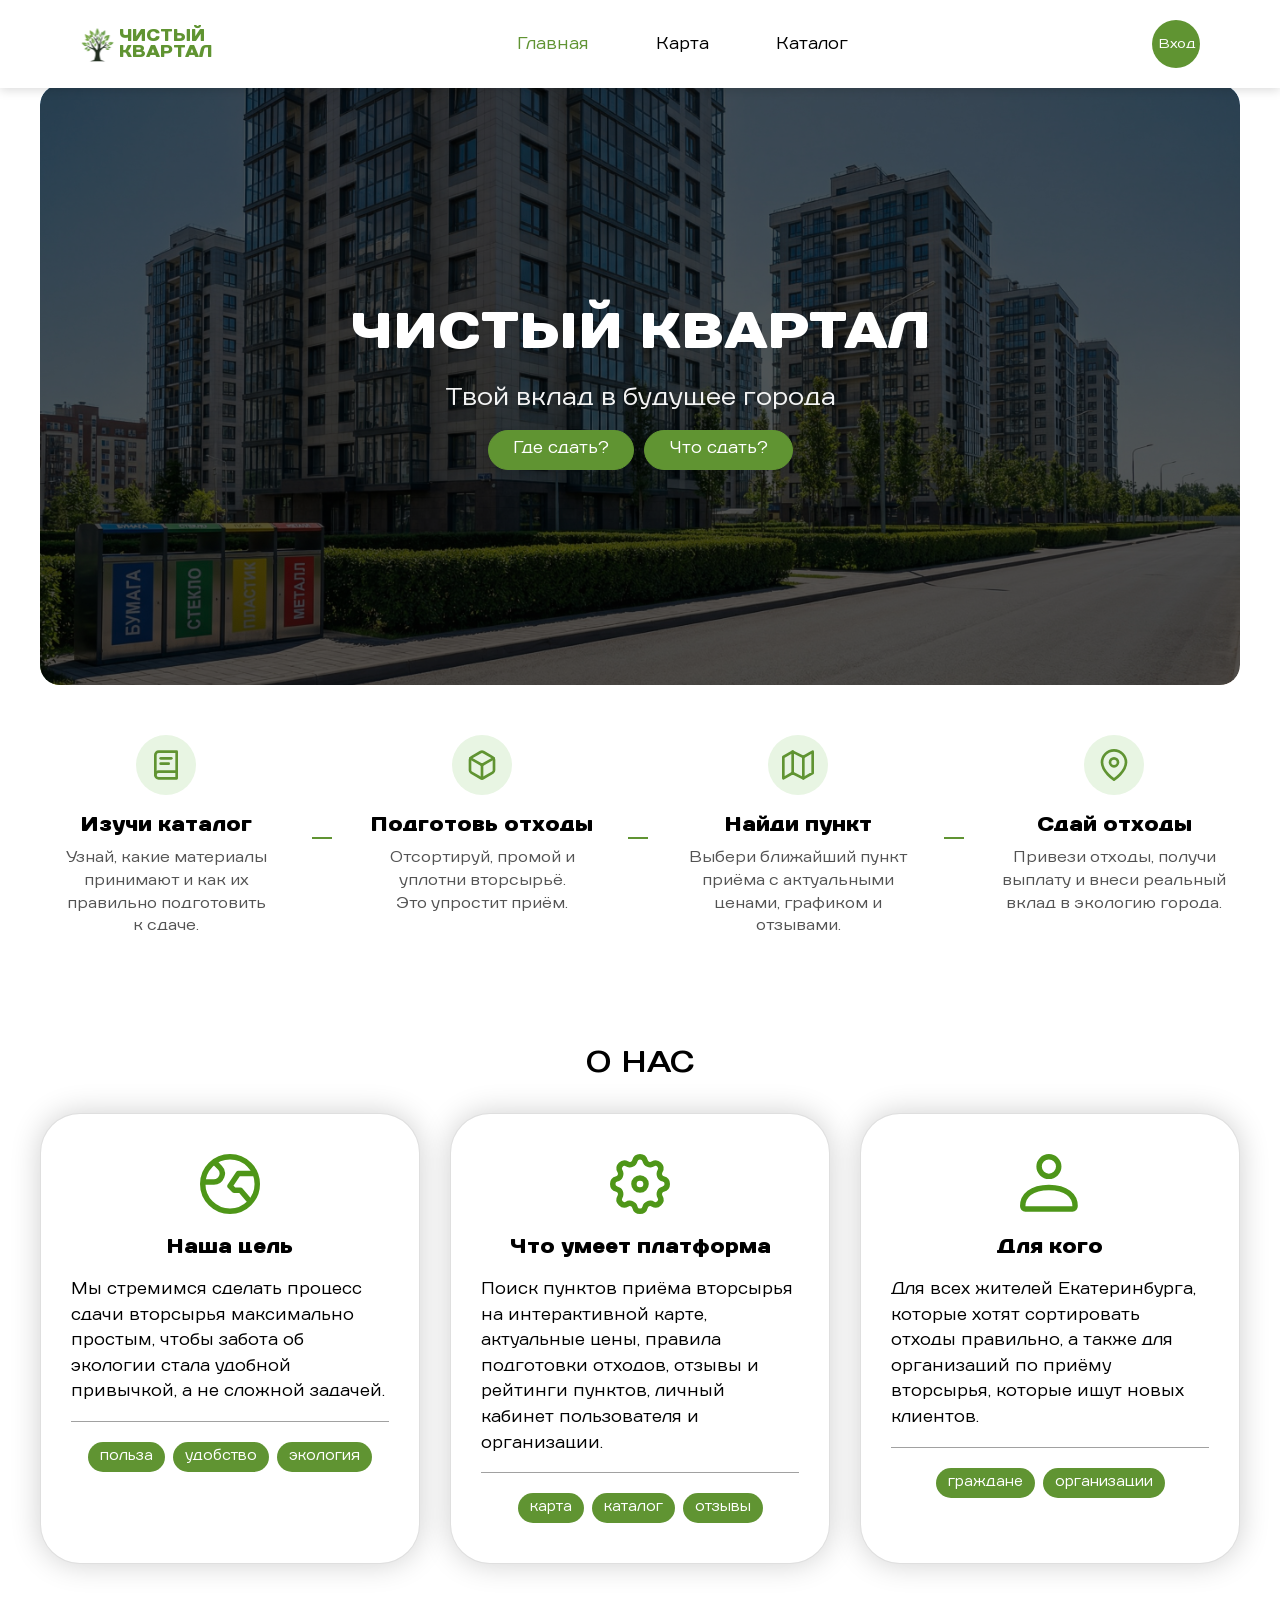
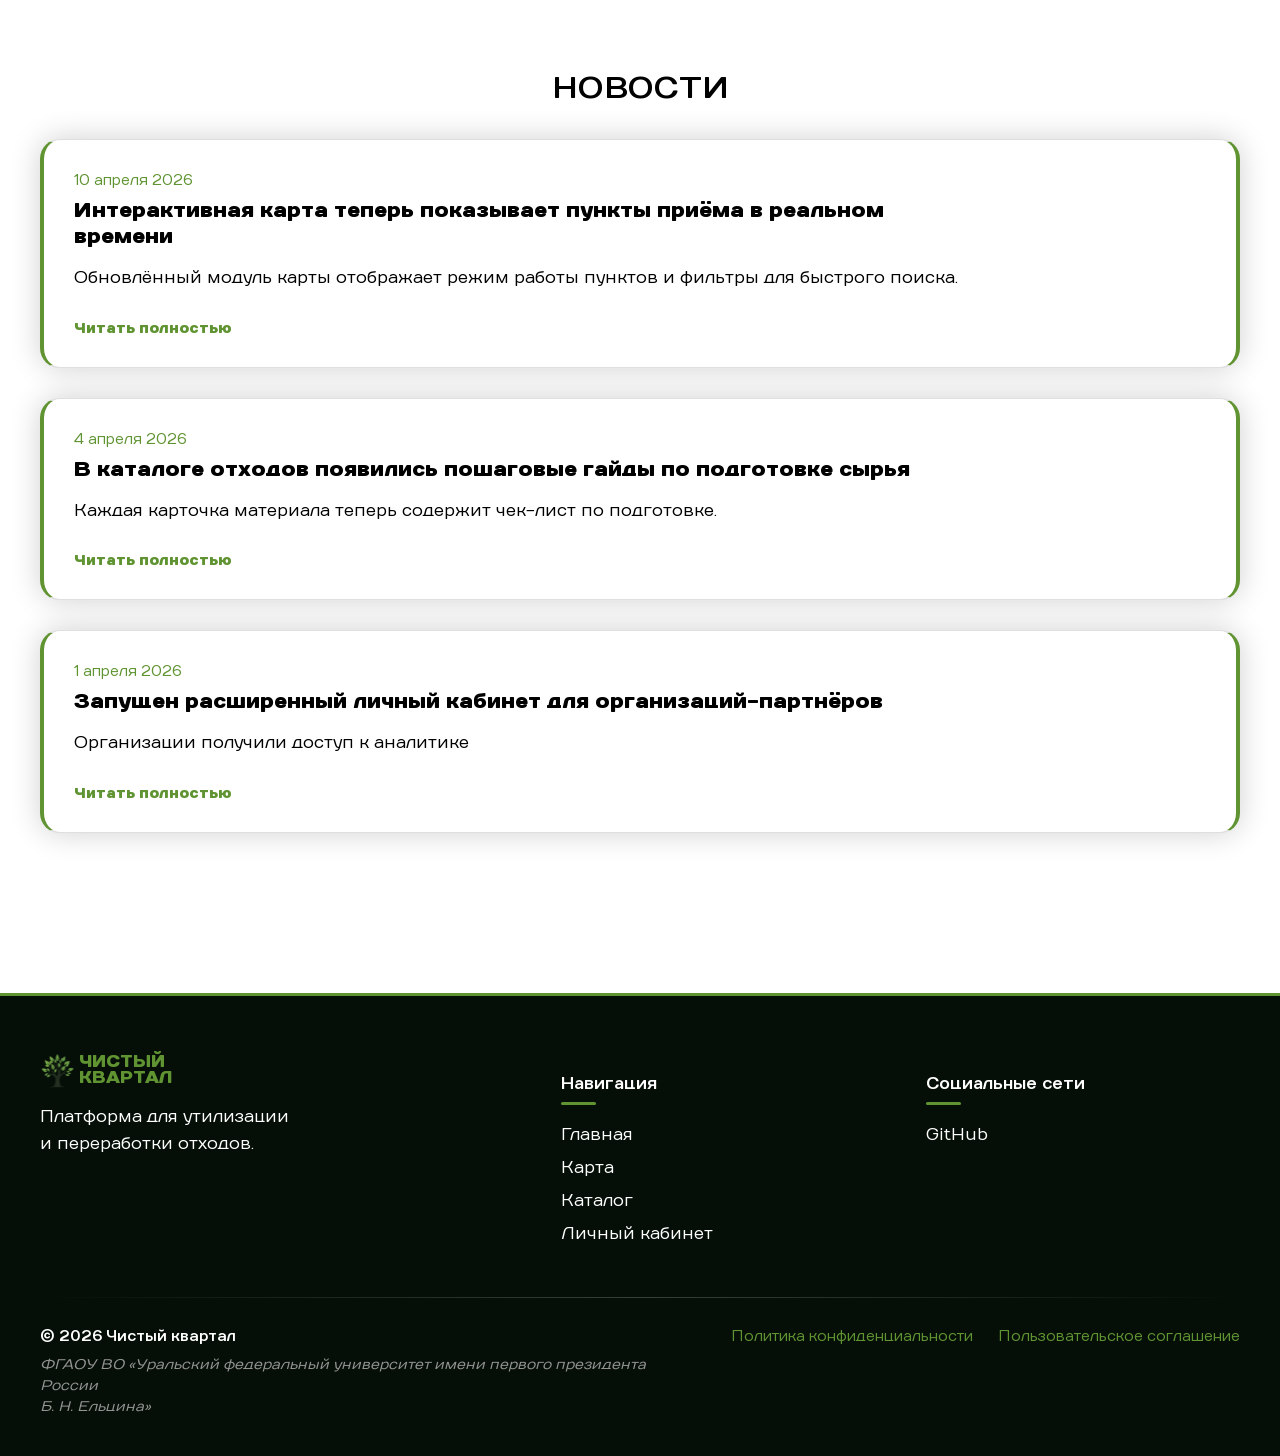
<file: index.html>
<!DOCTYPE html>
<html lang="ru">
    <head>
        <meta charset="UTF-8" />
        <meta name="viewport" content="width=device-width, initial-scale=1.0" />
        <title>Чистый квартал</title>
        <link rel="stylesheet" href="./fonts/fonts.css" />
        <link rel="stylesheet" href="./styles/style.css" />
        <script src="./scripts/auth.js" defer></script>
        <script src="./scripts/index.js" defer></script>
        <link rel="icon" href="./images/logo.svg" sizes="any">
        <link rel="icon" href="./images/logo.svg" type="image/svg+xml">
    </head>
    <body>
        <header class="header">
            <div class="container">
                <a class="logo" href="index.html">
                    <img src="./images/logo.svg" alt="Логотип" class="logo__icon"/>
                    <div class="logo__text">
                        <span>чистый</span>
                        <span>квартал</span>
                    </div>
                </a>

                <button class="header__burger" aria-label="Меню">
                    <span></span>
                    <span></span>
                    <span></span>
                </button>

                <div class="header__nav-group">
                    <nav>
                        <ul class="header__menu">
                            <li class="header__menu-item">
                                <a href="index.html" class="header__menu-link js-nav-link" data-page="index.html">Главная</a>
                            </li>
                            <li class="header__menu-item">
                                <a href="map.html" class="header__menu-link js-nav-link" data-page="map.html">Карта</a>
                            </li>
                            <li class="header__menu-item">
                                <a href="catalog.html" class="header__menu-link js-nav-link" data-page="catalog.html">Каталог</a>
                            </li>
                        </ul>
                    </nav>
                </div>
                <div class="header__button">
                    <button class="header__button-login js-auth-btn" id="authButton">Вход</button>
                </div>
            </div>
        </header>

        <main class="main">
            <section class="hero">
                <div class="hero__image">
                    <div class="hero__image-overlay"></div>
                    <img src="./images/hero.png" alt="Фото" class="hero__image-img">
                    <div class="content">
                        <h1 class="hero__title">Чистый квартал</h1>
                        <p class="hero__description">Твой вклад в будущее города</p>
                        <div class="hero__button">
                            <button class="hero__button-map">Где сдать?</button>
                            <button class="hero__button-catalog">Что сдать?</button>
                        </div>
                    </div>
                </div>
            </section>

            <section class="roadmap-section">
                <div class="roadmap-container">
                    <div class="roadmap-steps">
                        <div class="step-card">
                            <div class="step-icon">
                                <svg viewBox="0 0 24 24" fill="none" stroke="currentColor" stroke-width="2" stroke-linecap="round" stroke-linejoin="round">
                                    <path d="M4 19.5A2.5 2.5 0 0 1 6.5 17H20"></path>
                                    <path d="M6.5 2H20v20H6.5A2.5 2.5 0 0 1 4 19.5v-15A2.5 2.5 0 0 1 6.5 2z"></path>
                                    <path d="M8 7h8"></path>
                                    <path d="M8 11h6"></path>
                                </svg>
                            </div>
                            <h3 class="step-title">Изучи каталог</h3>
                            <p class="step-text">Узнай, какие материалы принимают и как их правильно подготовить <br> к сдаче.</p>
                        </div>

                        <div class="step-card">
                            <div class="step-icon">
                                <svg viewBox="0 0 24 24" fill="none" stroke="currentColor" stroke-width="2" stroke-linecap="round" stroke-linejoin="round">
                                    <path d="M21 16V8a2 2 0 0 0-1-1.73l-7-4a2 2 0 0 0-2 0l-7 4A2 2 0 0 0 3 8v8a2 2 0 0 0 1 1.73l7 4a2 2 0 0 0 2 0l7-4A2 2 0 0 0 21 16z"></path>
                                    <polyline points="3.27 6.96 12 12.01 20.73 6.96"></polyline>
                                    <line x1="12" y1="22.08" x2="12" y2="12"></line>
                                </svg>
                            </div>
                            <h3 class="step-title">Подготовь отходы</h3>
                            <p class="step-text">Отсортируй, промой и уплотни вторсырьё. <br>Это упростит приём.</p>
                        </div>

                        <div class="step-card">
                            <div class="step-icon">
                                <svg viewBox="0 0 24 24" fill="none" stroke="currentColor" stroke-width="2" stroke-linecap="round" stroke-linejoin="round">
                                    <polygon points="1 6 1 22 8 18 16 22 23 18 23 2 16 6 8 2 1 6"></polygon>
                                    <line x1="8" y1="2" x2="8" y2="18"></line>
                                    <line x1="16" y1="6" x2="16" y2="22"></line>
                                </svg>
                            </div>
                            <h3 class="step-title">Найди пункт</h3>
                            <p class="step-text">Выбери ближайший пункт приёма с актуальными ценами, графиком и отзывами.</p>
                        </div>

                        <div class="step-card">
                            <div class="step-icon">
                                <svg viewBox="0 0 24 24" fill="none" stroke="currentColor" stroke-width="2" stroke-linecap="round" stroke-linejoin="round">
                                    <path d="M21 10c0 7-9 13-9 13s-9-6-9-13a9 9 0 0 1 18 0z"></path>
                                    <circle cx="12" cy="10" r="3"></circle>
                                </svg>
                            </div>
                            <h3 class="step-title">Сдай отходы</h3>
                            <p class="step-text">Привези отходы, получи выплату и внеси реальный вклад в экологию города.</p>
                        </div>
                    </div>
                </div>
            </section>

            <section class="about-section">
                <div class="about-section__container">
                    <h2 class="about-section__title">О нас</h2>
                    <div class="cards">
                        <div class="card">
                            <div class="card-image">
                                <img src="images/target.svg" alt="">
                            </div>
                            <h3 class="card__title">Наша цель</h3>
                            <p class="card__text">Мы стремимся сделать процесс сдачи вторсырья максимально простым, чтобы забота об экологии стала удобной привычкой, а не сложной задачей. </p>
                            <div class="card__tag">
                                <span class="tag">польза</span>
                                <span class="tag">удобство</span>
                                <span class="tag">экология</span>
                            </div>
                        </div>
                        <div class="card">
                            <div class="card-image">
                                <img src="images/settings.svg" alt="">
                            </div>
                            <h3 class="card__title">Что умеет платформа</h3>
                            <p class="card__text">Поиск пунктов приёма вторсырья на интерактивной карте, актуальные цены, правила подготовки отходов, отзывы и рейтинги пунктов, личный кабинет пользователя и организации.</p>
                            <div class="card__tag">
                                <span class="tag">карта</span>
                                <span class="tag">каталог</span>
                                <span class="tag">отзывы</span>
                            </div>
                        </div>
                        <div class="card">
                            <div class="card-image">
                                <img src="images/People.svg" alt="">
                            </div>
                            <h3 class="card__title">Для кого</h3>
                            <p class="card__text">Для всех жителей Екатеринбурга, которые хотят сортировать отходы правильно, а также для организаций по приёму вторсырья, которые ищут новых клиентов.</p>
                            <div class="card__tag">
                                <span class="tag">граждане</span>
                                <span class="tag">организации</span>
                            </div>
                        </div>
                    </div>
                </div>
            </section>
            <section class="news">
                <div class="news-section__container">
                    <h2 class="news__title">Новости</h2>
                </div>
                <div class="news-cards">
                    <article class="news-card">
                        <p class="news-card__date">10 апреля 2026</p>
                        <h3 class="news-card__title">Интерактивная карта теперь показывает пункты приёма в реальном времени</h3>
                        <div class="news-card__content">
                            <p class="news-card__short">Обновлённый модуль карты отображает режим работы пунктов и фильтры для быстрого поиска.</p>
                            <div class="news-card__full">
                                <p>Мы значительно улучшили навигацию по карте пунктов приёма. Теперь пользователи могут:</p>
                                <ul>
                                    <li>Фильтровать точки по типу принимаемого сырья</li>
                                    <li>Строить оптимальный маршрут с учётом пробок и графика работы пункта</li>
                                    <li>Оставлять отзывы для помощи другим участникам</li>
                                </ul>
                            </div>
                        </div>
                        <button class="button__read-more"><span class="button__text">Читать полностью</span></button>
                    </article>
                    <article class="news-card">
                        <p class="news-card__date">4 апреля 2026</p>
                        <h3 class="news-card__title"> В каталоге отходов появились пошаговые гайды по подготовке сырья</h3>
                        <div class="news-card__content">
                            <p class="news-card__short">Каждая карточка материала теперь содержит чек-лист по подготовке.</p>
                            <div class="news-card__full">
                                <p>Мы запустили обновлённый каталог отходов с детализированными инструкциями для более чем 200 видов материалов. Что нового:</p>
                                <ul>
                                    <li>Умные фильтры</li>
                                    <li>Визуальные чек-листы</li>
                                </ul>
                            </div>
                        </div>
                        <button class="button__read-more"><span class="button__text">Читать полностью</span></button>
                    </article>
                    <article class="news-card">
                        <p class="news-card__date">1 апреля 2026</p>
                        <h3 class="news-card__title">Запущен расширенный личный кабинет для организаций-партнёров</h3>
                        <div class="news-card__content">
                            <p class="news-card__short">Организации получили доступ к аналитике</p>
                            <div class="news-card__full">
                                <p>Новый раздел «Кабинет организации» включает:</p>
                                <ul>
                                    <li>Дашборд с метриками</li>
                                    <li>Авто-отчётность</li>
                                </ul>
                            </div>
                        </div>
                        <button class="button__read-more"><span class="button__text">Читать полностью</span></button>
                    </article>
                </div>
            </section>
        </main>

        <footer class="footer">
            <div class="footer__container">
                <div class="footer-top">
                    <div class="footer-column">
                        <div class="logo">
                            <img src="./images/logo.svg" alt="Логотип" class="logo__icon"/>
                            <div class="logo__text">
                                <span>чистый</span>
                                <span>квартал</span>
                            </div>
                        </div>
                        <p class="footer-description">Платформа для утилизации и переработки отходов.</p>
                    </div>
                    <div class="footer-column">
                        <h4 class="footer-heading">Навигация</h4>
                        <ul class="footer-links">
                            <li><a href="index.html">Главная</a></li>
                            <li><a href="map.html">Карта</a></li>
                            <li><a href="catalog.html">Каталог</a></li>
                            <li><a href="profile.html">Личный кабинет</a></li>
                        </ul>
                    </div>
                    <div class="footer-column">
                        <h4 class="footer-heading">Социальные сети</h4>
                        <ul class="footer-contacts">
                            <li>
                                <a href="https://github.com/trussty42/chistiykvartal" class="social-link" title="GitHub">GitHub</a>
                            </li>
                        </ul>
                    </div>
                </div>

                <div class="footer-divider"></div>

                <div class="footer-bottom">
                    <div class="footer-copyright">
                        <p>© 2026 Чистый квартал</p>
                        <p class="university-info">
                            ФГАОУ ВО «Уральский федеральный университет имени первого президента России <br> Б. Н. Ельцина»
                        </p>
                    </div>

                    <div class="footer-legal">
                        <a href="#">Политика конфиденциальности</a>
                        <a href="#">Пользовательское соглашение</a>
                    </div>
                </div>
            </div>
        </footer>
    </body>
</html>
</file>
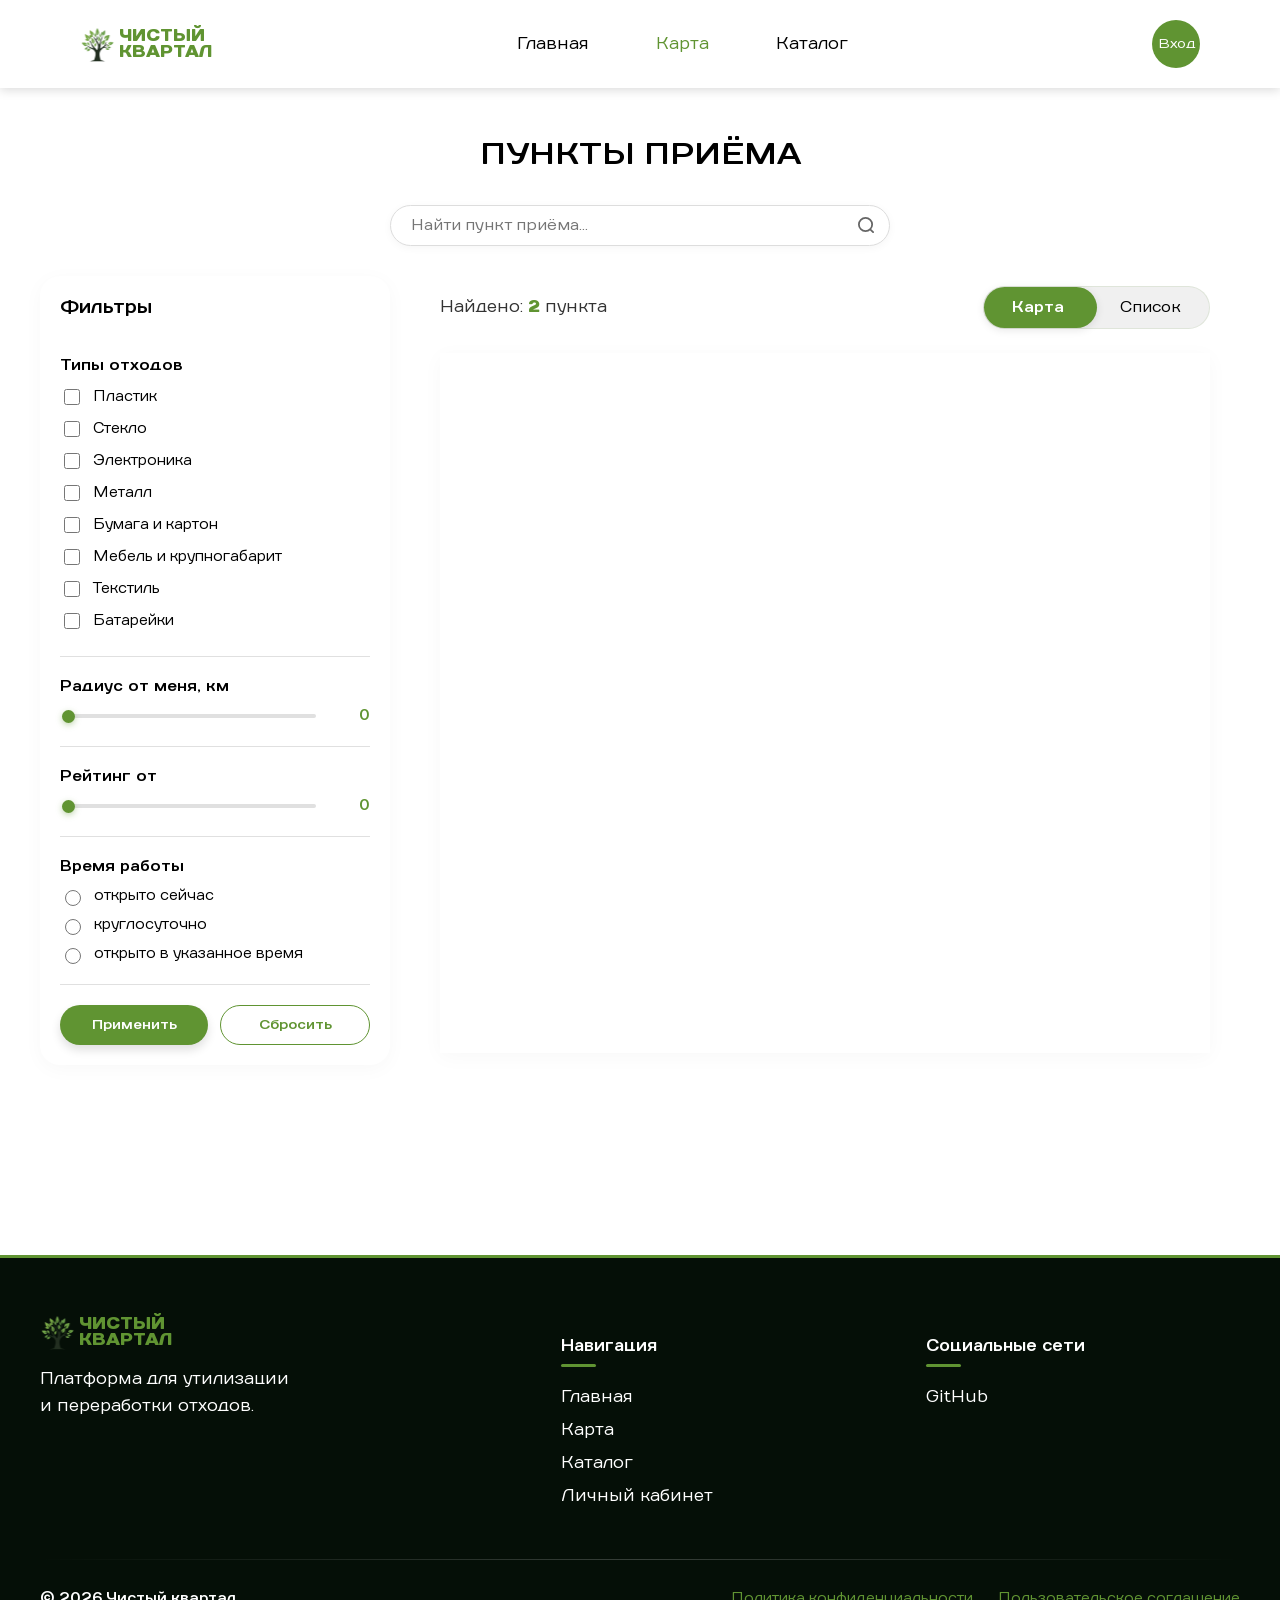
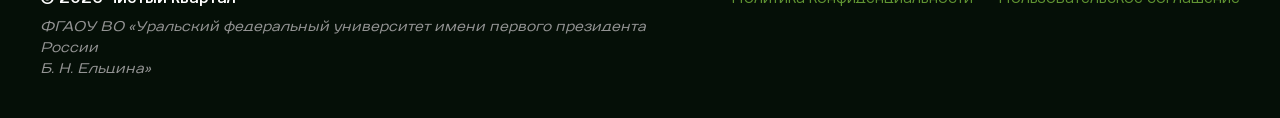
<file: map.html>
<!DOCTYPE html>
<html lang="ru">
    <head>
        <meta charset="UTF-8" />
        <meta name="viewport" content="width=device-width, initial-scale=1.0" />
        <title>Карта пунктов приёма</title>
        <link rel="stylesheet" href="./fonts/fonts.css" />
        <link rel="stylesheet" href="./styles/style.css" />
        <link rel="stylesheet" href="./styles/map.css" />
        <link rel="icon" href="./images/logo.svg" sizes="any">
        <link rel="icon" href="./images/logo.svg" type="image/svg+xml">
        <script src="https://api-maps.yandex.ru/2.1/?apikey=3c229f6e-bb1f-4615-8a4f-3cd8454c1172&lang=ru_RU" type="text/javascript"></script>
        <script src="./scripts/auth.js" defer></script>
        <script src="./scripts/index.js" defer></script>
        <script src="./scripts/map.js" defer></script>
    </head>
    <body>
        <header class="header">
            <div class="container">
                <a class="logo" href="index.html">
                    <img src="./images/logo.svg" alt="Логотип" class="logo__icon"/>
                    <div class="logo__text">
                        <span>чистый</span>
                        <span>квартал</span>
                    </div>
                </a>

                <button class="header__burger" aria-label="Меню">
                    <span></span>
                    <span></span>
                    <span></span>
                </button>

                <div class="header__nav-group">
                    <nav>
                        <ul class="header__menu">
                            <li class="header__menu-item">
                                <a href="index.html" class="header__menu-link js-nav-link" data-page="index.html">Главная</a>
                            </li>
                            <li class="header__menu-item">
                                <a href="map.html" class="header__menu-link js-nav-link" data-page="map.html">Карта</a>
                            </li>
                            <li class="header__menu-item">
                                <a href="catalog.html" class="header__menu-link js-nav-link" data-page="catalog.html">Каталог</a>
                            </li>
                        </ul>
                    </nav>
                </div>
                <div class="header__button">
                    <button class="header__button-login" id="authButton">Вход</button>
                </div>
            </div>
        </header>

        <main class="main">
            <section class="map-section">
                <h2 class="map-title">Пункты приёма</h2>
        
                <div class="map-search-top">
                    <div class="map-input-wrapper">
                        <input type="text" id="searchInput" placeholder="Найти пункт приёма...">
                        <img src="./images/search.svg" class="search-icon" alt="Поиск">
                    </div>
                </div>
                
                

                <div class="map-layout">
                    <!-- Боковая панель с фильтрами -->
                    <aside class="filters-sidebar" id="filtersSidebar">
                        <div class="filters-header">
                            <h3>Фильтры</h3>
                            <button class="filters-close" id="filtersClose">&times;</button>
                        </div>
                        
                        <div class="filters-content">
                            <!-- Типы отходов -->
                            <div class="filter-group">
                                <h4>Типы отходов</h4>
                                <div class="checkbox-list">
                                    <label class="checkbox-item"><input type="checkbox" name="type"> Пластик</label>
                                    <label class="checkbox-item"><input type="checkbox" name="type"> Стекло</label>
                                    <label class="checkbox-item"><input type="checkbox" name="type"> Электроника</label>
                                    <label class="checkbox-item"><input type="checkbox" name="type"> Металл</label>
                                    <label class="checkbox-item"><input type="checkbox" name="type"> Бумага и картон</label>
                                    <label class="checkbox-item"><input type="checkbox" name="type"> Мебель и крупногабарит</label>
                                    <label class="checkbox-item"><input type="checkbox" name="type"> Текстиль</label>
                                    <label class="checkbox-item"><input type="checkbox" name="type"> Батарейки</label>
                                    <label class="checkbox-item"><input type="checkbox" name="type"> Строительный мусор</label>
                                    <label class="checkbox-item"><input type="checkbox" name="type"> Дерево</label>
                                    <label class="checkbox-item"><input type="checkbox" name="type"> Автошины</label>
                                    <label class="checkbox-item"><input type="checkbox" name="type"> Лампочки</label>
                                </div>
                            </div>

                            <!-- Радиус -->
                            <div class="filter-group">
                                <h4>Радиус от меня, км</h4>
                                <div class="range-wrapper">
                                    <input type="range" id="radiusRange" min="1" max="50" value="0">
                                    <span class="range-value" id="radiusValue">0</span>
                                </div>
                            </div>

                            <!-- Рейтинг -->
                            <div class="filter-group">
                                <h4>Рейтинг от</h4>
                                <div class="range-wrapper">
                                    <input type="range" id="ratingRange" min="0" max="5" step="0.5" value="0">
                                    <span class="range-value" id="ratingValue">0</span>
                                </div>
                            </div>

                            <!-- Время работы -->
                            <div class="filter-group">
                                <h4>Время работы</h4>
                                <div class="radio-list">
                                    <label class="radio-item">
                                        <input type="radio" name="hours" value="now">
                                        <span>открыто сейчас</span>
                                    </label>
                                    <label class="radio-item">
                                        <input type="radio" name="hours" value="24">
                                        <span>круглосуточно</span>
                                    </label>
                                    <label class="radio-item">
                                        <input type="radio" name="hours" value="custom" id="customTimeRadio">
                                        <span>открыто в указанное время</span>
                                    </label>
                                </div>
                                
                                <!-- Блок выбора времени (скрыт по умолчанию) -->
                                <div class="custom-time-picker" id="customTimePicker" style="display: none; margin-top: 16px; padding: 16px; background: #f8faf8; border-radius: 12px;">
                                    <div class="time-picker-row">
                                        <label style="display: block; margin-bottom: 8px; font-size: 14px; font-weight: 600;">Дата:</label>
                                        <input type="date" id="customDate" class="time-input" style="width: 100%; padding: 10px; border: 1px solid #ddd; border-radius: 8px; font-size: 14px;">
                                    </div>
                                    
                                    <div class="time-picker-row" style="margin-top: 12px;">
                                        <label style="display: block; margin-bottom: 8px; font-size: 14px; font-weight: 600;">Время:</label>
                                        <div style="display: grid; grid-template-columns: 1fr 1fr; gap: 10px;">
                                            <div>
                                                <label style="font-size: 12px; color: #666;">С</label>
                                                <input type="time" id="timeFrom" class="time-input" style="width: 100%; padding: 8px; border: 1px solid #ddd; border-radius: 8px; font-size: 14px;">
                                            </div>
                                            <div>
                                                <label style="font-size: 12px; color: #666;">До</label>
                                                <input type="time" id="timeTo" class="time-input" style="width: 100%; padding: 8px; border: 1px solid #ddd; border-radius: 8px; font-size: 14px;">
                                            </div>
                                        </div>
                                    </div>
                                </div>
                            </div>

                            <!-- Кнопки -->
                            <div class="filter-actions">
                                <button class="btn-apply" id="applyFilters">Применить</button>
                                <button class="btn-reset" id="resetFilters">Сбросить</button>
                            </div>
                        </div>
                    </aside>

                    <div class="map-content">
                        <div class="map-control">
                            <div class="found-count">Найдено: <strong>2</strong> пункта</div>
                            <!-- кАРТА И СПИСОК -->
                            <div class="view-switcher">
                                <input type="radio" id="viewMap" name="view" value="map" checked>
                                <label for="viewMap" class="switch-label">
                                    <span class="switch-text">Карта</span>
                                </label>
                                
                                <input type="radio" id="viewList" name="view" value="list">
                                <label for="viewList" class="switch-label">
                                    <span class="switch-text">Список</span>
                                </label>
                                
                                <div class="switch-slider"></div>
                            </div>
                        </div>
                        <!-- Карта -->
                        <div class="map-view active" id="mapView">
                            <div id="map" class="map-container"></div>
                        </div>

                        <!-- Список -->
                        <div class="list-view" id="listView">
                            <div class="list-header">
                                <select class="sort-select" id="sortSelect">
                                    <option value="default">По умолчанию</option>
                                    <option value="name-asc">По названию А-Я</option>
                                    <option value="name-desc">По названию Я-А</option>
                                    <option value="rating">По рейтингу</option>
                                    <option value="distance">По расстоянию</option>
                                </select>
                            </div>
                            <div class="list-content" id="listContent">
                                <!-- Пункты будут генерироваться здесь -->
                            </div>
                        </div>
                    </div>
                </div>

                <!-- Боковая панель с информацией -->
                <aside class="point-side-panel" id="pointSidePanel">
                    <button class="panel-close" onclick="closeSidePanel()">
                        <svg width="24" height="24" viewBox="0 0 24 24" fill="none" stroke="#333" stroke-width="2.5">
                            <line x1="18" y1="6" x2="6" y2="18"></line>
                            <line x1="6" y1="6" x2="18" y2="18"></line>
                        </svg>
                    </button>
                    
                    <div class="panel-content" id="panelContent">
                        <!-- Заполняется через JS -->
                    </div>

                    <div class="panel-footer">
                        <button class="panel-btn panel-btn-primary btn-review-full" onclick="openReviewForm()">
                            Написать отзыв
                        </button>
                    </div>
                </aside>
            </section>
        </main>

        <footer class="footer">
            <div class="footer__container">
                <div class="footer-top">
                    <div class="footer-column">
                        <div class="logo">
                            <img src="./images/logo.svg" alt="Логотип" class="logo__icon"/>
                            <div class="logo__text">
                                <span>чистый</span>
                                <span>квартал</span>
                            </div>
                        </div>
                        <p class="footer-description">Платформа для утилизации и переработки отходов.</p>
                    </div>
                    <div class="footer-column">
                        <h4 class="footer-heading">Навигация</h4>
                        <ul class="footer-links">
                            <li><a href="index.html">Главная</a></li>
                            <li><a href="map.html">Карта</a></li>
                            <li><a href="catalog.html">Каталог</a></li>
                            <li><a href="profile.html">Личный кабинет</a></li>
                        </ul>
                    </div>
                    <div class="footer-column">
                        <h4 class="footer-heading">Социальные сети</h4>
                        <ul class="footer-contacts">
                            <li>
                                <a href="https://github.com/trussty42/chistiykvartal" class="social-link" title="GitHub">GitHub</a>
                            </li>
                        </ul>
                    </div>
                </div>

                <div class="footer-divider"></div>

                <div class="footer-bottom">
                    <div class="footer-copyright">
                        <p>© 2026 Чистый квартал</p>
                        <p class="university-info">
                            ФГАОУ ВО «Уральский федеральный университет имени первого президента России <br> Б. Н. Ельцина»
                        </p>
                    </div>

                    <div class="footer-legal">
                        <a href="#">Политика конфиденциальности</a>
                        <a href="#">Пользовательское соглашение</a>
                    </div>
                </div>
            </div>
        </footer>
    </body>
</html>
</file>
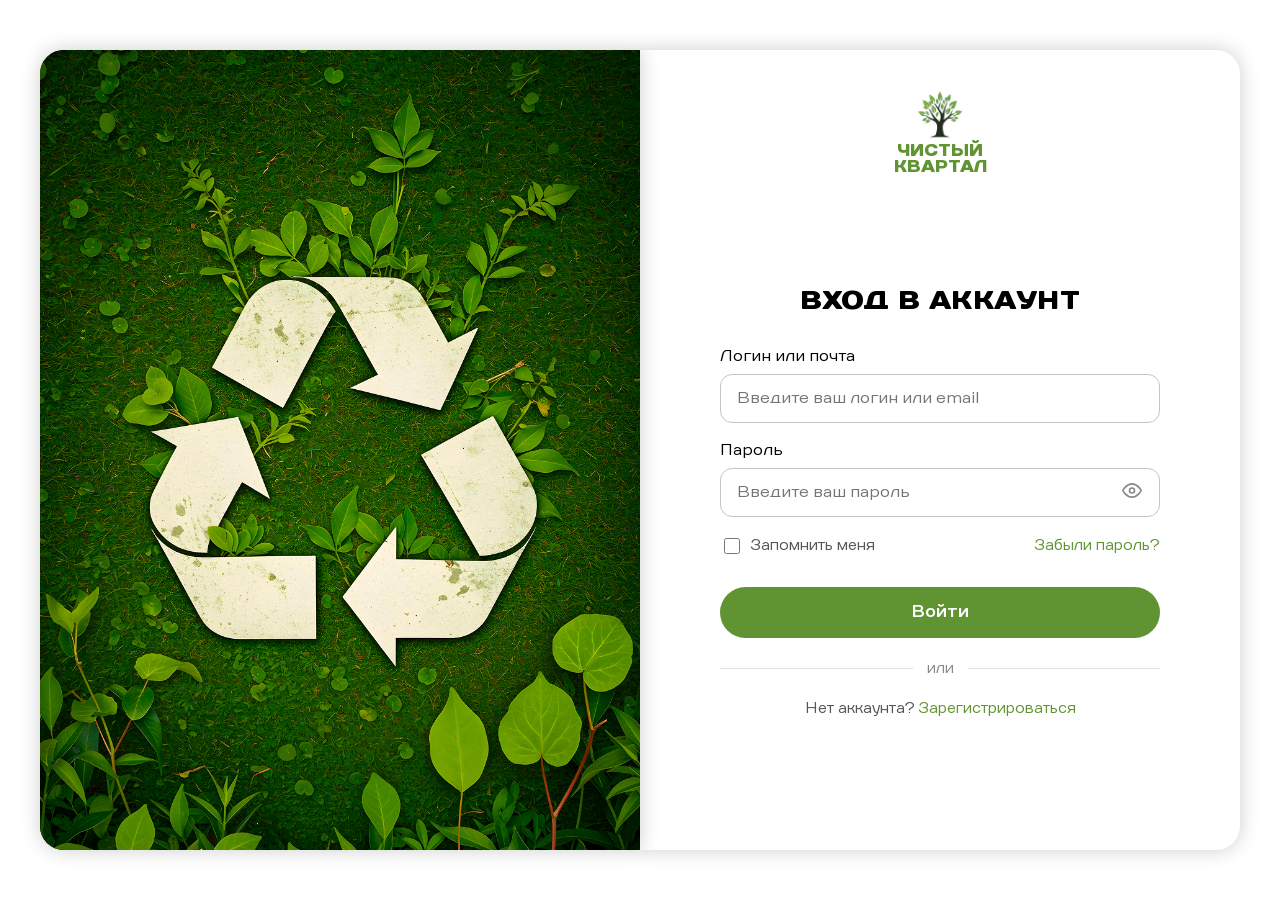
<file: profile.html>
<!DOCTYPE html>
<html lang="ru">
<head>
    <meta charset="UTF-8" />
    <meta name="viewport" content="width=device-width, initial-scale=1.0" />
    <title>Чистый квартал — Вход</title>
    <link rel="stylesheet" href="./fonts/fonts.css" />
    <link rel="stylesheet" href="./styles/style.css" />
    <link rel="stylesheet" href="./styles/auth.css" />
    <link rel="icon" href="./images/logo.svg" sizes="any">
    <link rel="icon" href="./images/logo.svg" type="image/svg+xml">
</head>
<body>
    <div class="auth-layout">
        <div class="auth-image-wrapper">
            <img src="./images/auth-bg.jpg" alt="Вход и регистрация" class="auth-image">
        </div>

        <div class="auth-form-wrapper">
            <a href="index.html" class="auth-logo">
                <img src="./images/logo.svg" alt="Логотип">
                <span>чистый<br>квартал</span>
            </a>

            <div class="auth-form-container">
                <form id="loginForm" class="auth-form active">
                    <h2 class="auth-title">ВХОД В АККАУНТ</h2>
                    
                    <div class="form-group">
                        <label for="loginInput">Логин или почта</label>
                        <input type="text" id="loginInput" placeholder="Введите ваш логин или email" required>
                    </div>
                    
                    <div class="form-group">
                        <label for="loginPassword">Пароль</label>
                        <div class="password-input-wrapper">
                            <input type="password" id="loginPassword" placeholder="Введите ваш пароль" required>
                            <button type="button" class="toggle-password" aria-label="Показать пароль">
                                <svg class="eye-icon" viewBox="0 0 24 24" fill="none" stroke="currentColor" stroke-width="2"><path d="M1 12s4-8 11-8 11 8 11 8-4 8-11 8-11-8-11-8z"/><circle cx="12" cy="12" r="3"/></svg>
                                <svg class="eye-off-icon hidden" viewBox="0 0 24 24" fill="none" stroke="currentColor" stroke-width="2"><path d="M17.94 17.94A10.07 10.07 0 0 1 12 20c-7 0-11-8-11-8a18.45 18.45 0 0 1 5.06-5.94M9.9 4.24A9.12 9.12 0 0 1 12 4c7 0 11 8 11 8a18.5 18.5 0 0 1-2.16 3.19m-6.72-1.07a3 3 0 1 1-4.24-4.24"/><line x1="1" y1="1" x2="23" y2="23"/></svg>
                            </button>
                        </div>
                    </div>

                    <div class="form-options">
                        <label class="checkbox-label">
                            <input type="checkbox" name="remember">
                            <span>Запомнить меня</span>
                        </label>
                        <a href="#" class="link">Забыли пароль?</a>
                    </div>

                    <button type="submit" class="btn-primary btn-full">Войти</button>
                    
                    <div class="divider"><span>или</span></div>
                    <p class="auth-footer">Нет аккаунта? <a href="#" class="link switch-to-register">Зарегистрироваться</a></p>
                </form>

                <form id="registerForm" class="auth-form">
                    <h2 class="auth-title">РЕГИСТРАЦИЯ</h2>

                    <div class="form-fields user-fields">
                        <div class="form-group">
                            <label>Логин</label>
                            <input type="text" name="login" placeholder="Введите ваш логин" required>
                        </div>
                        <div class="form-group">
                            <label>Почта</label>
                            <input type="email" name="email" placeholder="Введите ваш email" required>
                        </div>
                    </div>

                    <div class="form-group">
                        <label>Пароль</label>
                        <div class="form-group-password">
                            <div class="password-input-wrapper">
                                <input type="password" name="password" placeholder="Придумайте пароль" required>
                                <button type="button" class="toggle-password">
                                    <svg class="eye-icon" viewBox="0 0 24 24" fill="none" stroke="currentColor" stroke-width="2"><path d="M1 12s4-8 11-8 11 8 11 8-4 8-11 8-11-8-11-8z"/><circle cx="12" cy="12" r="3"/></svg>
                                    <svg class="eye-off-icon hidden" viewBox="0 0 24 24" fill="none" stroke="currentColor" stroke-width="2"><path d="M17.94 17.94A10.07 10.07 0 0 1 12 20c-7 0-11-8-11-8a18.45 18.45 0 0 1 5.06-5.94M9.9 4.24A9.12 9.12 0 0 1 12 4c7 0 11 8 11 8a18.5 18.5 0 0 1-2.16 3.19m-6.72-1.07a3 3 0 1 1-4.24-4.24"/><line x1="1" y1="1" x2="23" y2="23"/></svg>
                                </button>
                            </div>
                            <div class="password-input-wrapper">
                                <input type="password" name="passwordConfirm" placeholder="Подтвердите пароль" required>
                                <button type="button" class="toggle-password">
                                    <svg class="eye-icon" viewBox="0 0 24 24" fill="none" stroke="currentColor" stroke-width="2"><path d="M1 12s4-8 11-8 11 8 11 8-4 8-11 8-11-8-11-8z"/><circle cx="12" cy="12" r="3"/></svg>
                                    <svg class="eye-off-icon hidden" viewBox="0 0 24 24" fill="none" stroke="currentColor" stroke-width="2"><path d="M17.94 17.94A10.07 10.07 0 0 1 12 20c-7 0-11-8-11-8a18.45 18.45 0 0 1 5.06-5.94M9.9 4.24A9.12 9.12 0 0 1 12 4c7 0 11 8 11 8a18.5 18.5 0 0 1-2.16 3.19m-6.72-1.07a3 3 0 1 1-4.24-4.24"/><line x1="1" y1="1" x2="23" y2="23"/></svg>
                                </button>
                            </div>
                        </div>
                    </div>

                    <div class="checkbox-group">
                        <label class="checkbox-label">
                            <input type="checkbox" name="agreeTerms" required>
                            <span>Я ознакомлен(а) с <a href="#" class="link">Пользовательским соглашением</a>.</span>
                        </label>
                        <label class="checkbox-label">
                            <input type="checkbox" name="agreeData" required>
                            <span>Я даю согласие на <a href="#" class="link">обработку персональных данных</a>.</span>
                        </label>
                    </div>

                    <button type="submit" class="btn-primary btn-full">Зарегистрироваться</button>
                    
                    <div class="divider"><span>или</span></div>
                    <p class="auth-footer">Уже есть аккаунт? <a href="#" class="link switch-to-login">Войти</a></p>
                </form>
            </div>
        </div>
    </div>

    <script src="./scripts/auth.js" defer></script>
</body>
</html>
</file>
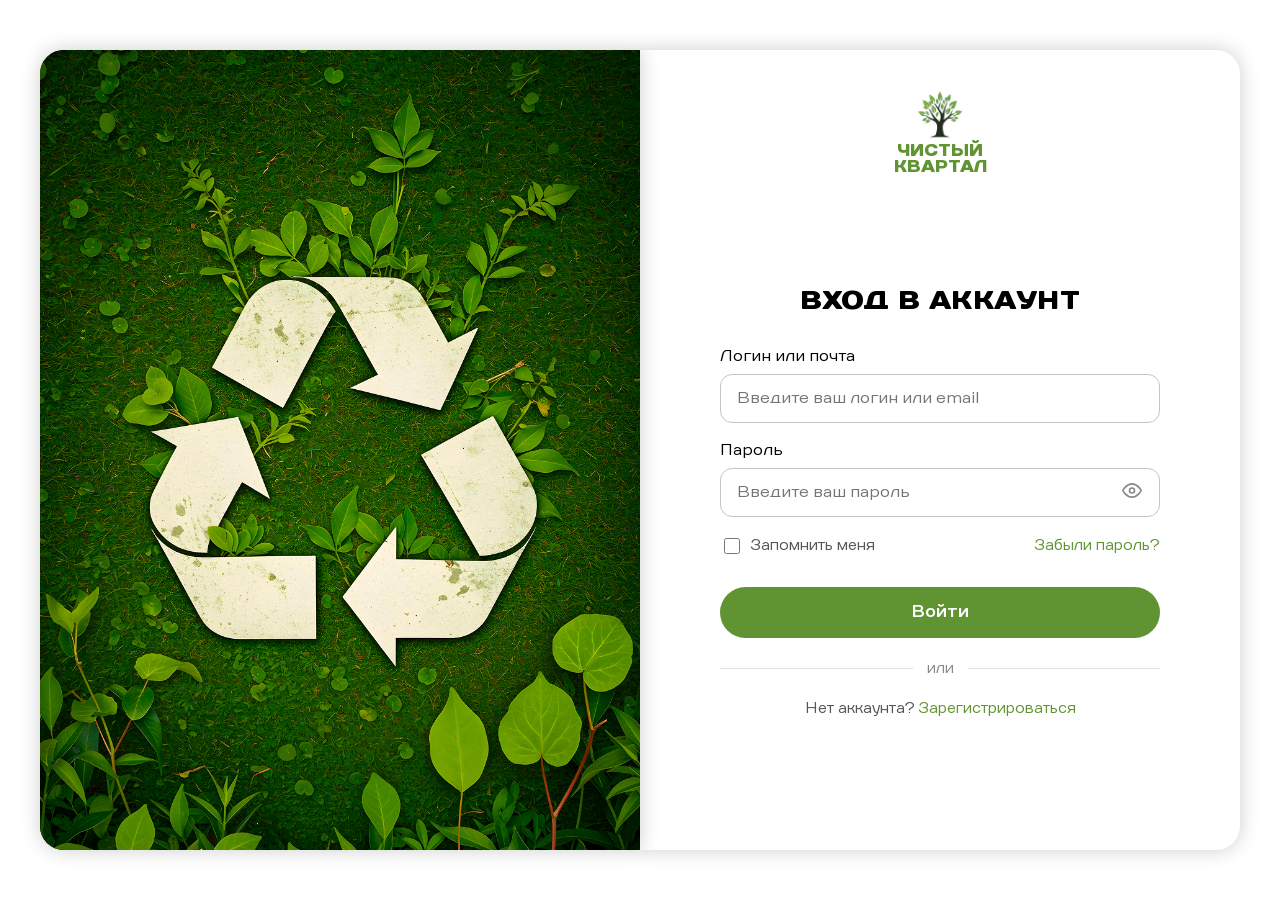
<file: frontend/dashboard.html>
<!DOCTYPE html>
<html lang="ru">
    <head>
        <meta charset="UTF-8" />
        <meta name="viewport" content="width=device-width, initial-scale=1.0" />
        <title>Личный кабинет</title>
        <link rel="stylesheet" href="./fonts/fonts.css" />
        <link rel="stylesheet" href="./styles/style.css" />
        <link rel="stylesheet" href="./styles/dashboard.css" />
        <link rel="icon" href="./images/logo.svg" sizes="any">
        <link rel="icon" href="./images/logo.svg" type="image/svg+xml">
        <script src="./scripts/auth.js" defer></script>
        <script src="./scripts/toast.js" defer></script>
        <script src="./scripts/dashboard.js" defer></script>
        <script src="./scripts/check_auth.js"></script>
        <script>
            (async () => {
                await requireAuth();
            })();requireAuth();
        </script>
    </head>
    <body>
        <header class="header">
            <div class="container">
                <a class="logo" href="index.html">
                    <img src="./images/logo.svg" alt="Логотип" class="logo__icon"/>
                    <div class="logo__text">
                        <span>чистый</span>
                        <span>квартал</span>
                    </div>
                </a>

                <button class="header__burger" aria-label="Меню">
                    <span></span>
                    <span></span>
                    <span></span>
                </button>

                <div class="header__nav-group">
                    <nav>
                        <ul class="header__menu">
                            <li class="header__menu-item">
                                <a href="index.html" class="header__menu-link js-nav-link" data-page="index.html">Главная</a>
                            </li>
                            <li class="header__menu-item">
                                <a href="map.html" class="header__menu-link js-nav-link" data-page="map.html">Карта</a>
                            </li>
                            <li class="header__menu-item">
                                <a href="catalog.html" class="header__menu-link js-nav-link" data-page="catalog.html">Каталог</a>
                            </li>
                        </ul>
                    </nav>
                </div>
                <div class="header__button">
                    <button class="header__button-login" id="authButton"></button>
                </div>
            </div>
        </header>

        <main class="dashboard-main">
            <div class="dashboard-container">
                <aside class="dashboard-sidebar">
                    <div class="user-mini-profile">
                    <div class="user-avatar" id="sidebarAvatar">
                        <!-- Дефолтная иконка -->
                        <svg width="24" height="24" viewBox="0 0 24 24" fill="none" stroke="currentColor" stroke-width="2" stroke-linecap="round" stroke-linejoin="round">
                            <path d="M20 21v-2a4 4 0 0 0-4-4H8a4 4 0 0 0-4 4v2"></path>
                            <circle cx="12" cy="7" r="4"></circle>
                        </svg>
                    </div>
                    <div class="user-avatar-photo" id="sidebarAvatarPhoto">
                        <!-- Сюда JS будет подставлять фото -->
                        <img src="" class="avatar-img" />
                    </div>
                    <div class="user-info">
                        <span class="user-name" id="userName"></span>
                        <span class="user-joined" id="userJoined"></span>
                    </div>
                </div>

                    <nav class="dashboard-nav">
                        <ul>
                            <li class="nav-item active" data-tab="profile">
                                <svg width="20" height="20" viewBox="0 0 24 24" fill="none" stroke="currentColor" stroke-width="2">
                                    <path d="M20 21v-2a4 4 0 0 0-4-4H8a4 4 0 0 0-4 4v2"></path>
                                    <circle cx="12" cy="7" r="4"></circle>
                                </svg>
                                <span>Личные данные</span>
                            </li>
                            <li class="nav-item" data-tab="history">
                                <svg width="20" height="20" viewBox="0 0 24 24" fill="none" stroke="currentColor" stroke-width="2">
                                    <circle cx="12" cy="12" r="10"></circle>
                                    <polyline points="12 6 12 12 16 14"></polyline>
                                </svg>
                                <span>История сдач</span>
                            </li>
                            <li class="nav-item" data-tab="achievements">
                                <svg width="20" height="20" viewBox="0 0 24 24" fill="none" stroke="currentColor" stroke-width="2">
                                    <path d="M12 2l3.09 6.26L22 9.27l-5 4.87 1.18 6.88L12 17.77l-6.18 3.25L7 14.14 2 9.27l6.91-1.01L12 2z"></path>
                                </svg>
                                <span>Достижения</span>
                            </li>
                            <li class="nav-item" data-tab="organizations">
                                <svg width="20" height="20" viewBox="0 0 24 24" fill="none" stroke="currentColor" stroke-width="2">
                                    <path d="M3 21h18M5 21V7l8-4v18M19 21V11l-6-4"></path>
                                    <path d="M9 9v.01M9 12v.01M9 15v.01M9 18v.01"></path>
                                </svg>
                                <span>Мои организации</span>
                                <span class="nav-badge" id="orgCount"></span>
                            </li>
                        </ul>
                    </nav>

                    <button class="logout-btn" id="logoutBtn">
                        <svg width="18" height="18" viewBox="0 0 24 24" fill="none" stroke="currentColor" stroke-width="2">
                            <path d="M9 21H5a2 2 0 0 1-2-2V5a2 2 0 0 1 2-2h4"></path>
                            <polyline points="16 17 21 12 16 7"></polyline>
                            <line x1="21" y1="12" x2="9" y2="12"></line>
                        </svg>
                        Выйти
                    </button>
                </aside>

                <section class="dashboard-content">
                    <div class="tab-content active" id="profile-tab">
                        <h2 class="dashboard-title">Личные данные</h2>
                        
                        <form class="profile-form" id="profileForm">
                            
                            <div class="profile-layout">
                                
                                <div class="profile-fields">
                                    <div class="form-group">
                                        <label>Логин *</label>
                                        <input type="text" name="login" id="inputLogin" required/>
                                    </div>
                                    <div class="form-group">
                                        <label>Email *</label>
                                        <input type="email" name="email" id="inputEmail" required/>
                                    </div>
                                    <div class="form-group">
                                        <label>Фамилия</label>
                                        <input type="text" name="surname" id="inputSurname"/>
                                    </div>
                                    <div class="form-group">
                                        <label>Имя</label>
                                        <input type="text" name="name" id="inputName"/>
                                    </div>
                                    <div class="form-group">
                                        <label>Отчество</label>
                                        <input type="text" name="middle-name" id="inputMiddleName"/>
                                    </div>
                                    <div class="form-group">
                                        <label>Город</label>
                                        <input type="text" name="city" id="inputCity" />
                                    </div>

                                    <div class="form-actions">
                                        <button type="submit" class="btn-primary">Сохранить изменения</button>
                                        <span class="form-status" id="formStatus"></span>
                                    </div>
                                </div>

                                <div class="profile-avatar-wrapper">
                                    <div class="avatar-preview" id="avatarPreview">
                                        <div class="user-avatar-large">
                                            <!-- Иконка по умолчанию -->
                                            <svg width="48" height="48" viewBox="0 0 24 24" fill="none" stroke="currentColor" stroke-width="2">
                                                <path d="M20 21v-2a4 4 0 0 0-4-4H8a4 4 0 0 0-4 4v2"></path>
                                                <circle cx="12" cy="7" r="4"></circle>
                                            </svg>
                                        </div>
                                        
                                        <!-- Оверлей при наведении -->
                                        <div class="avatar-overlay" onclick="document.getElementById('avatarInput').click()">
                                            <svg width="24" height="24" viewBox="0 0 24 24" fill="none" stroke="currentColor" stroke-width="2">
                                                <path d="M23 19a2 2 0 0 1-2 2H3a2 2 0 0 1-2-2V8a2 2 0 0 1 2-2h4l2-3h6l2 3h4a2 2 0 0 1 2 2z"></path>
                                                <circle cx="12" cy="13" r="4"></circle>
                                            </svg>
                                            <span>Изменить</span>
                                        </div>
                                    </div>
                                    
                                    <!-- Скрытый инпут файла -->
                                    <input type="file" id="avatarInput" accept="image/*" hidden />
                                    
                                    <div class="avatar-controls">
                                        <p class="avatar-hint-text">Нажмите на аватар, чтобы загрузить фото</p>
                                        <small class="avatar-hint-size">JPG, PNG до 5MB</small>
                                        
                                        <button type="button" class="btn-remove-avatar" id="removeAvatar" style="display: none;">
                                            Удалить фото
                                        </button>
                                    </div>
                                </div>

                            </div>
                        </form>
                    </div>

                    <div class="tab-content" id="history-tab">
                        <div class="history-header-info">
                            <h2 class="dashboard-title">История сдач</h2>
                            <p class="history-hint">Заявка отправляется на проверку пункту приёма. Статус обновится после подтверждения организации или автоматически через 7 дней.</p>
                        </div>
                        <div class="org-header">
                            <button class="btn-primary btn-add-submission" id="addSubmissionBtn">Отметить сдачу</button>
                        </div>
                        
                        <div class="table-wrapper">
                            <table class="data-table">
                                <thead>
                                    <tr>
                                        <th>Дата</th>
                                        <th>Пункт</th>
                                        <th>Тип отхода</th>
                                        <th>Вес</th>
                                        <th>Сумма</th>
                                        <th>Статус</th>
                                        <th>Обратная связь</th>
                                    </tr>
                                </thead>
                                <tbody id="historyTableBody">
                                    <!-- Заполняется через JS -->
                                </tbody>
                            </table>
                        </div>
                    </div>

                    <div class="tab-content" id="achievements-tab">
                        <h2 class="dashboard-title">Достижения</h2>
                        
                        <div class="achievements-grid" id="achievementsGrid">
                            <!-- Заполняется через JS -->
                        </div>
                    </div>


                    <div class="tab-content" id="organizations-tab">
                        <h2 class="dashboard-title">Мои организации</h2>
                        <div class="org-header">
                            <button class="btn-primary" id="createOrgBtn"> Создать организацию </button>
                        </div>

                        <!-- Список организаций -->
                        <div class="org-list" id="orgList">
                            <!-- Заполняется через JS -->
                        </div>

                        <!-- Пустое состояние -->
                        <div class="org-empty" id="orgEmpty" style="display: none;">
                            <h3>У вас пока нет организаций</h3>
                            <p>Создайте свою первую организацию по приёму вторсырья или примите приглашение от другой.</p>
                        </div>
                    </div>
                </section>
            </div>
        </main>

        <footer class="footer">
            <div class="footer__container">
                <div class="footer-top">
                    <div class="footer-column">
                        <div class="logo">
                            <img src="./images/logo.svg" alt="Логотип" class="logo__icon"/>
                            <div class="logo__text">
                                <span>чистый</span>
                                <span>квартал</span>
                            </div>
                        </div>
                        <p class="footer-description">Платформа для утилизации и переработки отходов.</p>
                    </div>
                    <div class="footer-column">
                        <h4 class="footer-heading">Навигация</h4>
                        <ul class="footer-links">
                            <li><a href="index.html">Главная</a></li>
                            <li><a href="map.html">Карта</a></li>
                            <li><a href="catalog.html">Каталог</a></li>
                            <li><a href="dashboard.html">Личный кабинет</a></li>
                        </ul>
                    </div>
                    <div class="footer-column">
                        <h4 class="footer-heading">Социальные сети</h4>
                        <ul class="footer-contacts">
                            <li>
                                <a href="https://github.com/trussty42/chistiykvartal" class="social-link" title="GitHub">GitHub</a>
                            </li>
                        </ul>
                    </div>
                </div>

                <div class="footer-divider"></div>

                <div class="footer-bottom">
                    <div class="footer-copyright">
                        <p>© 2026 Чистый квартал</p>
                        <p class="university-info">
                            ФГАОУ ВО «Уральский федеральный университет имени первого президента России <br> Б. Н. Ельцина»
                        </p>
                    </div>

                    <div class="footer-legal">
                        <a href="#">Политика конфиденциальности</a>
                        <a href="#">Пользовательское соглашение</a>
                    </div>
                </div>
            </div>
        </footer>

        <!-- Модальное окно создания организации -->
        <div class="modal-overlay" id="createOrgModal">
            <div class="modal-content">
                <button class="modal-close" id="closeOrgModal">&times;</button>
                <h3>Создание организации</h3>
                <form id="createOrgForm">
                    <div class="form-group">
                        <label>Название организации</label>
                        <input type="text" name="orgName" placeholder="Например: Эко-Урал" />
                    </div>
                    <div class="form-group">
                        <label>ИНН</label>
                        <input type="text" name="inn" pattern="[0-9]{10,12}" placeholder="10 или 12 цифр" required/>
                    </div>
                    <div class="form-actions">
                        <button type="submit" class="btn-primary">Отправить на проверку</button>
                    </div>
                </form>
            </div>
        </div>

        <!-- Модальное окно создания заявки -->
        <div class="modal-overlay" id="submissionModal">
            <div class="modal-content">
                <button class="modal-close" id="closeSubmissionModal">&times;</button>
                <h3>Новая сдача</h3>
                <form id="submissionForm">
                    <div class="form-group">
                        <label>Пункт приёма *</label>
                        <select name="point" id="inputPoint" required>
                            <option value="" disabled selected>
                                Выберите пункт
                            </option>
                        </select>
                    </div>
                    <div class="form-group">
                        <label>Тип отхода *</label>
                        <select name="material" id="inputMaterial" required>
                            <option value="" disabled selected>
                                Выберите тип
                            </option>
                        </select>
                    </div>
                    <div class="form-row">
                        <div class="form-group">
                            <label>Вес, кг *</label>
                            <input type="number" step="0.1" name="weight" id="inputWeight" required placeholder="0.0" />
                        </div>
                        <div class="form-group">
                            <label>Сумма, руб</label>
                            <input type="number" name="sum" id="inputSum" placeholder="0" />
                        </div>
                    </div>
                    <div class="form-actions">
                        <button type="submit" class="btn-primary">Отправить на проверку</button>
                    </div>
                </form>
            </div>
        </div>
    </body>
</html>
</file>
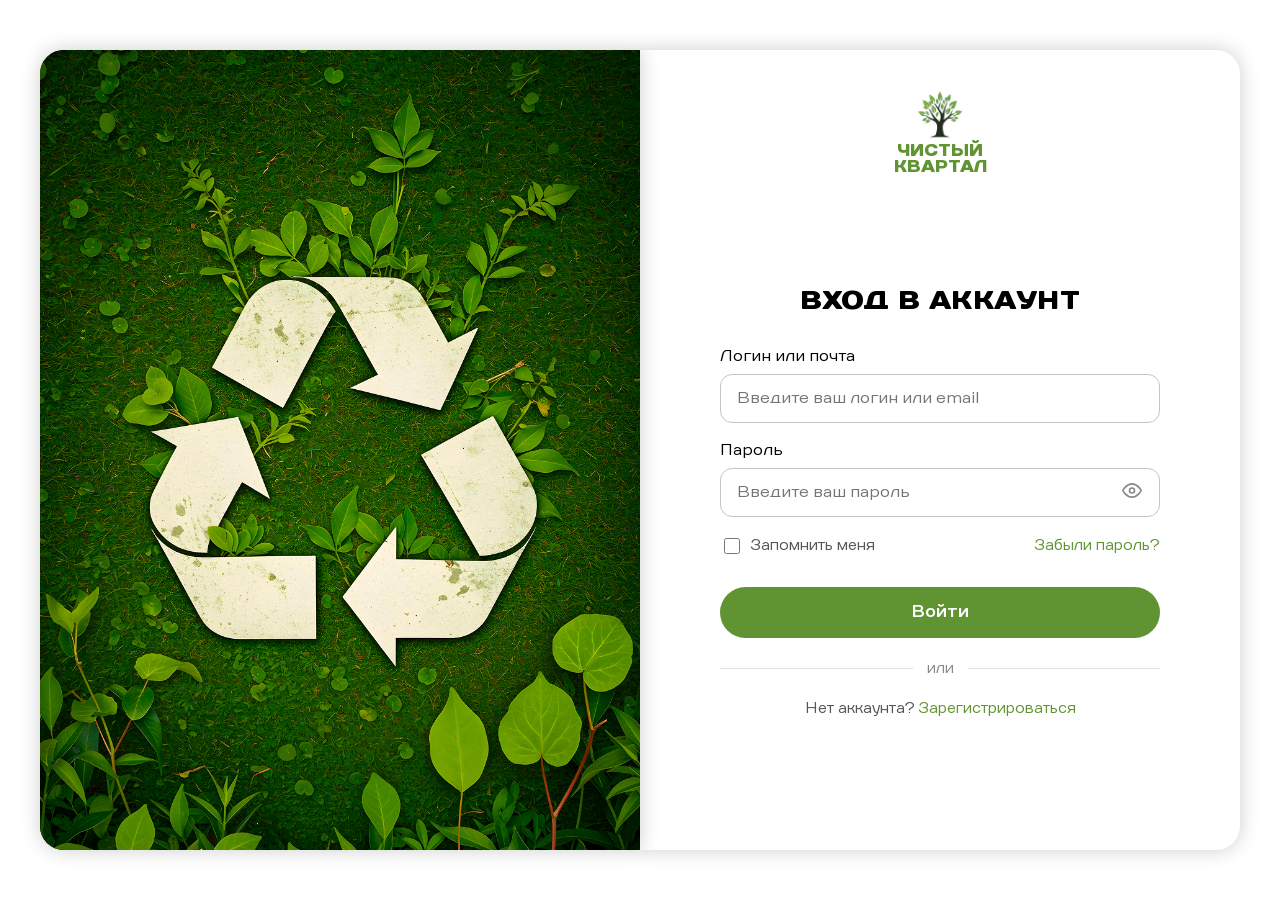
<file: frontend/moderation-dashboard.html>
<!DOCTYPE html>
<html lang="ru">
    <head>
        <meta charset="UTF-8" />
        <meta name="viewport" content="width=device-width, initial-scale=1.0" />
        <title>Панель модератора - Чистый квартал</title>
        <link rel="stylesheet" href="./fonts/fonts.css" />
        <link rel="stylesheet" href="./styles/style.css" />
        <link rel="stylesheet" href="./styles/dashboard.css" />
        <link rel="stylesheet" href="./styles/moderation.css" />
        <link rel="icon" href="./images/logo.svg" type="image/svg+xml">
        <script src="./scripts/auth.js" defer></script>
        <script src="./scripts/toast.js" defer></script>
        <script src="./scripts/moderation.js" defer></script>
        <script src="./scripts/check_auth.js"></script>
        <script>
            (async () => {
                await requireAuth();
            })();requireAuth();
        </script>
    </head>
<body>
    <header class="header">
        <div class="container">
            <a class="logo" href="index.html">
                <img src="./images/logo.svg" alt="Логотип" class="logo__icon" />
                <div class="logo__text">
                    <span>чистый</span>
                    <span>квартал</span>
                </div>
            </a>

            <button class="header__burger" aria-label="Меню">
                <span></span>
                <span></span>
                <span></span>
            </button>

            <div class="header__nav-group">
                <nav>
                    <ul class="header__menu">
                        <li class="header__menu-item">
                            <a href="index.html" class="header__menu-link js-nav-link" data-page="index.html">Главная</a>
                        </li>
                        <li class="header__menu-item">
                            <a href="map.html" class="header__menu-link js-nav-link" data-page="map.html">Карта</a>
                        </li>
                        <li class="header__menu-item">
                            <a href="catalog.html" class="header__menu-link js-nav-link" data-page="catalog.html">Каталог</a>
                        </li>
                    </ul>
                </nav>
            </div>

            <div class="header__button">
                <button class="header__button-login js-auth-btn" id="authButton">Вход</button>
            </div>
        </div>
    </header>

    <main class="moderation-main">
        <div class="moderation-container">
            <aside class="org-sidebar moderation-sidebar">
                <div class="moderation-mini-profile">
                    <div class="moderation-logo" aria-hidden="true">
                        <svg width="26" height="26" viewBox="0 0 24 24" fill="none" stroke="currentColor" stroke-width="2">
                            <path d="M9 12l2 2 4-5"></path>
                            <path d="M21 12c-1 0-3-1-3-3s2-3 3-3c-3-2-6-1-8 1L5 15l-1 5 5-1 8-8c2-2 3-5 1-8"></path>
                        </svg>
                    </div>
                    <div class="moderation-profile-text">
                        <span class="moderation-role">Модератор</span>
                        <span class="moderation-status">Проверка заявок</span>
                    </div>
                </div>

                <nav class="org-nav moderation-nav" aria-label="Разделы модерации">
                    <ul>
                        <li class="org-nav-item active" data-tab="organizations">
                            <svg width="20" height="20" viewBox="0 0 24 24" fill="none" stroke="currentColor" stroke-width="2">
                                <path d="M3 21h18M5 21V7l8-4v18M19 21V11l-6-4"></path>
                            </svg>
                            <span>Организации</span>
                        </li>
                        <li class="org-nav-item" data-tab="reviews">
                            <svg width="20" height="20" viewBox="0 0 24 24" fill="none" stroke="currentColor" stroke-width="2">
                                <path d="M21 15a2 2 0 0 1-2 2H7l-4 4V5a2 2 0 0 1 2-2h14a2 2 0 0 1 2 2z"></path>
                            </svg>
                            <span>Отзывы</span>
                        </li>
                        <li class="org-nav-item" data-tab="news">
                            <svg width="20" height="20" viewBox="0 0 24 24" fill="none" stroke="currentColor" stroke-width="2">
                                <path d="M14 2H6a2 2 0 0 0-2 2v16a2 2 0 0 0 2 2h12a2 2 0 0 0 2-2V8z"></path>
                                <polyline points="14 2 14 8 20 8"></polyline>
                                <line x1="16" y1="13" x2="8" y2="13"></line>
                                <line x1="16" y1="17" x2="8" y2="17"></line>
                            </svg>
                            <span>Новости</span>
                        </li>
                        <li class="org-nav-item" data-tab="logs">
                            <svg width="20" height="20" viewBox="0 0 24 24" fill="none" stroke="currentColor" stroke-width="2">
                                <circle cx="12" cy="12" r="10"></circle>
                                <polyline points="12 6 12 12 16 14"></polyline>
                            </svg>
                            <span>История</span>
                        </li>
                    </ul>
                </nav>
            </aside>

            <section class="moderation-content">
                <div class="moderation-page-header">
                    <div>
                        <h1 class="moderation-title">Панель модерации</h1>
                        <p class="moderation-hint">Проверяйте новые организации, отзывы и новости перед публикацией.</p>
                    </div>
                </div>

                <div class="moderation-overview" aria-label="Сводка по модерации">
                    <div class="overview-card">
                        <span id="orgCount">0</span>
                        <small>организаций</small>
                    </div>
                    <div class="overview-card">
                        <span id="reviewCount">0</span>
                        <small>отзывов</small>
                    </div>
                    <div class="overview-card">
                        <span id="newsCount">0</span>
                        <small>новостей</small>
                    </div>
                    <div class="overview-card">
                        <span id="logsCount">0</span>
                        <small>решений</small>
                    </div>
                </div>

                <div class="moderation-tab active" id="organizations-tab">
                    <div class="section-header">
                        <div>
                            <h2>Организации на проверке</h2>
                            <p>Проверьте данные, ИНН и контакты перед подтверждением.</p>
                        </div>
                    </div>
                    <div class="moderation-grid" id="organizationsList"></div>
                </div>

                <div class="moderation-tab" id="reviews-tab">
                    <div class="section-header">
                        <div>
                            <h2>Отзывы на проверке</h2>
                            <p>Скрывайте спам и некорректные сообщения до публикации.</p>
                        </div>
                    </div>
                    <div class="moderation-grid" id="reviewsList"></div>
                </div>

                <div class="moderation-tab" id="news-tab">
                    <div class="section-header">
                        <div>
                            <h2>Новости и акции</h2>
                            <p>Проверьте текст новости и соответствие правилам площадки.</p>
                        </div>
                    </div>
                    <div class="moderation-grid" id="newsList"></div>
                </div>

                <div class="moderation-tab" id="logs-tab">
                    <div class="logs-header">
                        <div>
                            <h2 class="logs-title">История решений</h2>
                            <p class="logs-subtitle">Последние действия модераторов по всем типам заявок.</p>
                        </div>
                    </div>
                    <div class="logs-list" id="logsList"></div>
                </div>
            </section>
        </div>
    </main>

    <div id="rejectModal" class="modal" aria-hidden="true">
        <div class="modal-content moderation-modal" role="dialog" aria-modal="true" aria-labelledby="rejectModalTitle">
            <div class="modal-header">
                <h3 id="rejectModalTitle">Причина отклонения</h3>
                <button class="close-btn" type="button" onclick="closeRejectModal()" aria-label="Закрыть">&times;</button>
            </div>

            <textarea id="rejectReason" placeholder="Укажите причину, чтобы автор понял, что нужно исправить"></textarea>

            <div class="modal-actions">
                <button class="btn-secondary" type="button" onclick="closeRejectModal()">Отмена</button>
                <button class="btn-danger" type="button" onclick="confirmReject()">Отклонить</button>
            </div>
        </div>
    </div>

    <footer class="footer">
        <div class="footer__container">
            <div class="footer-top">
                <div class="footer-column">
                    <div class="logo">
                        <img src="./images/logo.svg" alt="Логотип" class="logo__icon" />
                        <div class="logo__text">
                            <span>чистый</span>
                            <span>квартал</span>
                        </div>
                    </div>
                    <p class="footer-description">Платформа для утилизации и переработки отходов.</p>
                </div>
                <div class="footer-column">
                    <h4 class="footer-heading">Навигация</h4>
                    <ul class="footer-links">
                        <li><a href="index.html">Главная</a></li>
                        <li><a href="map.html">Карта</a></li>
                        <li><a href="catalog.html">Каталог</a></li>
                        <li><a href="dashboard.html">Личный кабинет</a></li>
                    </ul>
                </div>
                <div class="footer-column">
                    <h4 class="footer-heading">Социальные сети</h4>
                    <ul class="footer-contacts">
                        <li>
                            <a href="https://github.com/trussty42/chistiykvartal" class="social-link" title="GitHub">GitHub</a>
                        </li>
                    </ul>
                </div>
            </div>

            <div class="footer-divider"></div>

            <div class="footer-bottom">
                <div class="footer-copyright">
                    <p>© 2026 Чистый квартал</p>
                    <p class="university-info">
                        ФГАОУ ВО «Уральский федеральный университет имени первого Президента России<br>Б. Н. Ельцина»
                    </p>
                </div>
                <div class="footer-legal">
                    <a href="#">Политика конфиденциальности</a>
                    <a href="#">Пользовательское соглашение</a>
                </div>
            </div>
        </div>
    </footer>
</body>
</html>
</file>
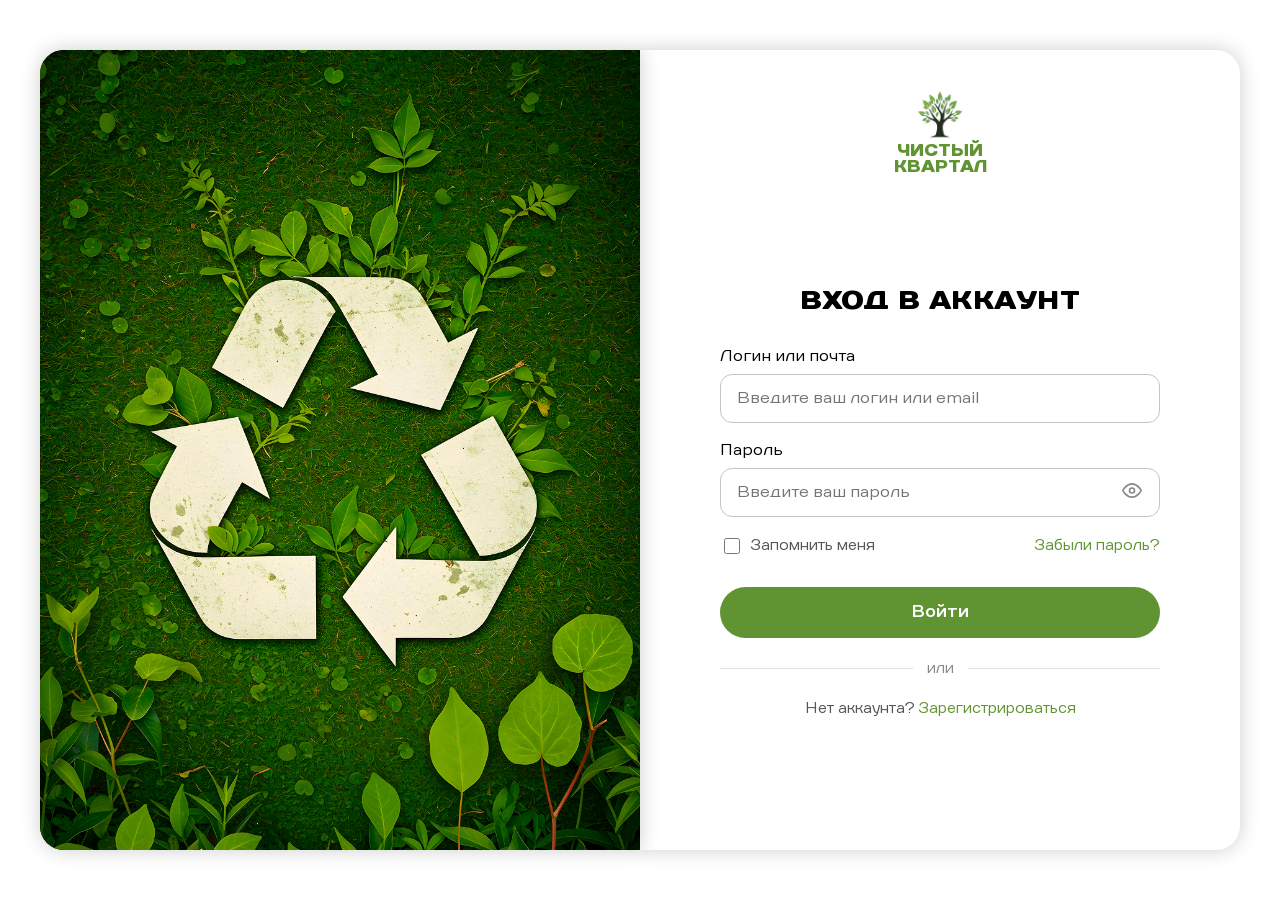
<file: frontend/org-dashboard.html>
<!DOCTYPE html>
<html lang="ru">
    <head>
        <meta charset="UTF-8" />
        <meta name="viewport" content="width=device-width, initial-scale=1.0" />
        <title>Кабинет организации — Чистый квартал</title>
        <link rel="stylesheet" href="./fonts/fonts.css" />
        <link rel="stylesheet" href="./styles/style.css" />
        <link rel="stylesheet" href="./styles/dashboard.css" />
        <link rel="stylesheet" href="./styles/org-dashboard.css" />
        <link rel="icon" href="./images/logo.svg" type="image/svg+xml">
        <script src="./scripts/auth.js" defer></script>
        <script src="./scripts/org-dashboard.js" defer></script>
        <script src="./scripts/toast.js" defer></script>
        <script src="./scripts/check_auth.js"></script>
        <script>
            (async () => {
                await requireAuth();
            })();requireAuth();
        </script>
    </head>
<body>
    <header class="header">
        <div class="container">
            <a class="logo" href="index.html">
                <img src="./images/logo.svg" alt="Логотип" class="logo__icon"/>
                <div class="logo__text">
                    <span>чистый</span>
                    <span>квартал</span>
                </div>
            </a>

            <button class="header__burger" aria-label="Меню">
                <span></span>
                <span></span>
                <span></span>
            </button>

            <div class="header__nav-group">
                <nav>
                    <ul class="header__menu">
                        <li class="header__menu-item">
                            <a href="index.html" class="header__menu-link js-nav-link" data-page="index.html">Главная</a>
                        </li>
                        <li class="header__menu-item">
                            <a href="map.html" class="header__menu-link js-nav-link" data-page="map.html">Карта</a>
                        </li>
                        <li class="header__menu-item">
                            <a href="catalog.html" class="header__menu-link js-nav-link" data-page="catalog.html">Каталог</a>
                        </li>
                    </ul>
                </nav>
            </div>
            <div class="header__button">
                <button class="header__button-login js-auth-btn" id="authButton">Вход</button>
            </div>
        </div>
    </header>


    <main class="org-main">
        <div class="org-container">
            <!-- Боковая панель организации -->
            <aside class="org-sidebar">
                <div class="org-mini-profile">
                    <div class="org-logo" id="orgLogoPreview">
                        <svg width="40" height="40" viewBox="0 0 24 24" fill="none" stroke="currentColor" stroke-width="2">
                            <path d="M3 21h18M5 21V7l8-4v18M19 21V11l-6-4"/>
                        </svg>
                    </div>
                    <div class="org-info">
                        <span class="org-name" id="orgNameDisplay"></span>
                        <span class="org-status-badge" id="orgStatusBadge">На проверке</span>
                    </div>
                </div>

                <nav class="org-nav">
                    <ul>
                        <li class="org-nav-item active" data-tab="profile">
                            <svg width="20" height="20" viewBox="0 0 24 24" fill="none" stroke="currentColor" stroke-width="2">
                                <path d="M20 21v-2a4 4 0 0 0-4-4H8a4 4 0 0 0-4 4v2"></path>
                                <circle cx="12" cy="7" r="4"></circle>
                            </svg>
                            <span>Личные данные</span>
                        </li>
                        <li class="org-nav-item" data-tab="points">
                            <svg width="20" height="20" viewBox="0 0 24 24" fill="none" stroke="currentColor" stroke-width="2">
                                <path d="M21 10c0 7-9 13-9 13s-9-6-9-13a9 9 0 0 1 18 0z"></path>
                                <circle cx="12" cy="10" r="3"></circle>
                            </svg>
                            <span>Пункты приёма</span>
                        </li>
                        <li class="org-nav-item" data-tab="feedback">
                            <svg width="20" height="20" viewBox="0 0 24 24" fill="none" stroke="currentColor" stroke-width="2">
                                <path d="M21 15a2 2 0 0 1-2 2H7l-4 4V5a2 2 0 0 1 2-2h14a2 2 0 0 1 2 2z"></path>
                            </svg>
                            <span>Обратная связь</span>
                        </li>
                        <li class="org-nav-item" data-tab="news">
                            <svg width="20" height="20" viewBox="0 0 24 24" fill="none" stroke="currentColor" stroke-width="2">
                                <path d="M14 2H6a2 2 0 0 0-2 2v16a2 2 0 0 0 2 2h12a2 2 0 0 0 2-2V8z"></path>
                                <polyline points="14 2 14 8 20 8"></polyline>
                                <line x1="16" y1="13" x2="8" y2="13"></line>
                                <line x1="16" y1="17" x2="8" y2="17"></line>
                            </svg>
                            <span>Новости и акции</span>
                        </li>
                        <li class="org-nav-item" data-tab="analytics">
                            <svg width="20" height="20" viewBox="0 0 24 24" fill="none" stroke="currentColor" stroke-width="2">
                                <line x1="18" y1="20" x2="18" y2="10"></line>
                                <line x1="12" y1="20" x2="12" y2="4"></line>
                                <line x1="6" y1="20" x2="6" y2="14"></line>
                            </svg>
                            <span>Аналитика</span>
                        </li>
                        <li class="org-nav-item" data-tab="employees">
                            <svg width="20" height="20" viewBox="0 0 24 24" fill="none" stroke="currentColor" stroke-width="2">
                                <path d="M17 21v-2a4 4 0 0 0-4-4H5a4 4 0 0 0-4 4v2"></path>
                                <circle cx="9" cy="7" r="4"></circle>
                                <path d="M23 21v-2a4 4 0 0 0-3-3.87"></path>
                                <path d="M16 3.13a4 4 0 0 1 0 7.75"></path>
                            </svg>
                            <span>Сотрудники</span>
                        </li>
                    </ul>
                </nav>

                <button class="org-logout-btn" id="orgLogoutBtn">
                    <svg width="18" height="18" viewBox="0 0 24 24" fill="none" stroke="currentColor" stroke-width="2">
                        <path d="M9 21H5a2 2 0 0 1-2-2V5a2 2 0 0 1 2-2h4"></path>
                        <polyline points="16 17 21 12 16 7"></polyline>
                        <line x1="21" y1="12" x2="9" y2="12"></line>
                    </svg>
                    Выйти
                </button>
            </aside>

            <!-- Контент -->
            <section class="org-content">
                <!-- Вкладка: Личные данные -->
                <div class="org-tab-content active" id="org-profile-tab">
                    <h2 class="org-title">Личные данные организации</h2>
                    
                    <form class="org-form" id="orgProfileForm">
                        
                        <div class="profile-layout">
                            
                            <!-- Поля формы -->
                            <div class="profile-fields">
                                
                                <div class="form-group">
                                    <label>Название организации *</label>
                                    <input type="text" id="orgInputName" required/>
                                </div>
                                
                                <div class="form-group">
                                    <label>ИНН *</label>
                                    <input type="text" id="orgInputInn" pattern="[0-9]{10,12}" placeholder="10 или 12 цифр" required readonly/>
                                    <small class="form-hint">ИНН нельзя изменить после создания</small>
                                </div>
                                
                                <div class="form-row">
                                    <div class="form-group">
                                        <label>Телефон</label>
                                        <input type="tel" id="orgInputPhone" placeholder="+7 (___) ___-__-__" />
                                    </div>
                                    <div class="form-group">
                                        <label>Email для связи</label>
                                        <input type="email" id="orgInputEmail" placeholder="contact@example.com" />
                                    </div>
                                </div>
                                
                                <div class="form-group">
                                    <label>Сайт</label>
                                    <input type="url" id="orgInputWebsite" placeholder="https://example.com" />
                                </div>
                                
                                <div class="form-group">
                                    <label>Социальные сети</label>
                                    <div class="social-links-inputs">
                                        <div class="social-input-row">
                                            <span class="social-icon">&nbsp&nbspВК&nbsp&nbsp</span>
                                            <input type="url" id="orgInputVK" placeholder="https://vk.com/..." />
                                        </div>
                                        <div class="social-input-row">
                                            <span class="social-icon">&nbsp&nbspТГ&nbsp&nbsp</span>
                                            <input type="url" id="orgInputTG" placeholder="https://t.me/..." />
                                        </div>
                                        <div class="social-input-row">
                                            <span class="social-icon">MAX</span>
                                            <input type="url" id="orgInputMAX" placeholder="https://max.ru/..." />
                                        </div>
                                    </div>
                                </div>
                                
                                <div class="form-actions">
                                    <button type="submit" class="btn-primary">Сохранить изменения</button>
                                </div>
                            </div>

                            <!-- Аватар организации (как у пользователя) -->
                            <div class="profile-avatar-wrapper">
                                <div class="avatar-preview" id="orgAvatarPreview">
                                    <div class="user-avatar-large">
                                        <!-- Иконка по умолчанию -->
                                        <svg width="48" height="48" viewBox="0 0 24 24" fill="none" stroke="currentColor" stroke-width="2">
                                            <path d="M3 21h18M5 21V7l8-4v18M19 21V11l-6-4"/>
                                        </svg>
                                    </div>
                                    
                                    <!-- Оверлей при наведении -->
                                    <div class="avatar-overlay" onclick="document.getElementById('orgAvatarInput').click()">
                                        <svg width="24" height="24" viewBox="0 0 24 24" fill="none" stroke="currentColor" stroke-width="2">
                                            <path d="M23 19a2 2 0 0 1-2 2H3a2 2 0 0 1-2-2V8a2 2 0 0 1 2-2h4l2-3h6l2 3h4a2 2 0 0 1 2 2z"></path>
                                            <circle cx="12" cy="13" r="4"></circle>
                                        </svg>
                                        <span>Изменить</span>
                                    </div>
                                </div>
                                
                                <!-- Скрытый инпут файла -->
                                <input type="file" id="orgAvatarInput" accept="image/*" hidden />
                                
                                <div class="avatar-controls">
                                    <p class="avatar-hint-text">Нажмите на логотип, чтобы загрузить изображение</p>
                                    <small class="avatar-hint-size">JPG, PNG до 5MB</small>
                                    
                                    <button type="button" class="btn-remove-avatar" id="orgRemoveAvatar" style="display: none;">
                                        Удалить логотип
                                    </button>
                                </div>
                            </div>

                        </div>
                    </form>
                </div>

                <!-- Вкладка: Пункты приёма -->
                <div class="org-tab-content" id="org-points-tab">
                    <div class="history-header-info">
                        <h2 class="org-title">Пункты приёма</h2>
                        <p class="org-hint">Управляйте адресами, ценами и графиком работы ваших пунктов приёма.</p>
                    </div>
                    <div class="org-header">
                        <button class="btn-primary" id="addPointBtn">Добавить филиал</button>
                    </div>
                    
                    <div class="points-list" id="pointsList">
                        <!-- Заполняется через JS -->
                    </div>
                </div>

                <!-- Вкладка: Обратная связь -->
                <div class="org-tab-content" id="org-feedback-tab">
                    <h2 class="org-title">Отзывы пользователей</h2>
                    <div class="feedback-list" id="feedbackList">
                        <!-- Заполняется через JS -->
                    </div>
                </div>

                <!-- Вкладка: Новости -->
                <div class="org-tab-content" id="org-news-tab">
                    <div class="history-header-info">
                        <h2 class="org-title">Новости и акции</h2>
                        <p class="org-hint">После публикации новость проходит модерацию и может появиться на главной странице.</p>
                    </div>
                    <div class="org-header">
                        <button class="btn-primary" id="addNewsBtn">Написать новость</button>
                    </div>
                    
                    <div class="news-list" id="newsList">
                        <!-- Заполняется через JS -->
                    </div>
                </div>

                <!-- Вкладка: Аналитика -->
                <div class="org-tab-content" id="org-analytics-tab">
                    <h2 class="org-title">Аналитика пунктов</h2>
                    <p class="org-hint">Статистика обновляется ежедневно.</p>
                    
                    <!-- 3 основные метрики -->
                    <div class="analytics-cards">
                        <div class="analytics-card">
                            <span class="analytics-value" id="totalViews">0</span>
                            <span class="analytics-label">Просмотры карточек пунктов</span>
                        </div>
                        <div class="analytics-card">
                            <span class="analytics-value" id="totalSubmissions">0</span>
                            <span class="analytics-label">Общее количество сдач</span>
                        </div>
                        <div class="analytics-card">
                            <span class="analytics-value" id="avgRating">0.0</span>
                            <span class="analytics-label">Средний рейтинг пункта</span>
                        </div>
                    </div>

                    <!-- Сданный вес по типам -->
                    <div class="analytics-section">
                        <h3 class="analytics-subtitle">Сданный вес по типам отходов</h3>
                        <div class="weight-chart" id="weightChart"></div>
                    </div>

                    <!-- Распределение оценок -->
                    <div class="analytics-section">
                        <h3 class="analytics-subtitle">Распределение оценок</h3>
                        <div class="rating-distribution" id="ratingDistribution"></div>
                    </div>
                </div>

                <!-- Вкладка: Сотрудники -->
                <div class="org-tab-content" id="org-employees-tab">
                    <div class="org-header-row">
                        <h2 class="org-title">Сотрудники</h2>
                        <button class="btn-primary" id="inviteEmployeeBtn" style="display: none;">
                            Пригласить сотрудника
                        </button>
                    </div>
                    <p class="org-hint">Управляйте доступом участников вашей организации.</p>
                    
                    <div class="employees-list" id="employeesList">
                        <!-- Заполняется через JS -->
                    </div>
                </div>
            </section>
        </div>
    </main>

    <!-- Модальное окно: Добавить пункт -->
    <div class="modal-overlay" id="addPointModal">
        <div class="modal-content">
            <button class="modal-close" id="closePointModal">&times;</button>
            <div class="modal-body">
                <h3>Новый пункт приёма</h3>
                <form id="addPointForm">
                    
                    <!-- Название (по умолчанию = Название организации) -->
                    <div class="form-group">
                        <label>Название пункта</label>
                        <input type="text" name="pointName" id="inputPointName" required readonly />
                        <small class="form-hint">Совпадает с названием организации</small>
                    </div>

                    <!-- Адрес -->
                    <div class="form-group">
                        <label>Адрес</label>
                        <div class="address-wrapper">
                            <input 
                                type="text"
                                id="pointAddressInput"
                                name="address"
                                required
                                autocomplete="off"
                                placeholder="г. Екатеринбург, ул. Ленина, д. 10"
                            />

                            <div class="address-suggestions" id="addressSuggestions"></div>
                        </div>
                    </div>

                    <div class="form-row">
                        <!-- Время работы -->
                        <div class="form-group">
                            <label>График работы</label>
                            <input type="text" name="schedule" placeholder="Пн-Пт 9:00-18:00" />
                        </div>
                        <!-- Контакты -->
                        <div class="form-group">
                            <label>Телефон</label>
                            <input
                                type="tel"
                                id="pointPhoneInput"
                                name="phone"
                                placeholder="+7 (___) ___-__-__"
                                readonly
                            />
                        </div>
                    </div>

                    <div class="form-actions" style="margin-top: 24px;">
                        <button type="submit" class="btn-primary">Добавить пункт</button>
                    </div>
                </form>
            </div>
        </div>
    </div>

    <!-- Модальное окно: Просмотр и редактирование пункта -->
    <div class="modal-overlay" id="editPointModal">
        <div class="modal-content">
            <button class="modal-close" id="closeEditPointModal">&times;</button>
            <h3>Редактирование пункта</h3>
            <form id="editPointForm">
                <input type="hidden" id="editPointId" />
                
                <div class="form-group">
                    <label>Название пункта</label>
                    <input type="text" id="editPointName" readonly style="background:#f8f9fa; cursor:not-allowed;" />
                </div>
                
                <div class="form-group">
                    <label>Адрес *</label>
                    <div class="address-wrapper">
                        <input 
                            type="text"
                            id="editPointAddress"
                            required
                            autocomplete="off"
                        />

                        <div class="address-suggestions" id="editAddressSuggestions"></div>
                    </div>
                </div>
                
                <div class="form-row">
                    <div class="form-group">
                        <label>График работы</label>
                        <input type="text" id="editPointSchedule" placeholder="Пн-Пт 9:00-18:00" />
                    </div>
                    <div class="form-group">
                        <label>Телефон</label>
                        <input
                            type="tel"
                            id="editPointPhone"
                            placeholder="+7 (___) ___-__-__"
                            readonly
                        />
                    </div>
                </div>
                
                <div class="waste-management-block">

                    <div class="waste-header">

                        <h4>Типы отходов</h4>

                        <button
                            type="button"
                            class="btn-add-price"
                            id="addEditPriceRow"
                        >
                            Добавить отход
                        </button>

                    </div>

                    <div
                        id="editPricesList"
                        class="waste-grid"
                    ></div>

                </div>
                
                <div class="form-actions" style="margin-top:24px; display:flex; gap:12px; justify-content:space-between;">
                    <button type="button" class="btn-small delete" id="deletePointFromModal" style="flex:1;">Удалить пункт</button>
                    <button type="submit" class="btn-primary" style="flex:2;">Сохранить изменения</button>
                </div>
            </form>
        </div>
    </div>

    <!-- Модальное окно: Написать новость -->
    <div class="modal-overlay" id="addNewsModal">
        <div class="modal-content">
            <button class="modal-close" id="closeNewsModal">&times;</button>
            <h3>Новая новость</h3>
            <form id="addNewsForm">
                <div class="form-group">
                    <label>Заголовок *</label>
                    <input type="text" name="newsTitle" required />
                </div>
                <div class="form-group">
                    <label>Текст *</label>
                    <textarea name="newsText" rows="5" required></textarea>
                </div>
                <div class="form-group">

                    <label>Изображение</label>

                    <input
                        type="file"
                        id="newsImageInput"
                        accept="image/*"
                    />

                </div>
                <button type="submit" class="btn-primary">Отправить на модерацию</button>
            </form>
        </div>
    </div>
    <div class="modal-overlay" id="editNewsModal">

        <div class="modal-content">

            <button
                class="modal-close"
                onclick="closeModal('editNewsModal')"
            >
                ×
            </button>

            <h2 class="modal-title">
                Редактирование новости
            </h2>

            <form id="editNewsForm">

                <input
                    type="hidden"
                    id="editNewsId"
                />

                <div class="form-group">

                    <label>Заголовок *</label>

                    <input
                        type="text"
                        id="editNewsTitle"
                        required
                    />

                </div>

                <div class="form-group">

                    <label>Текст *</label>

                    <textarea
                        id="editNewsText"
                        required
                    ></textarea>

                </div>

                <div class="form-group">

                    <label>Изображение</label>

                    <input
                        type="file"
                        id="editNewsImage"
                        accept="image/*"
                    />

                </div>

                <div
                    id="editNewsPreview"
                    style="margin-bottom:20px;"
                ></div>

                <div class="modal-actions">

                    <button
                        type="submit"
                        class="btn-primary"
                    >
                        Сохранить
                    </button>

                    <button
                        type="button"
                        class="btn-danger"
                        id="deleteNewsBtn"
                    >
                        Удалить
                    </button>

                </div>

            </form>

        </div>

    </div>

    <!-- Модальное окно: Пригласить сотрудника -->
    <div class="modal-overlay" id="inviteModal">
        <div class="modal-content">
            <button class="modal-close" id="closeInviteModal">&times;</button>
            <h3>Пригласить сотрудника</h3>
            <form id="inviteForm">
                <div class="form-group">
                    <label>Email *</label>
                    <input type="email" name="email" required placeholder="user@example.com" />
                </div>
                <button type="submit" class="btn-primary">Отправить приглашение</button>
            </form>
        </div>
    </div>

    <footer class="footer">
        <div class="footer__container">
            <div class="footer-top">
                <div class="footer-column">
                    <div class="logo">
                        <img src="./images/logo.svg" alt="Логотип" class="logo__icon"/>
                        <div class="logo__text">
                            <span>чистый</span>
                            <span>квартал</span>
                        </div>
                    </div>
                    <p class="footer-description">Платформа для утилизации и переработки отходов.</p>
                </div>
                <div class="footer-column">
                    <h4 class="footer-heading">Навигация</h4>
                    <ul class="footer-links">
                        <li><a href="index.html">Главная</a></li>
                        <li><a href="map.html">Карта</a></li>
                        <li><a href="catalog.html">Каталог</a></li>
                        <li><a href="dashboard.html">Личный кабинет</a></li>
                    </ul>
                </div>
                <div class="footer-column">
                    <h4 class="footer-heading">Социальные сети</h4>
                    <ul class="footer-contacts">
                        <li>
                            <a href="https://github.com/trussty42/chistiykvartal" class="social-link" title="GitHub">GitHub</a>
                        </li>
                    </ul>
                </div>
            </div>

            <div class="footer-divider"></div>

            <div class="footer-bottom">
                <div class="footer-copyright">
                    <p>© 2026 Чистый квартал</p>
                    <p class="university-info">
                        ФГАОУ ВО «Уральский федеральный университет имени первого президента России <br> Б. Н. Ельцина»
                    </p>
                </div>

                <div class="footer-legal">
                    <a href="#">Политика конфиденциальности</a>
                    <a href="#">Пользовательское соглашение</a>
                </div>
            </div>
        </div>
    </footer>
</body>
</html>
</file>
<file: fonts/fonts.css>
@font-face {
    font-family: "TTDaysSans";
    src: url(./TTDaysSans-Regular.woff2) format('woff2'),
         url(./TTDaysSans-Regular.woff) format('woff');
    font-weight: 400;
    font-style: normal;
    font-display: swap;
}

@font-face {
    font-family: "TTDaysSans";
    src: url(./TTDaysSans-Bold.woff2) format('woff2'),
         url(./TTDaysSans-Bold.woff) format('woff');
    font-weight: 600;
    font-style: normal;
    font-display: swap;
}

@font-face {
    font-family: "TTDaysSans";
    src: url(./TTDaysSans-Black.woff2) format('woff2'),
         url(./TTDaysSans-Black.woff) format('woff');
    font-weight: 900;
    font-style: normal;
    font-display: swap;
}
</file>
<file: styles/style.css>
*,
*::before,
*::after {
    box-sizing: border-box;
}

body {
    display: flex;
    flex-direction: column;
    margin: 0;
    padding: 0;
    font-family: "TTDaysSans", Arial, sans-serif;
    background-color: #ffffff;
    overflow-x: hidden;
}

.header {
    position: fixed;
    z-index: 1000;   
    width: 100%;
    margin: 0;
    padding: 20px 0;
    background-color: #ffffff;
    box-shadow: 0 2px 10px rgba(0, 0, 0, 0.15);
}

.container {
    margin: 0 auto;
    padding: 0 80px;
    display: flex;
    align-items: center;
    justify-content: space-between;
}

.logo {
    display: flex;
    align-items: center;
    text-decoration: none;
}

.logo__icon {
    width: 35px;
    height: 35px;
    margin-right: 4px;
}

.logo__text {
    display: flex;
    flex-direction: column;
    color: #609432;
    text-transform: uppercase;
    font-weight: 900;
    font-size: 16px;
    line-height: 1;
}

.header__menu {
    list-style: none;
    margin: 0;
    padding: 0;
    display: flex;
    gap: 35px;
    align-items: center;
}

.header__menu-link {
    text-decoration: none;
    color: #000000;
    font-size: 16px;
    padding: 8px 16px;
    border-radius: 100px;
}

.header__menu-link_active {
    color: #609432;
}

.header__menu-link:hover:not(.header__menu-link_active) {
    color: #609432;
}

/* Кнопка в шапке */
.header__button-login {
    width: 48px;
    height: 48px;
    padding: 0;
    background: #609432;
    color: #fff;
    font-family: inherit;
    border: none;
    border-radius: 100px;
    cursor: pointer;
    display: flex;
    align-items: center;
    justify-content: center;
    transition: all 0.2s;
    position: relative;
    overflow: hidden;
}

/* Иконка по умолчанию */
.header__button-login svg {
    width: 24px;
    height: 24px;
    stroke: #fff;
    display: block;
}

/* Картинка аватара (скрыта по умолчанию) */
.header__button-login img {
    position: absolute;
    top: 0;
    left: 0;
    width: 100%;
    height: 100%;
    object-fit: cover;
    display: none;
}

.header__button-login.is-logged-in {
    width: 48px;
    padding: 0;
    border-radius: 50%;
}

/* Когда авторизован — показываем картинку, скрываем иконку */
.header__button-login.is-logged-in svg {
    display: none;
}

.header__button-login.is-logged-in img {
    display: block;
}

.header__button-login:hover {
    background: #426623;
}

.header__button-login svg {
    width: 20px;
    height: 20px;
    display: block;
}

.header__burger {
    display: none;
    flex-direction: column;
    justify-content: center;
    gap: 5px;
    width: 26px;
    height: 26px;
    background: transparent;
    border: none;
    cursor: pointer;
    padding: 0;
    z-index: 1002;
    flex-shrink: 0;
}

.header__burger span {
    display: block;
    width: 100%;
    height: 4px;
    background-color: #609432;
    border-radius: 2px;
    transition: all 0.3s cubic-bezier(0.4, 0, 0.2, 1);
    flex-shrink: 0;
    transform: translateY(0);
}

.header__burger.active span:nth-child(1) { 
    transform: translateY(9px) rotate(45deg); 
}
.header__burger.active span:nth-child(2) { 
    opacity: 0; 
    transform: scaleX(0);
}
.header__burger.active span:nth-child(3) { 
    transform: translateY(-9px) rotate(-45deg); 
}

@media (max-width: 768px) {
    .header { padding: 22.5px 0; }
    .header__burger { display: flex; }
    
    .container {
        display: flex;
        align-items: center;
    }
    
    .header__nav-group {
        position: absolute;
        top: 100%;
        left: 0;
        width: 100%;
        background: #ffffff;
        border-radius: 0 0 20px 20px;
        box-shadow: 0 10px 25px rgba(0,0,0,0.1);
        flex-direction: column;
        padding: 0;
        gap: 0;
        max-height: 0;
        overflow: hidden;
        opacity: 0;
        transition: max-height 0.4s ease, opacity 0.3s ease;
        z-index: 1001;
        box-shadow: 0 2px 10px rgba(0, 0, 0, 0.1);
    }
    
    .header__nav-group.open {
        max-height: 500px;
        opacity: 1;
    }
    
    .header__menu {
        flex-direction: column;
        width: 100%;
        gap: 5px;
        margin: 0;
        list-style: none;
        padding: 0;
        margin-bottom: 15px;
    }
    
    .header__menu-link {
        display: block;
        text-align: center;
        padding: 12px;
        font-size: 18px;
        border-radius: 12px;
        color: #000;
        text-decoration: none;
    }
    
    .header__menu-link:hover,
    .header__menu-link_active {
        background: #f5f9f2;
        color: #609432;
    }

    .header__button {
        order: 2;
        margin-left: auto;
    }

    .header__burger {
        order: 3;
        margin-left: 20px;
    }
}

.hero {
    position: relative;
    width: 100%;
    overflow: hidden;
    padding: 0 40px;
    box-sizing: border-box;
}

.hero__image {
    position: relative;
    width: 100%;
    max-width: none;
    max-height: 600px;
    margin: 85px 0 10px;
    border-radius: 20px;
    overflow: hidden;
}

.hero__image-img {
    display: block;
    width: 100%;
    height: auto;
    min-height: 400px;
    object-fit: cover;
    border-radius: 20px;
}

.hero__image-overlay {
    position: absolute;
    inset: 0;
    border-radius: 20px;
    background-color: #000000a8;
    pointer-events: none;
}

.content {
    position: absolute;
    top: 50%;
    left: 50%;
    transform: translate(-50%, -50%);
    z-index: 2;
    color: #fff;
    display: flex;
    flex-direction: column;
    align-items: center;
    justify-content: center;
    gap: 16px;
    max-width: 90%;
    width: 100%;
    padding: 0 20px;
    text-align: center;
}

.hero__title {
    font-weight: 900;
    text-transform: uppercase;
    font-size: clamp(32px, 5vw, 50px);
    margin: 0;
}

.hero__description {
    font-size: clamp(16px, 2.5vw, 24px);;
    margin: 0;
    max-width: 600px;
    opacity: 0.95;
}

.hero__button {
    display: flex;
    gap: 10px;
    flex-wrap: wrap;
    justify-content: center;
}

.hero__button-catalog,
.hero__button-map {
    font-family: "TTDaysSans", Arial, sans-serif;
    text-decoration: none;
    color: #fff;
    padding: 7px 24px 10px 24px;
    border-radius: 100px;
    font-weight: 500;
    font-size: 16px;
    border: 1px solid #609432;
    background-color: #609432;
    cursor: pointer;
    box-shadow: 0px 5px 10px #00000020;
    white-space: nowrap;
    transition: all 0.3s ease;
}

.hero__button-catalog:hover,
.hero__button-map:hover {
    background-color: #243813;
    border: 1px solid #243813;
}

.roadmap-section {
    max-width: 1280px;
    padding: 20px;
    position: relative;
    overflow: hidden;
    margin: 0 auto;
}

.roadmap-title {
    font-size: clamp(1.8rem, 4vw, 2.2rem);
    color: #000000;
    text-transform: uppercase;
    font-weight: 600;
    text-align: center;
    margin-bottom: 30px;
}

.roadmap-subtitle {
    font-size: 1.1rem;
    color: #666;
    text-align: center;
    margin: 0 0 48px;
}

.roadmap-steps {
    display: grid;
    grid-template-columns: repeat(4, 1fr);
    gap: 24px;
    position: relative;
    margin: auto;
}

.step-card {
    position: relative;
    text-align: center;
    padding: 20px;
    background: #ffffff;
    z-index: 2;
}

.step-icon {
    width: 60px;
    height: 60px;
    margin: 0 auto 20px;
    background: #e8f5e3;
    border-radius: 50%;
    display: flex;
    align-items: center;
    justify-content: center;
    color: #609432;
}

.step-icon svg {
    width: 32px;
    height: 32px;
}

.step-title {
    font-size: 1.25rem;
    font-weight: 700;
    color: #000000;
    margin: 0 0 12px;
    line-height: 1;
}

.step-text {
    font-size: 0.95rem;
    color: #535353;
    line-height: 1.5;
    margin: 0;
}

.step-card:not(:last-child)::after {
    content: '';
    position: absolute;
    top: 50%;
    right: -20px;
    width: 20px;
    height: 2px;
    background: #609432;
    z-index: 1;
}

@media (max-width: 900px) {
    .roadmap-steps {
        grid-template-columns: repeat(2, 1fr);
        gap: 20px;
    }
    
    .step-card:not(:last-child)::after {
        display: none;
    }
}

@media (max-width: 600px) {
    .roadmap-section {
        padding: 60px 0;
    }
    
    .roadmap-steps {
        grid-template-columns: 1fr;
        gap: 16px;
    }
    
    .step-card {
        padding: 24px 20px;
        display: flex;
        align-items: center;
        text-align: left;
        gap: 16px;
    }
    
    .step-icon {
        margin: 0;
        flex-shrink: 0;
        width: 56px;
        height: 56px;
    }
    
    .step-icon svg {
        width: 28px;
        height: 28px;
    }
    
    .step-content {
        flex: 1;
    }
    
    .step-title { margin-bottom: 6px; }
}

.about-section {
    padding: 40px;
}

.about-section__container {
    max-width: 1280px;
    margin: 0 auto;
}

.about-section__title {
    text-transform: uppercase;
    font-weight: 600;
    font-size: 30px;
    text-align: center;
    margin-bottom: 30px;
}

.cards {
    display: grid;
    grid-template-columns: repeat(auto-fit, minmax(300px, 1fr));
    gap: 30px;
}

.card {
    background-color: #ffffff;
    padding: 40px 30px;
    border-radius: 40px;
    transition: transform 0.3s ease;
    box-shadow: 0px 0px 30px #00000030;
    border: 1px solid #00000020;
}

.card:hover {
    transform: translateY(-5px);
}

.card-image {
    width: 60px;
    height: 60px;
    margin: 0 auto;
    overflow: hidden;
}

.card-image img {
    width: 100%;
    height:100%;
    object-fit: contain;
}

.card__title {
    font-size: 20px;
    margin-bottom: 15px;
    color: #000000;
    text-align: center;
}

.card__text {
    font-size: 16px;
    line-height: 1.6;
    color: #000000;
}

.card__tag {
    display: flex;
    flex-wrap: wrap;
    gap: 8px;
    padding-top: 20px;
    border-top: 1px solid #a1a1a1;
    justify-content: center;
}

.card__tag .tag {
    padding: 5px 12px 7px 12px;
    background-color: #609432;
    color: #fff;
    border-radius: 20px;
    font-size: 14px;
    font-weight: 500;
}

.news {
    padding: 40px;
}

.news-section__container {
    max-width: 1280px;
    margin: 0 auto;
}

.news__title {
    text-transform: uppercase;
    font-weight: 600;
    font-size: 30px;
    text-align: center;
    margin-bottom: 30px;
}

.news-cards {
    display: flex;
    max-width: 1280px;
    margin: 0 auto 40px;
    flex-direction: column;
    gap: 30px;
}

.news-card {
    background-color: #ffffff;
    padding: 20px 30px;
    padding-right: 140px;
    border-radius: 20px;
    border: 1px solid #00000020;
    border-left: 4px solid #609432;
    border-right: 4px solid #609432;
    box-shadow: 0px 0px 30px #00000030;
    position: relative;
    overflow: hidden;
}

.news-card__date {
    margin-bottom: 10px;
    font-size: 14px;
    font-weight: 500;
    color: #609432;
    line-height: 1;
}

.news-card__category {
    display: inline-block;
    padding: 5px 12px 7px 12px;
    background: #609432;
    color: #fff;
    border-radius: 12px;
    font-size: 14px;
    font-weight: 500;
    margin-bottom: 15px;
    text-transform: lowercase;
    position: absolute;
    top: 20px;
    right: 20px;
}

.news-card__title {
    font-size: 20px;
    color: #000000;
    margin: 0 0 12px 0;
    line-height: 1.3;
    padding-right: 120px;
}

.news-card__content {
    margin-bottom: 20px;
}

.news-card__short {
    color: #000000;
    line-height: 1.6;
    margin-bottom: 15px;
    font-size: 16px;
}

.news-card__full {
    display: none;
    color: #000000;
    line-height: 1.6;
    font-size: 16px;
    animation: fadeIn 0.3s ease;
}

.news-card__full.active {
    display: block;
}

.news-card__full p {
    margin-bottom: 15px;
}

.news-card__full ul {
    margin-bottom: 15px 0;
    padding-left: 25px;
}

.news-card__full li {
    margin-bottom: 8px;
    position: relative;
}

.button__read-more {
    display: inline-flex;
    font-family: "TTDaysSans", Arial, sans-serif;
    align-items: center;
    gap: 8px;
    background-color: transparent;
    border: none;
    color: #609432;
    font-size: 14px;
    font-weight: 700;
    cursor: pointer;
    padding: 8px 0;
    transition: all 0.3s;
}

.button__read-more:hover {
    color: #243813;
    gap: 12px;
}

.button__text.expanded {
    content: 'Свернуть';
}

@keyframes fadeIn {
    from {
        opacity: 0;
        transform: translateY(-10px);
    }
    to {
        opacity: 1;
        transform: translateY(0);
    }
}

.footer {
    background-color: #050f07;
    padding: 60px 20px 30px;
    width: 100%;
    margin-top: 80px;
    color: #ffffff;
    position: relative;
    overflow: hidden;
}

.footer::before {
    content: '';
    position: absolute;
    top: 0;
    left: 0;
    right: 0;
    height: 3px;
    background-color: #609432;
}

.footer__container {
    max-width: 1280px;
    margin: 0 auto;
    padding: 0 20px;
    box-sizing: border-box;
}

.footer-top {
    display: grid;
    grid-template-columns: 1.5fr 1fr 1fr;
    margin-bottom: 40px;
    gap: 50px;
}

.footer-column {
    display: flex;
    flex-direction: column;
}

.footer-description {
    line-height: 1.7;
    margin-bottom: 20px;
    font-size: 16px;
    max-width:250px;
}

.footer-heading {
    font-size: 16px;
    font-weight: 600;
    margin-bottom: 20px;
    padding-bottom: 10px;
    position: relative;
}

.footer-heading::after {
    content: '';
    position: absolute;
    bottom: 0;
    left: 0;
    width: 35px;
    height: 3px;
    background-color: #609432;
    border-radius: 2px;
}

.footer-links,
.footer-contacts {
    list-style: none;
    padding: 0;
    margin: 0;
}

.footer-links li,
.footer-contacts li {
    margin-bottom: 12px;
}

.footer-links a,
.footer-contacts a {
    color: #ffffff;
    text-decoration: none;
    font-size: 16px;
    transition: all 0.3s ease;
    display: inline-block;
}

.footer-links a:hover,
.footer-contacts a:hover {
    color: #609432;
    padding-left: 5px;
}

.footer-divider {
    height: 1px;
    margin: 30px 0;
    background: linear-gradient(90deg, rgba(221, 11, 11, 0) 0%, rgba(255, 255, 255, 0.2) 50%, rgba(255, 255, 255, 0) 100%);
}

.footer-bottom {
    display: flex;
    justify-content: space-between;
    align-items: flex-start;
    flex-wrap: wrap;
    gap: 25px;
}

.footer-copyright {
    flex: 1;
    min-width: 300px;
}

.footer-copyright p {
    margin: 0 0 8px 0;
    color: #949494;
    font-size: 14px;
}

.footer-copyright p:first-child {
    color: #ffffff;
    font-weight: 600;
}

.university-info {
    color: #949494;
    line-height: 1.5;
    font-style: italic;
    font-size: 12px;
}

.footer-legal {
    display: flex;
    gap: 25px;
    flex-wrap: wrap;
}

.footer-legal a {
    color: #609432;
    text-decoration: none;
    font-size: 14px;
    transition: all 0.3s ease;
    padding-bottom: 2px;
    border-bottom: 1px solid transparent;
}

.footer-legal a:hover {
    color: #fff;
    border-bottom-color: #609432;
}
</file>
<file: styles/map.css>
body {
    background-color: #ffffff; 
    font-family: "TTDaysSans", sans-serif;
}

.map-section {
    padding: 20px 40px;
    max-width: 1640px;
    margin: 90px auto;
}

.map-title {
    text-transform: uppercase;
    font-weight: 600;
    font-size: 30px;
    text-align: center;
    margin-bottom: 30px;
}

.map-search-top {
    display: flex;
    justify-content: center;
    margin-bottom: 30px;
}

.map-input-wrapper {
    position: relative;
    width: 100%;
    max-width: 500px;
}

.map-input-wrapper input {
    width: 100%;
    padding: 10px 20px;
    padding-right: 50px;
    border: 1px solid #ddd;
    border-radius: 100px;
    background: #fff;
    font-size: 15px;
    outline: none;
    box-shadow: 0 2px 8px rgba(0,0,0,0.04);
    font-family: "TTDaysSans", sans-serif;
    transition: border-color 0.2s;
}

.map-input-wrapper input:focus {
    border-color: #609432;
}

.search-icon {
    position: absolute;
    right: 16px;
    top: 50%;
    transform: translateY(-50%);
    width: 16px;
    height: 16px;
    pointer-events: none;
    opacity: 0.6;
}

.map-layout {
    display: grid;
    grid-template-columns: 350px 1fr; 
    gap: 20px;
    align-items: start;
}

.filters-sidebar {
    background: #ffffff;
    padding: 20px;
    border-radius: 20px;
    box-shadow: 0 4px 20px rgba(0,0,0,0.03);
}

.filters-header {
    display: flex;
    justify-content: space-between;
    align-items: center;
    margin-bottom: 20px;
    padding-bottom: 16px;
}

.filters-header h3 {
    font-size: 18px;
    font-weight: 600;
    margin: 0;
    color: #000;
}

.filters-close {
    display: none;
    background: none;
    border: none;
    font-size: 28px;
    cursor: pointer;
    color: #609432;
}

.filter-group {
    margin-bottom: 20px;
    padding-bottom: 20px;
    border-bottom: 1px solid #e0e0e0;
}

.filter-group:last-child {
    border-bottom: none;
}

.filter-group h4 {
    font-size: 15px;
    font-weight: 600;
    margin: 0 0 10px;
    color: #000;
}

/* Чекбоксы */
.checkbox-list {
    display: flex;
    flex-direction: column;
    gap: 10px;
    max-height: 250px;
    overflow-y: auto;
    padding-right: 5px;
}

.checkbox-list::-webkit-scrollbar { width: 4px; }
.checkbox-list::-webkit-scrollbar-thumb { background: #6094327e; border-radius: 2px; }

.checkbox-item {
    display: flex;
    align-items: center;
    gap: 10px;
    cursor: pointer;
    font-size: 14px;
    color: #000;
}

.checkbox-item input {
    width: 16px;
    height: 16px;
    accent-color: #609432;
    cursor: pointer;
}

/* Радио */
.radio-list {
    display: flex;
    flex-direction: column;
    gap: 10px;
}

.radio-item {
    display: flex;
    align-items: center;
    gap: 10px;
    cursor: pointer;
    font-size: 14px;
    color: #000;
}

.radio-item input {
    width: 16px;
    height: 16px;
    accent-color: #609432;
    cursor: pointer;
}

/* Слайдеры */
.range-wrapper {
    display: flex;
    align-items: center;
    gap: 12px;
    margin-top: 10px;
}

.range-wrapper input[type="range"] {
    flex: 1;
    height: 4px;
    background: #e0e0e0;
    border-radius: 2px;
    outline: none;
    -webkit-appearance: none;
}

.range-wrapper input[type="range"]::-webkit-slider-thumb {
    -webkit-appearance: none;
    width: 13px;
    height: 13px;
    background: #609432;
    border-radius: 50%;
    cursor: pointer;
    box-shadow: 0 2px 6px rgba(96, 148, 50, 0.4);
}

.range-value {
    min-width: 40px;
    text-align: right;
    font-weight: 600;
    color: #609432;
    font-size: 14px;
}

/* ===== КАСТОМНЫЙ ВЫБОР ВРЕМЕНИ ===== */
.custom-time-picker {
    animation: slideDown 0.3s ease;
    margin-top: 12px;
    padding: 16px;
    background: #f8faf8;
    border-radius: 12px;
}

@keyframes slideDown {
    from { opacity: 0; transform: translateY(-10px); }
    to { opacity: 1; transform: translateY(0); }
}

.time-picker-row { margin-bottom: 12px; }
.time-picker-row:last-child { margin-bottom: 0; }

.time-input {
    font-family: "TTDaysSans", sans-serif;
    outline: none;
    transition: border-color 0.2s;
    padding: 8px 12px;
    border: 1px solid #ddd;
    border-radius: 8px;
    font-size: 14px;
    width: 100%;
}

.time-input:focus { border-color: #609432; }

input[type="date"], input[type="time"] {
    -webkit-appearance: none;
    -moz-appearance: none;
    appearance: none;
    cursor: pointer;
}

input[type="date"]::-webkit-calendar-picker-indicator {
    cursor: pointer;
    filter: invert(0.4) sepia(1) saturate(5) hue-rotate(50deg);
}

/* ===== КНОПКИ ФИЛЬТРОВ ===== */
.filter-actions {
    display: flex;
    gap: 12px;
    margin-top: 10px;
}

.btn-apply {
    flex: 1;
    padding: 10px;
    background: #609432;
    color: #fff;
    border: none;
    border-radius: 50px;
    font-weight: 600;
    cursor: pointer;
    box-shadow: 0px 5px 10px #00000020;
    font-family: "TTDaysSans", sans-serif;
    transition: all 0.3s ease;
}

.btn-apply:hover { background-color: #426623; }

.btn-reset {
    flex: 1;
    padding: 10px;
    background: #fff;
    color: #609432;
    border: 1px solid #609432;
    border-radius: 50px;
    font-weight: 600;
    cursor: pointer;
    font-family: "TTDaysSans", sans-serif;
    transition: all 0.3s ease;
}

.btn-reset:hover { background: #e8f5e3; }

.map-content {
    background: #fff;
    border-radius: 24px;
    padding: 10px 30px;
}

.map-control {
    display: flex;
    justify-content: space-between;
    align-items: center;
    padding-bottom: 24px;
    margin-bottom: 0;
}

.found-count {
    font-size: 16px;
    color: #333;
}

.found-count strong {
    color: #609432;
    font-weight: 700;
}

.view-switcher {
    position: relative;
    display: flex;
    background: #f0f0f0;
    border: 1px solid #6094321e;
    border-radius: 50px;
    width: fit-content;
    margin-left: auto;
}

.view-switcher input[type="radio"] { display: none; }

.switch-label {
    position: relative;
    z-index: 2;
    padding: 10px 28px;
    cursor: pointer;
    border-radius: 50px;
    transition: all 0.3s ease;
    user-select: none;
}

.switch-text {
    font-size: 15px;
    font-weight: 500;
    color: #000000;
    font-family: "TTDaysSans", sans-serif;
    transition: color 0.3s ease;
}

.view-switcher input[type="radio"]:checked + .switch-label .switch-text {
    color: #ffffff;
    font-weight: 600;
}

.switch-slider {
    position: absolute;
    height: 100%;
    width: 50%;
    background: #609432;
    border-radius: 50px;
    transition: transform 0.3s cubic-bezier(0.4, 0.0, 0.2, 1);
    box-shadow: 0 2px 8px rgba(0, 0, 0, 0.1);
    z-index: 1;
}

.view-switcher input[value="map"]:checked ~ .switch-slider { transform: translateX(0); }
.view-switcher input[value="list"]:checked ~ .switch-slider { transform: translateX(100%); }

.switch-label:hover .switch-text { color: #333; }
.view-switcher input[type="radio"]:checked + .switch-label:hover .switch-text { color: #fff; }

@media (max-width: 768px) {
    .switch-label { padding: 10px 24px; }
    .switch-text { font-size: 14px; }
}

.map-view, .list-view { display: none; }
.map-view.active, .list-view.active { display: block; }

.map-container {
    width: 100%;
    height: 700px;
    overflow: hidden;
    box-shadow: 0 4px 20px rgba(0,0,0,0.03);
    background: #ffffff;
}

.list-header {
    display: flex;
    justify-content: end;
    align-items: center;
    margin-bottom: 10px;
    padding: 10px 0px;
    background: #fff;
    border-radius: 20px;
    box-shadow: 0 4px 20px rgba(0,0,0,0.03);
}

.sort-select {
    padding: 8px 12px;
    border: 1px solid #ddd;
    border-radius: 8px;
    font-size: 14px;
    background: #fff;
    cursor: pointer;
    font-family: "TTDaysSans", sans-serif;
}

.list-content {
    display: grid;
    grid-template-columns: repeat(auto-fill, minmax(480px, 1fr));
    gap: 20px;
}

.ymaps-2-1-79-balloon,
.ymaps-balloon,
[class*="ymaps"][class*="balloon"] {
    background: transparent !important;
    border: none !important;
    box-shadow: 0 8px 24px rgba(0,0,0,0.2) !important;
    border-radius: 20px !important;
    padding: 0 !important;
    margin: 0 !important;
    min-width: auto !important;
    min-height: auto !important;
    width: auto !important;
    height: auto !important;
    max-width: none !important;
    max-height: none !important;
}

.ymaps-2-1-79-balloon__content,
.ymaps-balloon__content,
[class*="balloon__content"] {
    background: transparent !important;
    border: none !important;
    box-shadow: none !important;
    border-radius: 0 !important;
    padding: 0 !important;
    margin: 0 !important;
    width: auto !important;
    height: auto !important;
}

/* Скрываем все лишние элементы */
.ymaps-balloon__close-button,
.ymaps-2-1-79-balloon__close-button,
[class*="balloon__close"] {
    display: none !important;
}

/* Твой кастомный баллон — единственный видимый */
.map-balloon {
    font-family: "TTDaysSans", sans-serif !important;
    background: #fff !important;
    border-radius: 20px !important;
    overflow: hidden !important;
    box-shadow: 0 8px 24px rgba(0,0,0,0.2) !important;
    padding: 0 !important;
    margin: 0 !important;
    width: 300px !important; /* Фиксированная ширина */
    position: relative !important;
}

/* Убираем все стрелки и указатели системного баллона */
.ymaps-balloon__tail,
.ymaps-2-1-79-balloon__tail,
[class*="balloon__tail"] {
    display: none !important;
}

/* Кнопка закрытия баллона */
.balloon-close {
    position: absolute;
    top: 12px;
    right: 12px;
    width: 24px;
    height: 24px;
    background: #fff;
    border: none;
    border-radius: 50%;
    display: flex;
    align-items: center;
    justify-content: center;
    cursor: pointer;
    padding: 0;
    box-shadow: 0 2px 4px rgba(0,0,0,0.1);
    color: #609432;
    z-index: 10;
}

.balloon-close:hover {
    color: #555;
}

.balloon-close svg {
    width: 12px;
    height: 12px;
}

.balloon-header {
    padding: 16px 20px 12px;
    background: #fff;
    padding-right: 40px;
}

.balloon-title {
    font-size: 20px;
    font-weight: 600;
    margin: 0 0 8px 0;
    color: #000;
    line-height: 1.3;
}

.balloon-rating {
    display: flex;
    align-items: center;
    gap: 5px;
    font-size: 14px;
}

.balloon-rating .star {
    color: #FFD700;
    font-size: 20px;
}

.balloon-rating .rating-value {
    font-weight: 600;
    color: #000;
}

.balloon-rating .rating-count {
    color: #888;
}

.balloon-body {
    padding: 0 20px;
    background: #fff;
}

.balloon-address {
    font-size: 14px;
    color: #000000;
    margin: 0 0 8px 0;
    line-height: 1.5;
}

.balloon-hours {
    font-size: 12px;
    color: #666;
    margin: 0;
}

.balloon-footer {
    padding: 14px 20px;
    background: #fff;
    border-top: 1px solid #f0f0f0;
    display: flex;
    justify-content: space-between;
    align-items: center;
    gap: 12px;
}

.status-badge {
    font-size: 13px;
    font-weight: 600;
    color: #609432;
    text-transform: lowercase;
}

.status-badge.status-closed {
    color: #c62828;
}

.balloon-btn {
    width: 36px;
    height: 36px;
    padding: 8px;            
    background: #609432;
    border: none;
    border-radius: 50%;
    cursor: pointer;
    display: flex; 
    align-items: center;
    justify-content: center;
}

.balloon-btn img {
    width: 12px;
    height: 12px;
    display: block;
}

.balloon-btn:hover {
    background: #426623;
}

.balloon-btn:active {
    transform: translateY(0);
}

@media (max-width: 480px) {
    .map-balloon {
        max-width: 260px;
    }
    
    .balloon-header,
    .balloon-body,
    .balloon-footer {
        padding-left: 16px;
        padding-right: 16px;
    }
    
    .balloon-title {
        font-size: 18px;
    }
}

/* КАРТОЧКА ПУНКТА В СПИСКЕ */
.collection-point-card {
    overflow: hidden;
    transition: all 0.3s ease;
    background: #fff;
    border: 1px solid #00000020;
    border-radius: 20px;
    padding: 15px;
    position: relative;
    display: flex;
    flex-direction: column;
    transition: all 0.2s;
    cursor: pointer;
    box-shadow: 0 0px 20px rgba(0, 0, 0, 0.2);
}

.collection-point-card:hover {
    box-shadow: 0 8px 24px rgba(0,0,0,0.08);
    transform: translateY(-4px);
}

.card-header {
    padding: 16px 20px 12px;
    background: #fff;
}

.card-title {
    font-size: 20px;
    font-weight: 600;
    margin: 0 0 8px 0;
    color: #000;
    line-height: 1.3;
}

.card-rating {
    display: flex;
    align-items: center;
    gap: 6px;
    font-size: 14px;
}

.card-rating .star {
    color: #FFD700;
    font-size: 20px;
}

.card-rating .rating-value {
    font-weight: 600;
    color: #000;
}

.card-rating .rating-count {
    color: #888;
}

.card-body {
    padding: 0 20px 16px;
    background: #fff;
}

.card-info-item {
    display: flex;
    align-items: flex-start;
    gap: 10px;
    margin-bottom: 10px;
    font-size: 14px;
    color: #000000;
}

.card-info-item:last-child {
    margin-bottom: 0;
}

.info-icon {
    font-size: 16px;
    line-height: 1.4;
    flex-shrink: 0;
}

.info-text {
    line-height: 1.5;
    color: #000000;
}

.card-footer {
    padding: 16px 24px;
    background: #fff;
    display: flex;
    justify-content: space-between;
    align-items: center;
    gap: 12px;
}

.status-badge {
    font-size: 14px;
    font-weight: 600;
    color: #609432;
    text-transform: lowercase;
}

.status-badge.status-closed {
    color: #c62828;
}

.card-btn {
    padding: 10px 24px;
    background: #609432;
    color: #fff;
    border: none;
    border-radius: 50px;
    font-weight: 600;
    cursor: pointer;
    box-shadow: 0px 5px 10px #00000020;
    font-family: "TTDaysSans", sans-serif;
    transition: all 0.3s ease;
}

.collection-point-card:hover .card-btn {
    background: #426623;
}

@media (max-width: 768px) {
    .card-header,
    .card-body,
    .card-footer {
        padding-left: 16px;
        padding-right: 16px;
    }
    
    .card-title {
        font-size: 18px;
    }
    
    .card-footer {
        flex-direction: column;
        align-items: stretch;
        gap: 12px;
    }
    
    .status-badge {
        text-align: center;
    }
    
    .card-btn {
        width: 100%;
    }
}

/* ===== МОДАЛЬНОЕ ОКНО ПУНКТА ===== */
.point-modal-overlay {
    position: fixed;
    inset: 0;
    background: rgba(0, 0, 0, 0.5);
    backdrop-filter: blur(6px);
    display: flex;
    align-items: center;
    justify-content: center;
    z-index: 3000;
    opacity: 0;
    visibility: hidden;
    transition: opacity 0.3s ease, visibility 0.3s ease;
    padding: 20px;
}

.point-modal-overlay.active {
    opacity: 1;
    visibility: visible;
}

.point-modal-content {
    background: #fff;
    border-radius: 24px;
    max-width: 500px;
    width: 100%;
    max-height: 90vh;
    overflow-y: auto;
    position: relative;
    transform: translateY(30px) scale(0.95);
    transition: transform 0.3s cubic-bezier(0.2, 0.8, 0.2, 1);
    box-shadow: 0 20px 60px rgba(0, 0, 0, 0.2);
    font-family: "TTDaysSans", sans-serif;
    padding: 32px;
}

.point-modal-overlay.active .point-modal-content {
    transform: translateY(0) scale(1);
}

/* Крестик закрытия */
.point-modal-close {
    position: absolute;
    top: 20px;
    right: 20px;
    width: 40px;
    height: 40px;
    background: transparent;
    border: none;
    border-radius: 50%;
    cursor: pointer;
    display: flex;
    align-items: center;
    justify-content: center;
    transition: background 0.2s;
    z-index: 10;
}

.point-modal-close:hover {
    background: #f0f0f0;
}

/* Шапка модалки */
.point-modal-header {
    margin-bottom: 20px;
    padding-right: 50px;
}

.point-modal-title {
    font-size: 24px;
    font-weight: 700;
    margin: 0 0 12px 0;
    color: #000;
    display: flex;
    align-items: center;
    gap: 8px;
}

.heart-icon {
    font-size: 20px;
}

.point-modal-rating {
    display: flex;
    align-items: center;
    gap: 6px;
    font-size: 15px;
}

.point-modal-rating .star {
    color: #FFD700;
    font-size: 18px;
}

.point-modal-rating .rating-value {
    font-weight: 700;
    color: #000;
}

.point-modal-rating .rating-count {
    color: #888;
}

/* Разделитель */
.point-modal-divider {
    height: 1px;
    background: #e8e8e8;
    margin: 20px 0;
}

/* Секции */
.point-modal-section {
    margin-bottom: 8px;
}

.modal-section-title {
    font-size: 15px;
    font-weight: 600;
    color: #000;
    margin: 0 0 12px 0;
    display: flex;
    align-items: center;
    gap: 8px;
}

.status-inline {
    font-size: 13px;
    font-weight: 600;
}

.status-inline.status-open {
    color: #609432;
}

.status-inline.status-closed {
    color: #c62828;
}

/* График работы */
.schedule-row {
    display: flex;
    justify-content: space-between;
    align-items: center;
    padding: 6px 0;
    font-size: 14px;
}

.schedule-day {
    color: #333;
    font-weight: 500;
}

.schedule-time {
    color: #666;
    font-weight: 500;
}

.schedule-row-weekend .schedule-day {
    color: #333;
}

.schedule-row-weekend .schedule-time {
    color: #c62828;
    font-weight: 600;
}

/* Адрес и текст */
.point-modal-text {
    font-size: 14px;
    color: #333;
    margin: 0;
    line-height: 1.6;
}

/* Ссылки */
.point-modal-link {
    display: block;
    font-size: 14px;
    color: #609432;
    text-decoration: none;
    font-weight: 500;
    margin-bottom: 6px;
    transition: color 0.2s;
}

.point-modal-link:hover {
    color: #426623;
    text-decoration: underline;
}

/* Цены */
.price-row {
    display: flex;
    justify-content: space-between;
    align-items: center;
    padding: 8px 0;
    font-size: 14px;
}

.price-material {
    color: #333;
}

.price-value {
    color: #609432;
    font-weight: 700;
}

/* Отзывы */
.review-card {
    background: #f8faf8;
    border-radius: 16px;
    padding: 16px;
    margin-top: 12px;
}

.review-header {
    display: flex;
    justify-content: space-between;
    align-items: center;
    margin-bottom: 10px;
}

.review-user {
    display: flex;
    align-items: center;
    gap: 12px;
}

.review-avatar {
    width: 40px;
    height: 40px;
    background: #609432;
    border-radius: 50%;
    display: flex;
    align-items: center;
    justify-content: center;
    color: #fff;
    font-weight: 700;
    font-size: 16px;
}

.review-info {
    display: flex;
    flex-direction: column;
}

.review-name {
    font-size: 14px;
    font-weight: 600;
    color: #333;
}

.review-date {
    font-size: 12px;
    color: #888;
}

.review-rating {
    color: #FFD700;
    font-size: 16px;
    letter-spacing: 2px;
}

.review-text {
    font-size: 14px;
    color: #444;
    margin: 0;
    line-height: 1.6;
}

/* Кнопка "Написать отзыв" */
.point-modal-actions {
    display: flex;
    justify-content: center;
    margin-top: 24px;
    padding-top: 20px;
}

.btn-review {
    padding: 14px 40px;
    background: #609432;
    color: #fff;
    border: none;
    border-radius: 50px;
    font-family: "TTDaysSans", sans-serif;
    font-size: 15px;
    font-weight: 600;
    cursor: pointer;
    box-shadow: 0 4px 12px rgba(96, 148, 50, 0.3);
    transition: all 0.2s;
}

.btn-review:hover {
    background: #426623;
    transform: translateY(-2px);
    box-shadow: 0 6px 16px rgba(96, 148, 50, 0.4);
}

.btn-review:active {
    transform: translateY(0);
}

@media (max-width: 600px) {
    .point-modal-content {
        padding: 24px 20px;
        max-height: 95vh;
    }

    .point-modal-title {
        font-size: 20px;
    }

    .point-modal-close {
        top: 16px;
        right: 16px;
    }
}

.btn-primary, .btn-secondary {
    padding: 10px 24px;
    max-width: 250px;
    border-radius: 100px;
    font-weight: 600;
    cursor: pointer;
    border: none;
    font-family: inherit;
    font-size: 15px;
    text-decoration: none;
    display: inline-flex;
    align-items: center;
    justify-content: center;
    box-shadow: 0px 0px 10px #00000020;
}

.btn-primary {
    background: #609432;
    color: #fff;
    flex: 1;
}

.btn-primary:hover { background: #4a7a26; }

.btn-secondary {
    background: #f0f0f0;
    color: #333;
}

.btn-secondary:hover { background: #e0e0e0; }

/* ===== АДАПТИВНОСТЬ ===== */
@media (max-width: 968px) {
    .map-layout { grid-template-columns: 1fr; }
    
    .filters-sidebar {
        position: fixed;
        top: 0;
        left: -100%;
        width: 320px;
        max-width: 90%;
        height: 100vh;
        z-index: 1500;
        transition: left 0.3s;
        padding: 20px;
        border-radius: 0 20px 20px 0;
    }
    
    .filters-sidebar.open { left: 0; }
    .filters-close { display: block; }
    
    .map-controls { flex-direction: column; gap: 16px; align-items: stretch; }
    .found-count { text-align: center; }
    .view-switcher { justify-content: center; margin: 0 auto; }
}

@media (max-width: 768px) {
    .map-section { padding: 20px; }
    .map-title { font-size: 24px; }
    .map-container { height: 500px; }
    
    .list-content { grid-template-columns: 1fr; }
    
    .modal-body-two-columns { grid-template-columns: 1fr; }
    .modal-left-column {
        border-right: none;
        border-bottom: 1px solid #e8f5e3;
        padding: 32px 24px;
    }
    .modal-right-column { padding: 24px 20px 32px; }
    .modal-image { max-width: 200px; height: 200px; }
    .modal-title { font-size: 1.4rem; }
    .modal-price { font-size: 1.5rem; }
    .modal-actions { flex-direction: column; }
    .btn-primary, .btn-secondary { width: 100%; }
    
    .custom-time-picker { padding: 12px; }
    .time-input { font-size: 16px; }
}

.point-side-panel {
    position: fixed;
    top: 0;
    right: -500px;
    width: 400px;
    max-width: 90%;
    height: 100vh;
    background: #fff;
    box-shadow: -4px 0 24px rgba(0,0,0,0.15);
    z-index: 2000;
    transition: right 0.3s cubic-bezier(0.4, 0.0, 0.2, 1);
    display: flex;
    flex-direction: column;
}

.point-side-panel.active {
    right: 0;
}

.panel-close {
    position: absolute;
    top: 16px;
    right: 16px;
    background: #ffffff;
    border: none;
    width: 40px;
    height: 40px;
    border-radius: 50%;
    font-size: 28px;
    line-height: 1;
    cursor: pointer;
    display: flex;
    align-items: center;
    justify-content: center;
    color: #609432;
    transition: all 0.2s;
    z-index: 10;
}

.panel-close:hover {
    color: #609432;
}

.panel-content {
    flex: 1;
    overflow-y: auto;
    padding: 20px 24px 0px 24px;
}

/* Контент панели */
.panel-content h2 {
    font-size: 24px;
    font-weight: 700;
    margin: 0 0 12px 0;
    color: #000;
    padding-right: 50px;
}

.panel-rating {
    display: flex;
    align-items: center;
    gap: 6px;
    margin-bottom: 20px;
    font-size: 15px;
}

.panel-rating .star {
    color: #FFD700;
    font-size: 18px;
}

.panel-rating .rating-value {
    font-weight: 500;
}

.panel-rating .rating-count {
    color: #888;
}

.panel-section {
    margin-bottom: 24px;
    padding-bottom: 24px;
    border-bottom: 1px solid #e8e8e8;
}

.panel-section:last-child {
    border-bottom: none;
}

.panel-section-title {
    font-size: 15px;
    font-weight: 600;
    color: #000;
    margin: 0 0 12px 0;
}

.panel-status {
    font-size: 14px;
    font-weight: 600;
    color: #609432;
    white-space: nowrap;
    margin: 0;
    align-items: center;
}

.panel-status.status-closed {
    color: #c62828;
}

.panel-text {
    font-size: 14px;
    color: #000000;
    margin: 0 0 8px 0;
    line-height: 1.6;
}

.panel-time {
    display: flex;
    gap: 15px;
}

.panel-time, .panel-text {
    margin: 0;
    font-size: 14px;
    color: #333;
}

.panel-link {
    display: block;
    font-size: 14px;
    color: #609432;
    text-decoration: none;
    font-weight: 500;
    margin-bottom: 6px;
    transition: color 0.2s;
}

.panel-link:hover {
    color: #426623;
    text-decoration: underline;
}

/* Цены */
.panel-prices {
    display: flex;
    flex-direction: column;
    gap: 8px;
}

.panel-price-item {
    display: flex;
    justify-content: space-between;
    font-size: 14px;
}

.panel-price-material {
    color: #333;
}

.panel-price-value {
    color: #609432;
    font-weight: 700;
}

/* Типы */
.panel-types {
    display: flex;
    flex-wrap: wrap;
    gap: 8px;
}

.panel-type-tag {
    padding: 6px 14px;
    background: #e8f5e3;
    color: #609432;
    border-radius: 20px;
    font-size: 13px;
    font-weight: 500;
}

/* Кнопки действий */
.panel-actions {
    display: flex;
    gap: 12px;
    margin-top: 24px;
}

.panel-btn {
    flex: 1;
    padding: 10px;
    background: #fff;
    color: #609432;
    border: 1px solid #609432;
    border-radius: 50px;
    font-weight: 600;
    cursor: pointer;
    font-family: "TTDaysSans", sans-serif;
    transition: all 0.3s ease;
    background: #609432;
    color: #fff;
}

.panel-btn-primary:hover {
    background: #426623;
}

/* Затемнение фона */
.point-side-overlay {
    position: fixed;
    inset: 0;
    background: rgba(0,0,0,0.4);
    backdrop-filter: blur(4px);
    z-index: 1999;
    opacity: 0;
    visibility: hidden;
    transition: opacity 0.3s;
}

.point-side-overlay.active {
    opacity: 1;
    visibility: visible;
}

.panel-footer {
    background: #fff;
    padding: 20px 24px;
    border-top: 1px solid #e8e8e8;
    box-shadow: 0 -4px 12px rgba(0,0,0,0.05);
    flex-shrink: 0;
    z-index: 10;
}

.btn-review-full {
    width: 100%;
    padding: 14px;
    border-radius: 50px;
    background: #609432;
    color: #fff;
    border: none;
    font-family: "TTDaysSans", sans-serif;
    font-size: 15px;
    font-weight: 600;
    cursor: pointer;
    transition: all 0.2s;
    box-shadow: 0 4px 12px rgba(96, 148, 50, 0.3);
}

.btn-review-full:hover {
    background: #426623;
    transform: translateY(-2px);
}

.panel-reviews-section {
    margin-bottom: 0;
    padding-bottom: 0;
    border-bottom: none;
}

.review-item {
    background: #ffffff;
    border-radius: 16px;
    padding: 16px;
    margin-bottom: 12px;
    box-shadow: 0px 5px 10px #00000020;
    border: 1px solid #d8d8d896;
    border-left: 3px solid #609432;
}

.review-item:last-child { margin-bottom: 0; }

.review-top {
    display: flex;
    justify-content: space-between;
    align-items: center;
    margin-bottom: 8px;
}

.review-user {
    display: flex;
    align-items: center;
    gap: 12px;
}

.review-avatar {
    width: 36px;
    height: 36px;
    background: #609432;
    border-radius: 50%;
    display: flex;
    align-items: center;
    justify-content: center;
    color: #fff;
    font-weight: 600;
    font-size: 14px;
}

.review-name {
    display: block;
    font-size: 14px;
    font-weight: 600;
    color: #333;
    line-height: 1.2;
}

.review-date {
    display: block;
    font-size: 12px;
    color: #888;
    margin-top: 2px;
}

.review-stars {
    color: #FFD700;
    font-size: 14px;
    letter-spacing: 2px;
}

.review-text {
    font-size: 14px;
    color: #444;
    margin: 0;
    line-height: 1.5;
}
</file>
<file: styles/auth.css>
.auth-layout {
    display: flex;
    align-items: center;
    justify-content: center;
    min-height: 100dvh;
    padding: 40px;
    box-sizing: border-box;
}

.auth-image-wrapper {
    width: 600px;
    height: 800px;
    border-radius: 24px 0 0 24px;
    overflow: hidden;
    flex-shrink: 0;
    position: relative;
    background: #000;
    box-shadow: 0 0 20px rgba(0, 0, 0, 0.2);
}

.auth-image { 
    width: 100%; 
    height: 100%; 
    object-fit: cover;
    display: block;
}

.auth-form-wrapper {
    flex: 1;
    height: 800px;
    max-width: 600px;
    background: #ffffff;
    border-radius: 0 24px 24px 0;
    overflow-y: auto;
    box-shadow: 0 0 20px rgba(0, 0, 0, 0.2);
    overflow-y: auto;
    
    /* Центрирование содержимого формы */
    display: flex;
    flex-direction: column;
    align-items: center;
    padding: 40px;
    box-sizing: border-box;

    scrollbar-width: thin;
    scrollbar-color: #609432 transparent;
}

.auth-form-container {
    flex: 1;                  
    display: flex;
    flex-direction: column;
    justify-content: center;   
    padding: 0 40px;           
}

.auth-logo {
    display: flex;
    flex-direction: column;
    align-items: center;
    gap: 5px;
    margin-bottom: 10px;
    text-decoration: none;
    color: #609432;
    font-weight: 900;
    font-size: 16px;
    line-height: 1;
    text-transform: uppercase;
    text-align: center;
}

.auth-logo img { 
    width: 48px; 
    height: 48px; 
}

.auth-form-container { 
    width: 100%; 
}

.auth-form { 
    display: none; 
}

.auth-form.active { 
    display: block; 
    animation: fadeIn 0.4s ease; 
}

.auth-title {
    font-size: 1.6rem; 
    font-weight: 900; 
    text-transform: uppercase;
    margin-bottom: 28px; 
    text-align: center; 
    letter-spacing: 0.5px;
    color: #000000;
}

.form-group { 
    margin-bottom: 18px; 
}

.form-group label { 
    display: block; 
    margin-bottom: 8px; 
    font-weight: 500;
    font-size: 15px; 
}

.form-group input {
    box-sizing: border-box;
    width: 100%; 
    padding: 14px 16px; 
    border: 1px solid #c5c5c5;
    border-radius: 12px; 
    font-size: 15px; 
    font-family: inherit;
    transition: border-color 0.2s, box-shadow 0.2s;
}

.form-group input:focus { 
    outline: none; 
    border-color: #609432; 
    box-shadow: 0 0 0 3px rgba(96,148,50,0.15); 
}

.form-group-password {
    display: flex;
    gap: 5px;
}

.form-hint {
    display: block;
    font-size: 12px;
    color: #888;
    margin-top: 4px;
    font-weight: 400;
}

.password-input-wrapper { 
    position: relative; 
}

.password-input-wrapper input { 
    padding-right: 48px; 
}

.toggle-password {
    position: absolute; 
    right: 14px; 
    top: 50%; 
    transform: translateY(-50%);
    background: none; 
    border: none; 
    cursor: pointer; 
    padding: 4px; 
    color: #888;
}

.toggle-password:hover { 
    color: #333; 
}

.toggle-password svg { 
    width: 20px; 
    height: 20px; 
}

.hidden { 
    display: none !important; 
}

.form-options { 
    width: 100%;
    display: flex; 
    justify-content: space-between; 
    align-items: center; 
    margin-bottom: 22px; 
    font-size: 14px; 
    gap: 136px;
}

.checkbox-label { 
    display: flex; 
    align-items: center; 
    gap: 8px; 
    cursor: pointer; 
    color: #555; 
    flex-shrink: 0;
    white-space: nowrap;
}

.checkbox-label input { 
    width: 16px; 
    height: 16px; 
    accent-color: #609432; 
    cursor: pointer; 
}

.form-options .link {
    margin-left: auto;
    text-align: right;
    flex-shrink: 0;
}

.link { 
    color: #609432; 
    text-decoration: none; 
    font-weight: 500; 
}

.link:hover { 
    text-decoration: underline; 
}

.btn-primary {
    background: #609432; 
    color: #fff; 
    border: none; 
    padding: 15px;
    border-radius: 100px; 
    font-size: 16px; 
    font-weight: 600; 
    cursor: pointer;
    transition: background-color 0.2s, transform 0.1s; 
    font-family: inherit;
}

.btn-primary:hover { 
    background: #4a7a26; 
}

.btn-primary:active { 
    transform: scale(0.98); 
}

.btn-full { 
    width: 100%; 
    margin-top: 8px; 
}

.divider { 
    display: flex; 
    align-items: center; 
    margin: 22px 0; 
    color: #888; 
    font-size: 14px; 
}

.divider::before, .divider::after { 
    content: ""; 
    flex: 1; 
    height: 1px; 
    background: #e0e0e0; 
}

.divider span { 
    padding: 0 14px; 
}

.auth-footer { 
    text-align: center; 
    font-size: 14px; 
    color: #555; 
    margin-top: 0; 
}

.role-toggle { 
    display: flex; 
    gap: 10px; 
    margin-bottom: 22px; 
}

.role-btn {
    flex: 1; 
    padding: 11px; 
    border: 1.5px solid #609432; 
    background: transparent;
    color: #609432; 
    border-radius: 100px; 
    font-family: inherit; 
    font-size: 15px;
    font-weight: 500; 
    cursor: pointer; 
    transition: all 0.2s;
}

.role-btn.active { 
    background: #609432; 
    color: #fff; 
    border-color: #609432; 
}

.role-btn:hover:not(.active) { 
    background: #f0f7eb; 
}

.checkbox-group { 
    margin: 18px 0 22px; 
}

.checkbox-group .checkbox-label { 
    margin-bottom: 10px; 
    font-size: 13.5px; 
    line-height: 1.45; 
}

@keyframes fadeIn { 
    from { 
        opacity: 0; transform: translateY(12px); 
    } 
    to { 
        opacity: 1; transform: translateY(0); 
    } 
}

@media (max-width: 1024px) {
    .auth-layout { 
        flex-direction: column; 
        padding: 20px;
        gap: 24px;
        overflow-y: auto;
        min-height: auto;
    }

    .auth-image-wrapper { 
        display: none;
    }

    .auth-form-wrapper { 
        padding: 0 10px; 
        max-width: 100%; 
    }

    .auth-logo { 
        margin: 30px;
    }
}

@media (max-width: 480px) {
    .auth-form-wrapper {
        padding: 0;
    }

    .auth-title {
        font-size: 1.5rem;
    }

    .role-toggle {
        flex-direction: column;
    }

    .role-options {
        flex-direction: column;
        gap: 12px;
        align-items: flex-start;
    }

    .form-options {
        flex-direction: column;
        align-items: flex-start;
        gap: 12px;
    }
    
    .form-options .link {
        margin-left: 0;
        text-align: left;
    }
}
</file>
<file: frontend/fonts/fonts.css>
@font-face {
    font-family: "TTDaysSans";
    src: url(./TTDaysSans-Regular.woff2) format('woff2'),
         url(./TTDaysSans-Regular.woff) format('woff');
    font-weight: 400;
    font-style: normal;
    font-display: swap;
}

@font-face {
    font-family: "TTDaysSans";
    src: url(./TTDaysSans-Bold.woff2) format('woff2'),
         url(./TTDaysSans-Bold.woff) format('woff');
    font-weight: 600;
    font-style: normal;
    font-display: swap;
}

@font-face {
    font-family: "TTDaysSans";
    src: url(./TTDaysSans-Black.woff2) format('woff2'),
         url(./TTDaysSans-Black.woff) format('woff');
    font-weight: 900;
    font-style: normal;
    font-display: swap;
}
</file>
<file: frontend/styles/style.css>
*,
*::before,
*::after {
    box-sizing: border-box;
}

body {
    display: flex;
    flex-direction: column;
    margin: 0;
    padding: 0;
    font-family: "TTDaysSans", Arial, sans-serif;
    background-color: #ffffff;
    overflow-x: hidden;
}

.header {
    position: fixed;
    z-index: 1000;   
    width: 100%;
    margin: 0;
    padding: 20px 0;
    background-color: #ffffff;
    box-shadow: 0 2px 10px rgba(0, 0, 0, 0.15);
}

.container {
    margin: 0 auto;
    padding: 0 80px;
    display: flex;
    align-items: center;
    justify-content: space-between;
}

.logo {
    display: flex;
    align-items: center;
    text-decoration: none;
}

.logo__icon {
    width: 35px;
    height: 35px;
    margin-right: 4px;
}

.logo__text {
    display: flex;
    flex-direction: column;
    color: #609432;
    text-transform: uppercase;
    font-weight: 900;
    font-size: 16px;
    line-height: 1;
}

.header__menu {
    list-style: none;
    margin: 0;
    padding: 0;
    display: flex;
    gap: 35px;
    align-items: center;
}

.header__menu-link {
    text-decoration: none;
    color: #000000;
    font-size: 16px;
    padding: 8px 16px;
    border-radius: 100px;
}

.header__menu-link_active {
    color: #609432;
}

.header__menu-link:hover:not(.header__menu-link_active) {
    color: #609432;
}

/* Кнопка в шапке */
.header__button-login {
    width: 48px;
    height: 48px;
    padding: 0;
    background: #609432;
    color: #fff;
    font-family: inherit;
    border: none;
    border-radius: 100px;
    cursor: pointer;
    display: flex;
    align-items: center;
    justify-content: center;
    transition: all 0.2s;
    position: relative;
    overflow: hidden;
}

/* Иконка по умолчанию */
.header__button-login svg {
    width: 24px;
    height: 24px;
    stroke: #fff;
    display: block;
}

/* Картинка аватара (скрыта по умолчанию) */
.header__button-login img {
    position: absolute;
    top: 0;
    left: 0;
    width: 100%;
    height: 100%;
    object-fit: cover;
    display: none;
}

.header__button-login.is-logged-in {
    width: 48px;
    padding: 0;
    border-radius: 50%;
}

/* Когда авторизован — показываем картинку, скрываем иконку */
.header__button-login.is-logged-in svg {
    display: none;
}

.header__button-login.is-logged-in img {
    display: block;
}

.header__button-login:hover {
    background: #426623;
}

.header__button-login svg {
    width: 20px;
    height: 20px;
    display: block;
}

.header__burger {
    display: none;
    flex-direction: column;
    justify-content: center;
    gap: 5px;
    width: 26px;
    height: 26px;
    background: transparent;
    border: none;
    cursor: pointer;
    padding: 0;
    z-index: 1002;
    flex-shrink: 0;
}

.header__burger span {
    display: block;
    width: 100%;
    height: 4px;
    background-color: #609432;
    border-radius: 2px;
    transition: all 0.3s cubic-bezier(0.4, 0, 0.2, 1);
    flex-shrink: 0;
    transform: translateY(0);
}

.header__burger.active span:nth-child(1) { 
    transform: translateY(9px) rotate(45deg); 
}
.header__burger.active span:nth-child(2) { 
    opacity: 0; 
    transform: scaleX(0);
}
.header__burger.active span:nth-child(3) { 
    transform: translateY(-9px) rotate(-45deg); 
}

@media (max-width: 768px) {
    .header { padding: 22.5px 0; }
    .header__burger { display: flex; }
    
    .container {
        display: flex;
        align-items: center;
    }
    
    .header__nav-group {
        position: absolute;
        top: 100%;
        left: 0;
        width: 100%;
        background: #ffffff;
        border-radius: 0 0 20px 20px;
        box-shadow: 0 10px 25px rgba(0,0,0,0.1);
        flex-direction: column;
        padding: 0;
        gap: 0;
        max-height: 0;
        overflow: hidden;
        opacity: 0;
        transition: max-height 0.4s ease, opacity 0.3s ease;
        z-index: 1001;
        box-shadow: 0 2px 10px rgba(0, 0, 0, 0.1);
    }
    
    .header__nav-group.open {
        max-height: 500px;
        opacity: 1;
    }
    
    .header__menu {
        flex-direction: column;
        width: 100%;
        gap: 5px;
        margin: 0;
        list-style: none;
        padding: 0;
        margin-bottom: 15px;
    }
    
    .header__menu-link {
        display: block;
        text-align: center;
        padding: 12px;
        font-size: 18px;
        border-radius: 12px;
        color: #000;
        text-decoration: none;
    }
    
    .header__menu-link:hover,
    .header__menu-link_active {
        background: #f5f9f2;
        color: #609432;
    }

    .header__button {
        order: 2;
        margin-left: auto;
    }

    .header__burger {
        order: 3;
        margin-left: 20px;
    }
}

.hero {
    position: relative;
    width: 100%;
    overflow: hidden;
    padding: 0 40px;
    box-sizing: border-box;
}

.hero__image {
    position: relative;
    width: 100%;
    max-width: none;
    max-height: 600px;
    margin: 85px 0 10px;
    border-radius: 20px;
    overflow: hidden;
}

.hero__image-img {
    display: block;
    width: 100%;
    height: auto;
    min-height: 400px;
    object-fit: cover;
    border-radius: 20px;
}

.hero__image-overlay {
    position: absolute;
    inset: 0;
    border-radius: 20px;
    background-color: #000000a8;
    pointer-events: none;
}

.content {
    position: absolute;
    top: 50%;
    left: 50%;
    transform: translate(-50%, -50%);
    z-index: 2;
    color: #fff;
    display: flex;
    flex-direction: column;
    align-items: center;
    justify-content: center;
    gap: 16px;
    max-width: 90%;
    width: 100%;
    padding: 0 20px;
    text-align: center;
}

.hero__title {
    font-weight: 900;
    text-transform: uppercase;
    font-size: clamp(32px, 5vw, 50px);
    margin: 0;
}

.hero__description {
    font-size: clamp(16px, 2.5vw, 24px);;
    margin: 0;
    max-width: 600px;
    opacity: 0.95;
}

.hero__button {
    display: flex;
    gap: 10px;
    flex-wrap: wrap;
    justify-content: center;
}

.hero__button-catalog,
.hero__button-map {
    font-family: "TTDaysSans", Arial, sans-serif;
    text-decoration: none;
    color: #fff;
    padding: 7px 24px 10px 24px;
    border-radius: 100px;
    font-weight: 500;
    font-size: 16px;
    border: 1px solid #609432;
    background-color: #609432;
    cursor: pointer;
    box-shadow: 0px 5px 10px #00000020;
    white-space: nowrap;
    transition: all 0.3s ease;
}

.hero__button-catalog:hover,
.hero__button-map:hover {
    background-color: #243813;
    border: 1px solid #243813;
}

.roadmap-section {
    max-width: 1280px;
    padding: 20px;
    position: relative;
    overflow: hidden;
    margin: 0 auto;
}

.roadmap-title {
    font-size: clamp(1.8rem, 4vw, 2.2rem);
    color: #000000;
    text-transform: uppercase;
    font-weight: 600;
    text-align: center;
    margin-bottom: 30px;
}

.roadmap-subtitle {
    font-size: 1.1rem;
    color: #666;
    text-align: center;
    margin: 0 0 48px;
}

.roadmap-steps {
    display: grid;
    grid-template-columns: repeat(4, 1fr);
    gap: 24px;
    position: relative;
    margin: auto;
}

.step-card {
    position: relative;
    text-align: center;
    padding: 20px;
    background: #ffffff;
    z-index: 2;
}

.step-icon {
    width: 60px;
    height: 60px;
    margin: 0 auto 20px;
    background: #e8f5e3;
    border-radius: 50%;
    display: flex;
    align-items: center;
    justify-content: center;
    color: #609432;
}

.step-icon svg {
    width: 32px;
    height: 32px;
}

.step-title {
    font-size: 1.25rem;
    font-weight: 700;
    color: #000000;
    margin: 0 0 12px;
    line-height: 1;
}

.step-text {
    font-size: 0.95rem;
    color: #535353;
    line-height: 1.5;
    margin: 0;
}

.step-card:not(:last-child)::after {
    content: '';
    position: absolute;
    top: 50%;
    right: -20px;
    width: 20px;
    height: 2px;
    background: #609432;
    z-index: 1;
}

@media (max-width: 900px) {
    .roadmap-steps {
        grid-template-columns: repeat(2, 1fr);
        gap: 20px;
    }
    
    .step-card:not(:last-child)::after {
        display: none;
    }
}

@media (max-width: 600px) {
    .roadmap-section {
        padding: 60px 0;
    }
    
    .roadmap-steps {
        grid-template-columns: 1fr;
        gap: 16px;
    }
    
    .step-card {
        padding: 24px 20px;
        display: flex;
        align-items: center;
        text-align: left;
        gap: 16px;
    }
    
    .step-icon {
        margin: 0;
        flex-shrink: 0;
        width: 56px;
        height: 56px;
    }
    
    .step-icon svg {
        width: 28px;
        height: 28px;
    }
    
    .step-content {
        flex: 1;
    }
    
    .step-title { margin-bottom: 6px; }
}

.about-section {
    padding: 40px;
}

.about-section__container {
    max-width: 1280px;
    margin: 0 auto;
}

.about-section__title {
    text-transform: uppercase;
    font-weight: 600;
    font-size: 30px;
    text-align: center;
    margin-bottom: 30px;
}

.cards {
    display: grid;
    grid-template-columns: repeat(auto-fit, minmax(300px, 1fr));
    gap: 30px;
}

.card {
    background-color: #ffffff;
    padding: 40px 30px;
    border-radius: 40px;
    transition: transform 0.3s ease;
    box-shadow: 0px 0px 30px #00000030;
    border: 1px solid #00000020;
}

.card:hover {
    transform: translateY(-5px);
}

.card-image {
    width: 60px;
    height: 60px;
    margin: 0 auto;
    overflow: hidden;
}

.card-image img {
    width: 100%;
    height:100%;
    object-fit: contain;
}

.card__title {
    font-size: 20px;
    margin-bottom: 15px;
    color: #000000;
    text-align: center;
}

.card__text {
    font-size: 16px;
    line-height: 1.6;
    color: #000000;
}

.card__tag {
    display: flex;
    flex-wrap: wrap;
    gap: 8px;
    padding-top: 20px;
    border-top: 1px solid #a1a1a1;
    justify-content: center;
}

.card__tag .tag {
    padding: 5px 12px 7px 12px;
    background-color: #609432;
    color: #fff;
    border-radius: 20px;
    font-size: 14px;
    font-weight: 500;
}

.news {
    padding: 40px;
}

.news-section__container {
    max-width: 1280px;
    margin: 0 auto;
}

.news__title {
    text-transform: uppercase;
    font-weight: 600;
    font-size: 30px;
    text-align: center;
    margin-bottom: 30px;
}

.news-cards {
    display: flex;
    max-width: 1280px;
    margin: 0 auto 40px;
    flex-direction: column;
    gap: 30px;
}

.news-card {
    background-color: #ffffff;
    padding: 20px 30px;
    padding-right: 140px;
    border-radius: 20px;
    border: 1px solid #00000020;
    border-left: 4px solid #609432;
    border-right: 4px solid #609432;
    box-shadow: 0px 0px 30px #00000030;
    position: relative;
    overflow: hidden;
}

.news-card__date {
    margin-bottom: 10px;
    font-size: 14px;
    font-weight: 500;
    color: #609432;
    line-height: 1;
}

.news-card__category {
    display: inline-block;
    padding: 5px 12px 7px 12px;
    background: #609432;
    color: #fff;
    border-radius: 12px;
    font-size: 14px;
    font-weight: 500;
    margin-bottom: 15px;
    text-transform: lowercase;
    position: absolute;
    top: 20px;
    right: 20px;
}

.news-card__title {
    font-size: 20px;
    color: #000000;
    margin: 0 0 12px 0;
    line-height: 1.3;
    padding-right: 120px;
}

.news-card__content {
    margin-bottom: 20px;
    word-break: break-all;
}

.news-card__full {
    display: none;
    color: #000000;
    line-height: 1.6;
    font-size: 16px;
    animation: fadeIn 0.3s ease;
}

.news-card__full.active {
    display: block;
}

.news-card__full p {
    margin-bottom: 15px;
}

.news-card__full ul {
    margin-bottom: 15px 0;
    padding-left: 25px;
}

.news-card__full li {
    margin-bottom: 8px;
    position: relative;
}

.button__read-more {
    display: inline-flex;
    font-family: "TTDaysSans", Arial, sans-serif;
    align-items: center;
    gap: 8px;
    background-color: transparent;
    border: none;
    color: #609432;
    font-size: 14px;
    font-weight: 700;
    cursor: pointer;
    padding: 8px 0;
    transition: all 0.3s;
}

.button__read-more:hover {
    color: #243813;
    gap: 12px;
}

.button__text.expanded {
    content: 'Свернуть';
}

@keyframes fadeIn {
    from {
        opacity: 0;
        transform: translateY(-10px);
    }
    to {
        opacity: 1;
        transform: translateY(0);
    }
}

.footer {
    background-color: #050f07;
    padding: 60px 20px 30px;
    width: 100%;
    margin-top: 80px;
    color: #ffffff;
    position: relative;
    overflow: hidden;
}

.footer::before {
    content: '';
    position: absolute;
    top: 0;
    left: 0;
    right: 0;
    height: 3px;
    background-color: #609432;
}

.footer__container {
    max-width: 1280px;
    margin: 0 auto;
    padding: 0 20px;
    box-sizing: border-box;
}

.footer-top {
    display: grid;
    grid-template-columns: 1.5fr 1fr 1fr;
    margin-bottom: 40px;
    gap: 50px;
}

.footer-column {
    display: flex;
    flex-direction: column;
}

.footer-description {
    line-height: 1.7;
    margin-bottom: 20px;
    font-size: 16px;
    max-width:250px;
}

.footer-heading {
    font-size: 16px;
    font-weight: 600;
    margin-bottom: 20px;
    padding-bottom: 10px;
    position: relative;
}

.footer-heading::after {
    content: '';
    position: absolute;
    bottom: 0;
    left: 0;
    width: 35px;
    height: 3px;
    background-color: #609432;
    border-radius: 2px;
}

.footer-links,
.footer-contacts {
    list-style: none;
    padding: 0;
    margin: 0;
}

.footer-links li,
.footer-contacts li {
    margin-bottom: 12px;
}

.footer-links a,
.footer-contacts a {
    color: #ffffff;
    text-decoration: none;
    font-size: 16px;
    transition: all 0.3s ease;
    display: inline-block;
}

.footer-links a:hover,
.footer-contacts a:hover {
    color: #609432;
    padding-left: 5px;
}

.footer-divider {
    height: 1px;
    margin: 30px 0;
    background: linear-gradient(90deg, rgba(221, 11, 11, 0) 0%, rgba(255, 255, 255, 0.2) 50%, rgba(255, 255, 255, 0) 100%);
}

.footer-bottom {
    display: flex;
    justify-content: space-between;
    align-items: flex-start;
    flex-wrap: wrap;
    gap: 25px;
}

.footer-copyright {
    flex: 1;
    min-width: 300px;
}

.footer-copyright p {
    margin: 0 0 8px 0;
    color: #949494;
    font-size: 14px;
}

.footer-copyright p:first-child {
    color: #ffffff;
    font-weight: 600;
}

.university-info {
    color: #949494;
    line-height: 1.5;
    font-style: italic;
    font-size: 12px;
}

.footer-legal {
    display: flex;
    gap: 25px;
    flex-wrap: wrap;
}

.footer-legal a {
    color: #609432;
    text-decoration: none;
    font-size: 14px;
    transition: all 0.3s ease;
    padding-bottom: 2px;
    border-bottom: 1px solid transparent;
}

.footer-legal a:hover {
    color: #fff;
    border-bottom-color: #609432;
}
</file>
<file: frontend/styles/dashboard.css>
.dashboard-main {
    background: #ffffff;
    padding: 40px 20px;
    margin: 90px 0;
}

.dashboard-container {
    max-width: 1640px;
    margin: 0 auto;
    display: grid;
    grid-template-columns: 360px 1fr;
    gap: 40px;
    align-items: start;
}

.dashboard-sidebar {
    position: sticky;
    top: 100px;
    height: calc(100vh - 180px);
    overflow-y: auto;
    display: flex;
    flex-direction: column;
    background: #609432;
    border-radius: 24px;
    padding: 24px;
    box-shadow: 0 4px 20px rgba(0,0,0,0.05);
}

.dashboard-sidebar::-webkit-scrollbar {
    width: 4px;
}

.dashboard-sidebar::-webkit-scrollbar-thumb {
    background: rgba(255,255,255,0.3);
    border-radius: 2px;
}

.dashboard-nav {
    flex-grow: 1;
    margin: 20px 0;
}

.logout-btn {
    margin-top: auto;
}

.user-mini-profile {
    display: flex;
    align-items: center;
    gap: 12px;
    padding-bottom: 20px;
    border-bottom: 1px solid #f0f0f0;
    margin-bottom: 20px;
}

.user-avatar {
    width: 48px;
    height: 48px;
    background: #fff;
    border-radius: 50%;
    display: flex;
    align-items: center;
    justify-content: center;
    flex-shrink: 0;
    overflow: hidden;
    position: relative;
}

.user-avatar svg {
    width: 24px;
    height: 24px;
    color: #609432;
    transition: opacity 0.2s;
    z-index: 1;
}

.user-avatar .avatar-img {
    position: absolute;
    top: 0;
    left: 0;
    width: 100%;
    height: 100%;
    object-fit: cover;
    display: none;
    z-index: 2;
}

.user-avatar.has-image svg {
    opacity: 0;
}
.user-avatar.has-image .avatar-img {
    display: block;
}

.user-avatar-photo {
    position: absolute;
    top: 24px; 
    left: 24px; 
    width: 48px;
    height: 48px;
    border-radius: 50%;
    overflow: hidden;
    pointer-events: none;
    z-index: 10;
    display: none;
}

.user-avatar-photo.active {
    display: block;
}

.user-avatar-photo img {
    width: 100%;
    height: 100%;
    object-fit: cover;
    display: block;
}

#sidebarAvatar.has-image svg {
    display: none;
}

.user-info {
    display: flex;
    flex-direction: column;
}

.user-name {
    font-weight: 600;
    color: #ffffff;
    font-size: 18px;
}

.user-joined {
    font-size: 12px;
    color: #ffffff93;
    font-weight: 500;
}

.dashboard-nav ul {
    list-style: none;
    padding: 0;
    margin: 0;
}

.nav-item {
    display: flex;
    align-items: center;
    gap: 12px;
    padding: 14px 16px;
    border-radius: 12px;
    cursor: pointer;
    transition: all 0.2s;
    color: #ffffff;
    font-size: 14px;
    font-weight: 500;
    margin-bottom: 4px;
}

.nav-item:hover {
    background: #8eb968;
    color: #fff;
}

.nav-item.active {
    background: #ffffff;
    color: #609432;
    font-weight: 600;
}

.nav-item svg {
    flex-shrink: 0;
}

.logout-btn {
    display: flex;
    align-items: center;
    justify-content: center;
    background-color: transparent;
    padding: 10px;
    gap: 10px;
    width: 100%;
    margin-top: 20px;
    border: none;
    color: #fff;
    font-family: "TTDaysSans", sans-serif;
    font-size: 14px;
    font-weight: 500;
    cursor: pointer;
    transition: all 0.2s;
}

.logout-btn:hover {
    color: #c62828;
}

.dashboard-content {
    background: #fff;
    border-radius: 24px;
    padding: 40px 60px;
    min-height: 100vh;
}

.tab-content {
    display: none;
}

.tab-content.active {
    display: block;
    animation: fadeIn 0.3s ease;
}

@keyframes fadeIn {
    from { opacity: 0; transform: translateY(10px); }
    to { opacity: 1; transform: translateY(0); }
}

.dashboard-title {
    font-size: 24px;
    font-weight: 600;
    margin: 0 0 24px 0;
    color: #000;
}

/* ===== СЕТКА ПРОФИЛЯ ===== */
.profile-layout {
    display: grid;
    grid-template-columns: 1fr 350px; 
    gap: 180px;
    align-items: start;
}

.profile-fields {
    display: flex;
    flex-direction: column;
    gap: 15px;
}

.profile-avatar-wrapper {
    display: flex;
    flex-direction: column;
    align-items: center; /* Центрируем аватар */
    padding-top: 10px;
}

/* Сам кружок аватара */
.avatar-preview {
    position: relative;
    width: 140px;
    height: 140px;
    border-radius: 50%;
    overflow: hidden;
    cursor: pointer;
    box-shadow: 0 4px 12px rgba(0,0,0,0.1);
    margin-bottom: 24px;
    transition: transform 0.2s;
}

.user-avatar-large {
    width: 100%;
    height: 100%;
    background: #609432;
    display: flex;
    align-items: center;
    justify-content: center;
    color: #ffffff;
}

/* Оверлей (значок камеры) */
.avatar-overlay {
    position: absolute;
    inset: 0;
    background: rgba(0, 0, 0, 0.8);
    display: flex;
    flex-direction: column;
    align-items: center;
    justify-content: center;
    gap: 8px;
    color: #fff;
    opacity: 0; /* Скрыто по умолчанию */
    transition: opacity 0.2s;
}

.avatar-preview:hover .avatar-overlay {
    opacity: 1; /* Появляется при наведении */
}

/* Текст подсказок */
.avatar-controls {
    text-align: center;
}

.avatar-hint-text {
    font-size: 14px;
    color: #555;
    margin: 0 0 4px 0;
    font-weight: 500;
}

.avatar-hint-size {
    display: block;
    font-size: 12px;
    color: #888;
    margin-bottom: 16px;
}

/* Кнопка "Сохранить" */
.form-actions {
    margin-top: 10px;
}

/* Кнопка удаления */
.btn-remove-avatar {
    padding: 8px 20px;
    background: transparent;
    border: 1px solid #c62828;
    color: #c62828;
    border-radius: 20px;
    font-size: 13px;
    cursor: pointer;
    transition: all 0.2s;
}

.btn-remove-avatar:hover {
    background: #ffebee;
}

/* Адаптив: на мобильных колонки становятся вертикальными */
@media (max-width: 900px) {
    .profile-layout {
        grid-template-columns: 1fr; /* Одна колонка */
        gap: 40px;
    }
    
    .profile-avatar-wrapper {
        order: -1; /* Аватар перемещается наверх */
        margin-bottom: 20px;
    }
}

.form-row {
    display: grid;
    grid-template-columns: 1fr;
    gap: 20px;
    margin-bottom: 16px;
}

.form-group {
    display: flex;
    flex-direction: column;
    gap: 6px;
    margin-bottom: 15px;
}

.form-group label {
    font-size: 14px;
    font-weight: 500;
    color: #555;
}

.form-group input,
.form-group textarea {
    padding: 12px 16px;
    border: 1px solid #c5c5c5;
    border-radius: 12px;
    font-family: "TTDaysSans", sans-serif;
    font-size: 14px;
    transition: border-color 0.2s;
}

.form-group input:focus,
.form-group textarea:focus {
    outline: none;
    border-color: #609432;
}

.form-actions {
    display: flex;
    align-items: center;
    gap: 16px;
    margin-top: 24px;
}

.btn-primary {
    padding: 12px 32px;
    background: #609432;
    color: #fff;
    border: none;
    border-radius: 50px;
    font-family: "TTDaysSans", sans-serif;
    font-size: 15px;
    font-weight: 600;
    cursor: pointer;
    transition: all 0.2s;
}

.btn-primary:hover {
    background: #426623;
}

.form-status {
    font-size: 14px;
    color: #609432;
    font-weight: 500;
}

/* ===== ТАБЛИЦА ИСТОРИИ ===== */
.table-wrapper {
    overflow-x: auto;
}

.data-table {
    width: 100%;
    border-collapse: collapse;
    font-size: 14px;
}

.data-table th {
    text-align: center;
    padding: 14px 16px;
    background: #ffffffd0;
    font-weight: 600;
    color: #000000;
    border-bottom: 2px solid #609432;
}

.data-table td {
    padding: 14px 16px;
    border-bottom: 1px solid #ffffff;
    color: #000000;
    text-align: center;
}

.data-table tr:hover {
    background: #ffffff;
}

/* Шапка истории сдач */
.history-header {
    display: flex;
    justify-content: space-between;
    align-items: flex-start;
    margin-bottom: 24px;
    gap: 20px;
    flex-wrap: wrap;
}

.history-header-info {
    flex: 1;
    min-width: 200px;
}

.history-hint {
    font-size: 14px;
    color: #666;
    margin: auto;
    line-height: 1.5;
}

.btn-add-submission {
    flex-shrink: 0;
    margin-top: 12px;
}

@media (max-width: 600px) {
    .history-header {
        flex-direction: column;
        align-items: stretch;
    }
    .btn-add-submission {
        width: 100%;
        margin-top: 16px;
    }
}

/* Статус "Не подтверждено" */
.status-badge.rejected {
    color: #c62828;
    background: #ef5454ae;
}

/* Статус "На проверке" */
.status-badge.pending {
    color: #ef6c00;
    background: #ec9a41c5;
}

.status-badge.completed {
    background: #acee94c8;
    color: #609432;
}

.btn-write-review {
    padding: 6px 14px;
    background: #609432;
    color: #fff;
    border: none;
    border-radius: 20px;
    font-size: 12px;
    font-weight: 600;
    cursor: pointer;
    transition: all 0.2s;
    white-space: nowrap;
}
.btn-write-review:hover { background: #426623; transform: translateY(-1px); }

/* Статус "Отзыв оставлен" */
.review-badge {
    display: inline-flex;
    align-items: center;
    gap: 6px;
    padding: 6px 12px;
    background: #e8f5e3;
    color: #609432;
    border-radius: 20px;
    font-size: 12px;
    font-weight: 600;
    white-space: nowrap;
}

/* Недоступно для pending/unconfirmed */
.feedback-disabled {
    color: #888;
    font-size: 12px;
    align-items: center;
}

/* Кнопка "Написать отзыв" в таблице */
.btn-write-review {
    padding: 6px 16px;
    background: #609432;
    color: #fff;
    border: none;
    border-radius: 20px;
    font-family: "TTDaysSans", sans-serif;
    font-size: 12px;
    font-weight: 600;
    cursor: pointer;
    transition: all 0.2s;
    white-space: nowrap;
    box-shadow: 0 2px 10px rgba(0, 0, 0, 0.2);
}

.btn-write-review:hover {
    background: #426623;
}

/* Статус "Отзыв написан" */
.review-status {
    display: inline-flex;
    align-items: center;
    gap: 6px;
    padding: 6px 16px;
    border: 1px solid #609432;
    color: #609432;
    border-radius: 20px;
    font-size: 12px;
    font-weight: 600;
    white-space: nowrap;
}

/* Модальное окно отзыва */
.review-modal {
    max-width: 480px;
}

.review-modal textarea {
    width: 100%;
    margin: 16px 0;
    padding: 12px;
    border: 1px solid #ddd;
    border-radius: 12px;
    font-family: inherit;
    font-size: 14px;
    resize: vertical;
}

.review-stars {
    display: flex;
    justify-content: center;
    gap: 4px;
    margin: 10px 0;
}

.review-stars span {
    font-size: 32px;
    cursor: pointer;
    color: #ddd;
    transition: color 0.2s;
}

.review-stars span.active,
.review-stars span:hover {
    color: #FFD700;
}


/* ===== ДОСТИЖЕНИЯ ===== */
.achievements-grid {
    display: grid;
    grid-template-columns: repeat(auto-fill, minmax(200px, 1fr));
    gap: 20px;
}

.achievement-card {
    background: #ffffff;
    border-radius: 16px;
    padding: 20px;
    text-align: center;
    border: 2px solid transparent;
    transition: all 0.2s;
}

.achievement-card.unlocked {
    border-color: #609432;
    background: #fff;
    box-shadow: 0 4px 10px rgba(0, 0, 0, 0.2);
}

.achievement-card.locked {
    opacity: 0.6;
}

.achievement-icon {
    width: 60px;
    height: 60px;
    margin: 0 auto 12px;
    background: #ffffff;
    border-radius: 50%;
    display: flex;
    align-items: center;
    justify-content: center;
    font-size: 28px;
}

.achievement-card.unlocked .achievement-icon {
    color: #609432;
}

.achievement-title {
    font-weight: 600;
    color: #000;
    margin: 0 0 4px 0;
    font-size: 16px;
}

.achievement-desc {
    font-size: 12px;
    color: #666;
    margin: 0;
}

/* ===== ОРГАНИЗАЦИИ ===== */
.org-header {
    display: flex;
    justify-content: space-between;
    align-items: center;
    margin-bottom: 24px;
    flex-wrap: wrap;
    gap: 12px;
}

.org-hint {
    font-size: 14px;
    color: #666;
    margin: 0;
}

.org-list {
    display: flex;
    flex-direction: column;
    gap: 16px;
}

.org-card {
    background: #fff;
    border: 1px solid #00000020;
    border-radius: 20px;
    padding: 20px;
    display: flex;
    justify-content: space-between;
    align-items: center;
    transition: all 0.2s;
    cursor: pointer;
    box-shadow: 0 0px 20px rgba(0, 0, 0, 0.2);
}

.org-card:hover {
    box-shadow: 0 8px 24px rgba(0,0,0,0.08);
    transform: translateY(-4px);
}

.org-info {
    display: flex;
    flex-direction: column;
    gap: 6px;
}

.org-name {
    font-weight: 600;
    color: #000;
    font-size: 16px;
}

.org-role {
    font-size: 13px;
    color: #666;
}

.org-status {
    padding: 6px 14px;
    border-radius: 20px;
    font-size: 12px;
    font-weight: 600;
    white-space: nowrap;
}

.org-status.pending {
    color: #ef6c00;
    background: #fdbd78b1;
}

.org-status.completed {
    background: #b3eb9e9c;
    color: #609432;
}

.org-status.rejected {
    color: #c62828;
    background: #d681819d;
}

.org-actions {
    display: flex;
    gap: 8px;
}

.org-btn {
    padding: 8px 16px;
    border-radius: 20px;
    font-family: "TTDaysSans", sans-serif;
    font-size: 13px;
    font-weight: 500;
    cursor: pointer;
    border: none;
    transition: all 0.2s;
}

.org-btn-primary {
    background: #609432;
    color: #fff;
}

.org-btn-primary:hover {
    background: #426623;
}

.org-btn-secondary {
    background: #f0f0f0;
    color: #333;
}

.org-btn-secondary:hover {
    background: #e0e0e0;
}

/* ===== АДАПТИВ ===== */
@media (max-width: 968px) {
    .dashboard-container {
        grid-template-columns: 1fr;
    }

    .dashboard-sidebar {
        position: static;
        display: flex;
        overflow-x: auto;
        padding: 16px;
    }

    .user-mini-profile {
        display: none;
    }

    .dashboard-nav ul {
        display: flex;
        gap: 8px;
    }

    .nav-item {
        flex-direction: column;
        padding: 12px;
        text-align: center;
        min-width: 80px;
    }

    .nav-item span:last-child {
        font-size: 12px;
    }

    .nav-badge {
        position: absolute;
        top: 8px;
        right: 8px;
    }

    .logout-btn {
        display: none;
    }

    .form-row {
        grid-template-columns: 1fr;
    }

    .org-header {
        flex-direction: column;
        align-items: flex-start;
    }
}

@media (max-width: 480px) {
    .dashboard-content {
        padding: 24px 20px;
    }

    .data-table {
        font-size: 12px;
    }

    .data-table th,
    .data-table td {
        padding: 10px 8px;
    }

    .achievements-grid {
        grid-template-columns: 1fr 1fr;
    }
}

/* 3. Превью в форме (большой кружок) */
#avatarPreview {
    width: 140px !important;
    height: 140px !important;
    min-width: 140px !important;
    min-height: 140px !important;
    max-width: 140px !important;
    max-height: 140px !important;
    border-radius: 50% !important;
    overflow: hidden !important;
    background: #f0f0f0;
    position: relative;
    display: flex !important;
    align-items: center;
    justify-content: center;
    flex-shrink: 0;
}

#avatarPreview img {
    width: 100% !important;
    height: 100% !important;
    object-fit: cover !important;
    display: block !important;
    position: relative;
    z-index: 2;
}

#avatarPreview.has-image svg,
#avatarPreview.has-image .user-avatar-large {
    display: none !important;
}

/* Оверлей с камерой */
#avatarPreview .avatar-overlay {
    position: absolute;
    inset: 0;
    background: rgba(0,0,0,0.5);
    display: flex;
    flex-direction: column;
    align-items: center;
    justify-content: center;
    gap: 8px;
    color: #fff;
    opacity: 0;
    transition: opacity 0.2s;
    z-index: 3;
    cursor: pointer;
}

#avatarPreview:hover .avatar-overlay {
    opacity: 1;
}

/* Обёртка аватара в форме */
.profile-avatar-wrapper {
    display: flex;
    flex-direction: column;
    align-items: center;
    gap: 16px;
}

.avatar-controls {
    text-align: center;
}

.avatar-hint-text {
    font-size: 14px;
    color: #333;
    margin: 0 0 4px 0;
}

.avatar-hint-size {
    font-size: 12px;
    color: #888;
    display: block;
    margin-bottom: 12px;
}

.btn-remove-avatar {
    padding: 8px 20px;
    background: transparent;
    border: 1px solid #c62828;
    color: #c62828;
    border-radius: 20px;
    font-size: 13px;
    cursor: pointer;
    transition: all 0.2s;
}

.btn-remove-avatar:hover {
    background: #ffebee;
}

/* ===== МОДАЛЬНОЕ ОКНО: ОТМЕТКА СДАЧИ ===== */

/* Затемнённый фон-оверлей */
.modal-overlay {
    position: fixed;
    inset: 0;
    background: rgba(0, 0, 0, 0.6);
    backdrop-filter: blur(4px);
    display: flex;
    align-items: center;
    justify-content: center;
    z-index: 3000;
    opacity: 0;
    visibility: hidden;
    transition: all 0.3s ease;
    padding: 20px;
}

.modal-overlay.active {
    opacity: 1;
    visibility: visible;
}

/* ===== ВНЕШНИЙ КОНТЕЙНЕР (ТОЛЬКО ФОРМА) ===== */
.modal-content {
    background: #ffffff;
    border-radius: 24px;
    overflow: hidden;
    padding: 16px;
    box-shadow: 0 20px 60px rgba(0, 0, 0, 0.2);
    width: 100%;
    max-width: 480px;
    max-height: 95vh;    /* Ограничиваем высоту окна */
    position: relative;
}

/* ===== ВНУТРЕННИЙ КОНТЕЙНЕР (СКРОЛЛ И ОТСТУПЫ) ===== */
.modal-body {
    padding: 32px;
    overflow-y: auto;
    max-height: 95vh;    /* Высота равна высоте родителя */
    box-sizing: border-box;
    transition: transform 0.3s ease;
}

/* ===== НАСТРОЙКА СКРОЛЛБАРА ===== */
.modal-body::-webkit-scrollbar {
    width: 6px;
}

.modal-body::-webkit-scrollbar-track {
    background: transparent; /* Прозрачный фон, чтобы не было "полосы" */
}

.modal-body::-webkit-scrollbar-thumb {
    background: #d0d0d0; /* Нейтральный серый */
    border-radius: 10px;
    /* ✅ Небольшой отступ от краев, чтобы скролл не прилипал к углам */
    border: 2px solid transparent; 
    background-clip: padding-box;
}

.modal-body::-webkit-scrollbar-thumb:hover {
    background: #609432; /* Зеленый при наведении */
    border: 2px solid transparent;
    background-clip: padding-box;
}

.modal-close {
    position: absolute;
    top: 16px;
    right: 16px;
    width: 36px;
    height: 36px;
    background: #ffffff;
    border: none;
    border-radius: 50%;
    font-size: 24px;
    color: #609432;
    cursor: pointer;
    display: flex;
    align-items: center;
    justify-content: center;
    transition: all 0.2s;
    line-height: 1;
}

.modal-close:hover {
    color: #333;
}

.modal-content h3 {
    text-align: center;
    margin: 0 0 24px 0;
    font-size: 20px;
    font-weight: 600;
    color: #000000;
    padding-right: 20px;
}

.modal-content .form-group {
    margin-bottom: 20px;
}

.modal-content .form-group label {
    display: block;
    font-size: 14px;
    font-weight: 600;
    color: #000000;
    margin-bottom: 8px;
}

.modal-content .form-group input,
.modal-content .form-group select,
.modal-content .form-group textarea {
    width: 100%;
    padding: 12px 16px;
    border: 1px solid #c5c5c5;
    border-radius: 12px;
    font-family: "TTDaysSans", sans-serif;
    font-size: 14px;
    color: #333;
    background: #fff;
    transition: border-color 0.2s, box-shadow 0.2s;
    appearance: none;
}

.modal-content .form-group select {
    background-image: url("data:image/svg+xml,%3Csvg xmlns='http://www.w3.org/2000/svg' width='12' height='12' viewBox='0 0 12 12'%3E%3Cpath fill='%23666' d='M6 8L1 3h10z'/%3E%3C/svg%3E");
    background-repeat: no-repeat;
    background-position: right 16px center;
    cursor: pointer;
}

.modal-content .form-group input:focus,
.modal-content .form-group select:focus,
.modal-content .form-group textarea:focus {
    outline: none;
    border-color: #609432;
}

/* Плейсхолдеры */
.modal-content .form-group input::placeholder,
.modal-content .form-group textarea::placeholder {
    color: #333;
}

/* Строка с двумя полями в ряд (Вес + Сумма) */
.modal-content .form-row {
    display: grid;
    grid-template-columns: 1fr 1fr;
    gap: 16px;
}

/* Кнопка отправки формы */
.modal-content .form-actions {
    margin-top: 28px;
    display: flex;
    justify-content: center;
}

.modal-content .btn-primary {
    padding: 14px 32px;
    background: #609432;
    color: #fff;
    border: none;
    border-radius: 50px;
    font-family: "TTDaysSans", sans-serif;
    font-size: 15px;
    font-weight: 600;
    cursor: pointer;
    transition: all 0.2s;
    min-width: 160px;
}

.modal-content .btn-primary:hover {
    background: #426623;
}

/* Адаптив для мобильных */
@media (max-width: 520px) {
    .modal-content {
        padding: 24px 20px;
        max-width: 100%;
    }

    .modal-content h3 {
        font-size: 18px;
        margin-bottom: 20px;
    }

    .modal-content .form-row {
        grid-template-columns: 1fr;
        gap: 20px;
    }

    .modal-content .btn-primary {
        width: 100%;
        min-width: auto;
    }

    .modal-content .form-actions {
        justify-content: center;
    }
}

/* ===== СИСТЕМА УВЕДОМЛЕНИЙ (ТОСТЫ) ===== */

.toast-notification {
    position: fixed;
    bottom: 30px;
    right: 30px;
    max-width: 420px;
    min-width: 320px;
    padding: 20px 24px;
    border-radius: 20px;
    background: #ffffff;
    box-shadow: 0 10px 40px rgba(0, 0, 0, 0.2);
    font-family: "TTDaysSans", Arial, sans-serif;
    font-size: 14px;
    line-height: 1.6;
    color: #000;
    z-index: 10000;
    animation: slideInRight 0.4s cubic-bezier(0.175, 0.885, 0.32, 1.275);
    border: 1px solid #8888883a;
    border-left: 4px solid #609432;
    display: flex;
    align-items: flex-start;
    gap: 16px;
    transition: all 0.3s ease;
    cursor: pointer;
    backdrop-filter: blur(10px);
}

.toast-notification.hide {
    animation: slideOutRight 0.3s ease forwards;
    opacity: 0;
    transform: translateX(100%);
}

/* Типы уведомлений */
.toast-notification.success {
    border-left-color: #609432;
}

.toast-notification.error {
    border-left-color: #609432;
}

.toast-notification.warning {
    border-left-color: #609432;
}

.toast-notification.info {
    border-left-color: #609432;
}

.toast-notification.tip {
    border-left-color: #609432;
}

.toast-notification.achievement {
    border-left-color: #609432;
}

/* Иконка */
.toast-icon {
    flex-shrink: 0;
    width: 40px;
    height: 40px;
    border-radius: 50%;
    display: flex;
    align-items: center;
    justify-content: center;
    font-size: 20px;
}

.toast-notification.success .toast-icon {
    background: #ffffff;
}

.toast-notification.error .toast-icon {
    background: #ffebee;
}

.toast-notification.warning .toast-icon {
    background: #fff3e0;
}

.toast-notification.info .toast-icon {
    background: #e3f2fd;
}

.toast-notification.tip .toast-icon {
    background: #f1f8e9;
}

/* Контент */
.toast-content {
    flex: 1;
    min-width: 0;
}

.toast-title {
    font-weight: 600;
    font-size: 15px;
    margin-bottom: 4px;
    color: #000;
    display: flex;
    align-items: center;
    gap: 8px;
}

.toast-message {
    color: #555;
    font-size: 13px;
    line-height: 1.5;
}

.toast-tip {
    margin-top: 8px;
    padding: 10px 14px;
    background: #e8f5e3;
    border-radius: 10px;
    font-size: 13px;
    color: #2e7d32;
    font-weight: 500;
    display: flex;
    align-items: flex-start;
    gap: 8px;
}

.toast-tip::before {
    content: '💡';
    flex-shrink: 0;
}

/* Прогресс-бар */
.toast-progress {
    position: absolute;
    bottom: 0;
    left: 0;
    height: 3px;
    background: #609432;
    border-radius: 0 0 16px 16px;
    animation: progress 4s linear;
}

.toast-notification.error .toast-progress {
    background: #609432;
}

.toast-notification.warning .toast-progress {
    background: #609432;
}

/* Кнопка закрытия */
.toast-close {
    flex-shrink: 0;
    width: 24px;
    height: 24px;
    border: none;
    border-radius: 50%;
    background-color: transparent;
    cursor: pointer;
    display: flex;
    align-items: center;
    justify-content: center;
    font-size: 14px;
    color: #609432;
    transition: all 0.2s;
    padding: 0;
    line-height: 1;
}

.toast-close:hover {
    color: #000;
}

/* Стек уведомлений */
.toast-stack {
    position: fixed;
    bottom: 30px;
    right: 30px;
    z-index: 10000;
    display: flex;
    flex-direction: column-reverse;
    gap: 12px;
}

/* Анимации */
@keyframes slideInRight {
    from {
        transform: translateX(120%);
        opacity: 0;
    }
    to {
        transform: translateX(0);
        opacity: 1;
    }
}

@keyframes slideOutRight {
    from {
        transform: translateX(0);
        opacity: 1;
    }
    to {
        transform: translateX(120%);
        opacity: 0;
    }
}

@keyframes progress {
    from {
        width: 100%;
    }
    to {
        width: 0%;
    }
}

@keyframes glow {
    from {
        box-shadow: 0 10px 40px rgba(255, 215, 0, 0.3);
    }
    to {
        box-shadow: 0 10px 40px rgba(255, 215, 0, 0.6);
    }
}

/* Мобильная версия */
@media (max-width: 480px) {
    .toast-notification {
        right: 10px;
        left: 10px;
        bottom: 80px;
        max-width: none;
        min-width: auto;
        border-radius: 16px;
    }
    
    .toast-stack {
        right: 10px;
        left: 10px;
        bottom: 80px;
    }
}

/* ===== СТИЛИ ДЛЯ ПЛЕЙСХОЛДЕРОВ ===== */

/* Основной стиль для всех инпутов и текстовых полей */
input::placeholder,
textarea::placeholder {
    color: #b0b0b0; /* Светло-серый цвет */
    opacity: 1;     /* Убираем стандартную прозрачность браузера */
    font-weight: 400;
}

/* Для полей внутри модальных окон (если нужно сделать ещё светлее) */
.modal-content input::placeholder,
.modal-content textarea::placeholder {
    color: #c5c5c5; /* Ещё более бледный оттенок */
}

/* При фокусе можно сделать чуть темнее для контраста (опционально) */
input:focus::placeholder {
    color: #999;
    transition: color 0.2s;
}

/* ===== ПЛЕЙСХОЛДЕРЫ В МОДАЛЬНЫХ ОКНАХ ===== */

/* Высокая специфичность для модальных окон */
.modal-content input::placeholder,
.modal-content textarea::placeholder,
.modal-content .form-group input::placeholder,
.modal-content .form-group textarea::placeholder {
    color: #b0b0b0 !important; /* !important гарантирует применение */
    opacity: 1;
}

/* Для полей с ценами (динамические инпуты) */
.modal-content .price-type-input::placeholder,
.modal-content .price-value-input::placeholder {
    color: #b0b0b0 !important;
    opacity: 1;
}

/* Кросс-браузерная совместимость */
.modal-content input::-webkit-input-placeholder {
    color: #b0b0b0 !important;
    opacity: 1;
}
.modal-content input::-moz-placeholder {
    color: #b0b0b0 !important;
    opacity: 1;
}
.modal-content input:-ms-input-placeholder {
    color: #b0b0b0 !important;
    opacity: 1;
}
.modal-content input::-ms-input-placeholder {
    color: #b0b0b0 !important;
    opacity: 1;
}

.status-badge {
    display: inline-block;
    padding: 6px 12px;
    border-radius: 20px;
    font-size: 14px;
    font-weight: 400;
}

#avatarPreview img {
    position: absolute;
    inset: 0;
    width: 100%;
    height: 100%;
    object-fit: cover;
    z-index: 2;
}
</file>
<file: frontend/styles/moderation.css>
/* ===== MODERATION DASHBOARD ===== */

.moderation-main {
    background: #ffffff;
    padding: 40px 20px;
    margin: 90px 0 0;
}

.moderation-container {
    max-width: 1640px;
    margin: 0 auto;
    display: grid;
    grid-template-columns: 360px 1fr;
    gap: 40px;
    align-items: start;
}

.moderation-sidebar {
    position: sticky;
    top: 100px;
    height: calc(100vh - 180px);
    overflow-y: auto;
    display: flex;
    flex-direction: column;
    background: #609432;
    border-radius: 24px;
    padding: 24px;
    box-shadow: 0 4px 20px rgba(0, 0, 0, 0.05);
}

.moderation-mini-profile {
    display: flex;
    align-items: center;
    gap: 12px;
    padding-bottom: 20px;
    border-bottom: 1px solid rgba(255, 255, 255, 0.35);
    margin-bottom: 20px;
}

.moderation-logo {
    width: 48px;
    height: 48px;
    border-radius: 14px;
    background: #ffffff;
    color: #609432;
    display: flex;
    align-items: center;
    justify-content: center;
    flex-shrink: 0;
}

.moderation-profile-text {
    display: flex;
    flex-direction: column;
    gap: 4px;
}

.moderation-role {
    color: #ffffff;
    font-size: 18px;
    font-weight: 700;
}

.moderation-status {
    width: fit-content;
    padding: 4px 10px;
    border-radius: 20px;
    background: #e8f5e3;
    color: #426623;
    font-size: 11px;
    font-weight: 700;
}

.moderation-nav {
    flex: 1;
}

.moderation-nav ul {
    list-style: none;
    margin: 0;
    padding: 0;
}

.moderation-nav .org-nav-item {
    display: flex;
    align-items: center;
    gap: 12px;
    margin-bottom: 4px;
    padding: 14px 16px;
    border-radius: 12px;
    color: #ffffff;
    font-size: 14px;
    font-weight: 500;
    cursor: pointer;
    transition: background 0.2s, color 0.2s;
}

.moderation-nav .org-nav-item:hover {
    background: #8eb968;
    color: #ffffff;
}

.moderation-nav .org-nav-item.active {
    background: #ffffff;
    color: #609432;
    font-weight: 600;
}

.moderation-nav .org-nav-item svg {
    flex-shrink: 0;
}

.moderation-content {
    background: #ffffff;
    border-radius: 24px;
    padding: 40px 60px;
    min-height: 100vh;
}

.moderation-page-header {
    display: flex;
    align-items: flex-start;
    justify-content: space-between;
    gap: 24px;
    margin-bottom: 24px;
}

.moderation-title {
    margin: 0 0 8px;
    color: #000000;
    font-size: 28px;
    font-weight: 700;
}

.moderation-hint,
.section-header p {
    margin: 0;
    color: #666666;
    font-size: 14px;
    line-height: 1.5;
}

.moderation-overview {
    display: grid;
    grid-template-columns: repeat(4, minmax(0, 1fr));
    gap: 16px;
    margin-bottom: 32px;
}

.overview-card {
    min-height: 118px;
    padding: 24px;
    border: 1px solid #00000020;
    border-radius: 20px;
    background: #ffffff;
    box-shadow: 0 4px 20px rgba(0, 0, 0, 0.08);
    display: flex;
    flex-direction: column;
    justify-content: center;
    gap: 8px;
}

.overview-card span {
    color: #609432;
    font-size: 34px;
    line-height: 1;
    font-weight: 800;
}

.overview-card small {
    color: #666666;
    font-size: 13px;
    font-weight: 600;
    text-transform: lowercase;
}

.moderation-tab {
    display: none;
}

.moderation-tab.active {
    display: block;
    animation: fadeIn 0.3s ease;
}

.section-header,
.logs-header {
    display: flex;
    align-items: flex-start;
    justify-content: space-between;
    gap: 20px;
    margin-bottom: 24px;
}

.section-header h2,
.logs-title {
    margin: 0 0 8px;
    color: #000000;
    font-size: 24px;
    font-weight: 600;
}

.moderation-grid {
    display: grid;
    grid-template-columns: repeat(auto-fill, minmax(320px, 1fr));
    gap: 20px;
}

.moderation-card {
    display: flex;
    flex-direction: column;
    gap: 12px;
    min-height: 220px;
    padding: 22px;
    border: 1px solid #00000020;
    border-radius: 20px;
    background: #ffffff;
    box-shadow: 0 4px 20px rgba(0, 0, 0, 0.08);
    transition: transform 0.2s, box-shadow 0.2s;
}

.moderation-card:hover {
    transform: translateY(-4px);
    box-shadow: 0 8px 24px rgba(0, 0, 0, 0.12);
}

.moderation-card h3 {
    margin: 0;
    color: #000000;
    font-size: 18px;
    font-weight: 700;
    line-height: 1.35;
}

.moderation-card p {
    margin: 0;
    color: #555555;
    font-size: 14px;
    line-height: 1.5;
}

.moderation-empty {
    min-height: auto;
}

.moderation-meta {
    color: #888888;
    font-size: 13px;
}

.feedback-header {
    display: flex;
    justify-content: space-between;
    gap: 16px;
    align-items: flex-start;
}

.feedback-user {
    color: #000000;
    font-size: 16px;
    font-weight: 700;
}

.feedback-rating {
    color: #ffd700;
    font-size: 22px;
    line-height: 1;
    white-space: nowrap;
}

.feedback-text {
    color: #333333;
    font-size: 15px;
    line-height: 1.6;
    word-break: break-word;
}

.feedback-date,
.feedback-point {
    color: #888888;
    font-size: 13px;
}

.moderation-actions {
    display: flex;
    gap: 10px;
    margin-top: auto;
    padding-top: 10px;
}

.btn-approve,
.btn-reject,
.btn-secondary,
.btn-danger {
    border: none;
    border-radius: 50px;
    padding: 11px 20px;
    font-family: "TTDaysSans", Arial, sans-serif;
    font-size: 14px;
    font-weight: 700;
    cursor: pointer;
    transition: background 0.2s, color 0.2s, transform 0.2s;
}

.btn-approve {
    background: #609432;
    color: #ffffff;
}

.btn-approve:hover {
    background: #426623;
}

.btn-reject,
.btn-danger {
    background: #ffebee;
    color: #c62828;
}

.btn-reject:hover,
.btn-danger:hover {
    background: #c62828;
    color: #ffffff;
}

.btn-secondary {
    background: #f0f0f0;
    color: #333333;
}

.btn-secondary:hover {
    background: #e0e0e0;
}

.status-badge {
    display: inline-flex;
    align-items: center;
    width: fit-content;
    padding: 6px 12px;
    border-radius: 20px;
    font-size: 12px;
    font-weight: 700;
}

.status-pending {
    background: #fff3e0;
    color: #ef6c00;
}

.status-approved {
    background: #e8f5e3;
    color: #609432;
}

.status-rejected {
    background: #ffebee;
    color: #c62828;
}

.logs-subtitle {
    margin: 0;
    color: #666666;
    font-size: 14px;
    line-height: 1.5;
}

.logs-list {
    display: flex;
    flex-direction: column;
    gap: 16px;
}

.log-item {
    padding: 22px;
    border: 1px solid #00000020;
    border-radius: 20px;
    background: #ffffff;
    box-shadow: 0 4px 20px rgba(0, 0, 0, 0.08);
}

.log-top {
    display: flex;
    justify-content: space-between;
    align-items: center;
    gap: 16px;
    margin-bottom: 14px;
}

.log-date {
    color: #888888;
    font-size: 13px;
}

.log-badge {
    display: inline-flex;
    align-items: center;
    width: fit-content;
    padding: 6px 12px;
    border-radius: 20px;
    font-size: 12px;
    font-weight: 700;
}

.log-badge.approve {
    background: #e8f5e3;
    color: #609432;
}

.log-badge.reject {
    background: #ffebee;
    color: #c62828;
}

.log-type {
    margin-bottom: 8px;
    color: #888888;
    font-size: 12px;
    font-weight: 700;
    letter-spacing: 0;
}

.log-title {
    color: #000000;
    font-size: 17px;
    font-weight: 700;
    line-height: 1.45;
}

.log-object {
    margin-top: 6px;
    color: #888888;
    font-size: 13px;
}

.log-reason {
    margin-top: 14px;
    padding: 14px 16px;
    border-left: 4px solid #c62828;
    border-radius: 14px;
    background: #fff7f7;
    color: #555555;
    font-size: 14px;
    line-height: 1.5;
}

.modal {
    position: fixed;
    inset: 0;
    z-index: 3000;
    display: flex;
    align-items: center;
    justify-content: center;
    padding: 20px;
    background: rgba(0, 0, 0, 0.6);
    backdrop-filter: blur(4px);
    opacity: 0;
    visibility: hidden;
    transition: opacity 0.2s, visibility 0.2s;
}

.modal.active {
    opacity: 1;
    visibility: visible;
}

.moderation-modal {
    max-width: 560px;
    padding: 28px;
    border-radius: 24px;
    background: #ffffff;
    box-shadow: 0 20px 60px rgba(0, 0, 0, 0.2);
}

.modal-header {
    display: flex;
    justify-content: space-between;
    align-items: center;
    gap: 16px;
    margin-bottom: 20px;
}

.modal-header h3 {
    margin: 0;
    color: #000000;
    font-size: 20px;
    font-weight: 700;
}

.close-btn {
    width: 36px;
    height: 36px;
    border: none;
    border-radius: 50%;
    background: #ffffff;
    color: #609432;
    font-size: 28px;
    line-height: 1;
    cursor: pointer;
}

.close-btn:hover {
    color: #333333;
}

#rejectReason {
    width: 100%;
    min-height: 150px;
    padding: 14px 16px;
    border: 1px solid #c5c5c5;
    border-radius: 14px;
    color: #333333;
    font-family: "TTDaysSans", Arial, sans-serif;
    font-size: 14px;
    line-height: 1.5;
    resize: vertical;
}

#rejectReason:focus {
    outline: none;
    border-color: #609432;
}

.modal-actions {
    display: flex;
    justify-content: flex-end;
    gap: 12px;
    margin-top: 20px;
}

@media (max-width: 1100px) {
    .moderation-container {
        grid-template-columns: 1fr;
    }

    .moderation-sidebar {
        position: static;
        height: auto;
    }

    .moderation-nav ul {
        display: flex;
        gap: 8px;
        overflow-x: auto;
        padding-bottom: 2px;
    }

    .moderation-nav .org-nav-item {
        min-width: 130px;
        margin-bottom: 0;
    }

    .moderation-overview {
        grid-template-columns: repeat(2, minmax(0, 1fr));
    }
}

@media (max-width: 700px) {
    .moderation-main {
        padding: 24px 14px;
    }

    .moderation-content {
        padding: 24px 20px;
    }

    .moderation-page-header,
    .section-header,
    .logs-header {
        flex-direction: column;
    }

    .moderation-overview,
    .moderation-grid {
        grid-template-columns: 1fr;
    }

    .moderation-actions,
    .modal-actions {
        flex-direction: column;
    }

    .btn-approve,
    .btn-reject,
    .btn-secondary,
    .btn-danger {
        width: 100%;
    }

    .log-top,
    .feedback-header {
        flex-direction: column;
        align-items: flex-start;
    }
}
</file>
<file: frontend/styles/org-dashboard.css>
/* ===== КАБИНЕТ ОРГАНИЗАЦИИ ===== */
.org-main {
    background: #ffffff;
    padding: 40px 20px;
    margin: 90px 0;
}

.org-container {
    max-width: 1640px;
    margin: 0 auto;
    display: grid;
    grid-template-columns: 360px 1fr;
    gap: 40px;
    align-items: start;
}

/* Боковая панель */
.org-sidebar {
    position: sticky;
    top: 100px;
    height: calc(100vh - 180px);
    overflow-y: auto;
    display: flex;
    flex-direction: column;
    background: #609432;
    border-radius: 24px;
    padding: 24px;
    box-shadow: 0 4px 20px rgba(0,0,0,0.05);
}

.org-mini-profile {
    display: flex;
    align-items: center;
    gap: 12px;
    padding-bottom: 20px;
    border-bottom: 1px solid #eee;
    margin-bottom: 20px;
}

.org-logo {
    width: 48px;
    height: 48px;
    border-radius: 12px;
    background: #fff;
    display: flex;
    align-items: center;
    justify-content: center;
    color: #609432;
}

.org-info {
    display: flex;
    flex-direction: column;
    gap: 4px;
}

.org-name {
    font-weight: 600;
    font-size: 16px;
    color: #fff;
}

.org-status-badge {
    font-size: 11px;
    padding: 3px 10px;
    border-radius: 20px;
    background: #fff3e0;
    color: #ef6c00;
    font-weight: 600;
    display: inline-block;
    width: fit-content;
}

.org-status-badge.verified {
    background: #e8f5e3;
    color: #609432;
}

.org-status-badge.approved {
    background: #e8f5e3;
    color: #609432;
}

.org-status-badge.rejected {
    background: #ffebee;
    color: #c62828;
}

/* Навигация */
.org-nav ul {
    list-style: none;
    padding: 0;
    margin: 0;
}

.org-nav-item {
    display: flex;
    align-items: center;
    gap: 12px;
    padding: 14px 16px;
    border-radius: 12px;
    cursor: pointer;
    transition: all 0.2s;
    color: #ffffff;
    font-size: 14px;
    font-weight: 500;
    margin-bottom: 4px;
}

.org-nav-item:hover {
    background: #8eb968;
    color: #fff;
}

.org-nav-item.active {
    background: #ffffff;
    color: #609432;
    font-weight: 600;
}

.org-nav-item svg {
    flex-shrink: 0;
}

.org-logout-btn {
    display: flex;
    align-items: center;
    justify-content: center;
    background-color: transparent;
    padding: 10px;
    gap: 10px;
    width: 100%;
    margin-top: 20px;
    border: none;
    color: #fff;
    font-family: "TTDaysSans", sans-serif;
    font-size: 14px;
    font-weight: 500;
    cursor: pointer;
    transition: all 0.2s;
}

.org-logout-btn:hover {
    color: #c62828;
}

/* Контент */
.org-content {
    background: #fff;
    border-radius: 24px;
    padding: 40px 60px;
    min-height: 100vh;
}

.org-title {
    font-size: 24px;
    font-weight: 600;
    margin: 0 0 24px 0;
    color: #000;
}

.org-header-row {
    display: flex;
    justify-content: space-between;
    align-items: center;
    margin-bottom: 16px;
    flex-wrap: wrap;
    gap: 16px;
}

.org-hint {
    font-size: 14px;
    color: #666;
    margin: 0 0 24px 0;
}

/* Вкладки */
.org-tab-content {
    display: none;
}

.org-tab-content.active {
    display: block;
}

/* Формы */
.org-form {
    display: flex;
    flex-direction: column;
    gap: 20px;
    max-width: 600px;
}

.form-row {
    display: grid;
    grid-template-columns: 1fr;
    gap: 20px;
    margin-bottom: 16px;
}

.form-group {
    display: flex;
    flex-direction: column;
    gap: 6px;
    margin-bottom: 15px;
    width: 100%;
}

.org-form .form-group label {
    font-size: 14px;
    font-weight: 500;
    color: #555;
}

.org-form .form-group input,
.org-form .form-group textarea,
.org-form .form-group select {
    padding: 12px 16px;
    border: 1px solid #c5c5c5;
    border-radius: 12px;
    font-family: "TTDaysSans", sans-serif;
    font-size: 14px;
    transition: border-color 0.2s;
}

.org-form .form-group input:focus,
.org-form .form-group textarea:focus {
    outline: none;
    border-color: #609432;
}

/* ===== ПОЛЯ СОЦСЕТЕЙ ===== */
.social-links-inputs {
    display: flex;
    flex-direction: column;
    gap: 10px;
}

.social-input-row {
    display: flex;
    align-items: center;
    gap: 12px;
    padding: 8px 12px;
    border-radius: 12px;
}

.social-icon {
    font-size: 12px;
    font-weight: 700;
    color: #609432;
    background: #e8f5e3;
    padding: 4px 10px;
    border-radius: 6px;
    min-width: 36px;
    text-align: center;
    flex-shrink: 0;
}

.social-input-row input {
    flex: 1;
    border: none;
    background: transparent;
    font-family: inherit;
    font-size: 14px;
    padding: 4px 0;
}

.social-input-row input:focus {
    outline: none;
}

/* ===== АВАТАР ОРГАНИЗАЦИИ (адаптация под существующие стили) ===== */
.profile-layout {
    display: grid;
    grid-template-columns: 1fr 350px; 
    gap: 180px;
    align-items: start;
}

.profile-avatar-wrapper {
    display: flex;
    flex-direction: column;
    align-items: center; /* Центрируем аватар */
    padding-top: 10px;
}

.avatar-preview {
    position: relative;
    width: 140px;
    height: 140px;
    border-radius: 20px;
    overflow: hidden;
    cursor: pointer;
    box-shadow: 0 4px 12px rgba(0,0,0,0.1);
    margin-bottom: 24px;
    transition: transform 0.2s;
}

.avatar-preview:hover {
    border-color: #609432;
    background: #f0f7ec;
}

.avatar-preview.has-image {
    border-style: solid;
    border-color: #609432;
}

.avatar-preview img {
    width: 100%;
    height: 100%;
    object-fit: cover;
}

.avatar-overlay {
    position: absolute;
    inset: 0;
    background: rgba(0, 0, 0, 0.8);
    display: flex;
    flex-direction: column;
    align-items: center;
    justify-content: center;
    gap: 8px;
    color: #fff;
    opacity: 0; /* Скрыто по умолчанию */
    transition: opacity 0.2s;
}

.avatar-preview:hover .avatar-overlay {
    opacity: 1;
}

.avatar-overlay svg {
    width: 24px;
    height: 24px;
}

.avatar-controls {
    text-align: center;
}

.avatar-hint-text {
    font-size: 14px;
    color: #555;
    margin: 0 0 4px 0;
    font-weight: 500;
}

.avatar-hint-size {
    display: block;
    font-size: 12px;
    color: #888;
    margin-bottom: 16px;
}

.btn-remove-avatar {
    padding: 8px 20px;
    background: transparent;
    border: 1px solid #c62828;
    color: #c62828;
    border-radius: 20px;
    font-size: 13px;
    cursor: pointer;
    transition: all 0.2s;
}

.btn-remove-avatar:hover {
    background: #ffebee;
}

.form-hint {
    display: block;
    font-size: 12px;
    color: #888;
    margin-top: 6px;
}

/* Адаптив */
@media (max-width: 768px) {
    .profile-layout {
        grid-template-columns: 1fr;
    }
    .profile-avatar-wrapper {
        order: -1; /* Аватар сверху на мобильных */
        flex-direction: row;
        justify-content: center;
        padding: 16px;
    }
    .avatar-preview {
        width: 80px;
        height: 80px;
    }
}

.checkbox-group {
    display: flex;
    flex-direction: column;
    gap: 8px;
}

.checkbox-group label {
    display: flex;
    align-items: center;
    gap: 8px;
    font-weight: 400;
    cursor: pointer;
}

/* Списки */
.feedback-list,
.news-list,
.employees-list {
    display: flex;
    flex-direction: column;
    gap: 16px;
}

.points-list {
    display: flex;
    flex-direction: column;
    gap: 16px;
}

.point-card {
    background: #fff;
    border: 1px solid #00000020;
    border-radius: 20px;
    padding: 20px;
    display: flex;
    justify-content: space-between;
    align-items: center;
    transition: all 0.2s;
    cursor: pointer;
    box-shadow: 0 0px 20px rgba(0, 0, 0, 0.2);
}

.point-card:hover {
    box-shadow: 0 8px 24px rgba(0,0,0,0.08);
    transform: translateY(-4px);
}

.point-info {
    display: flex;
    flex-direction: column;
    gap: 6px;
}

.point-info h4 {
    margin: 0;
    font-weight: 600;
    color: #000;
    font-size: 16px;
    font-family: "TTDaysSans", sans-serif;
}

.point-address {
    font-size: 13px;
    color: #666;
    font-family: "TTDaysSans", sans-serif;
}

.btn-small {
    padding: 8px 16px;
    font-size: 13px;
    border-radius: 10px;
    border: none;
    cursor: pointer;
    transition: all 0.2s;
}

.btn-small.edit {
    font-family: inherit;
    background: #609432;
    color: #fff;
}

.btn-small.delete {
    background: #ffebee;
    color: #c62828;
    font-family: inherit;
}

.btn-small:hover {
    background-color: #426623;
}

/* Отзыв */
.feedback-card {
    border: 1px solid #d4d4d4;
    border-radius: 16px;
    padding: 20px;
    box-shadow: 0 0px 20px rgba(0, 0, 0, 0.2);
}

.feedback-header {
    display: flex;
    justify-content: space-between;
    align-items: flex-start;
    margin-bottom: 12px;
}

.feedback-info {
    display: flex;
    flex-direction: column;
    gap: 4px;
}

.feedback-user {
    font-weight: 600;
    font-size: 18px;
}

.feedback-date {
    font-size: 15px;
    color: #888;
}

.feedback-point {
    font-size: 15px;
    color: #888;
}

.feedback-rating {
    color: #FFD700;
    font-size: 32px;
    flex-shrink: 0;
}

.feedback-text {
    font-size: 18px;
    color: #000000;
    margin-bottom: 4px;
    line-height: 1.5;
    word-break: break-all;
}

.feedback-reply {
    background: #f8faf8;
    border-radius: 12px;
    padding: 12px 16px;
    margin-top: 12px;
}

.feedback-reply textarea {
    width: 100%;
    border: none;
    background: transparent;
    font-family: inherit;
    font-size: 14px;
    resize: vertical;
    min-height: 60px;
    border: 1px solid #0000004b;
    border-radius: 10px;
    padding: 10px;
}

.feedback-reply-actions {
    display: flex;
    justify-content: flex-end;
    gap: 8px;
    margin-top: 8px;
}

/* Новость */
.news-card {
    border: 1px solid #eee;
    border-radius: 16px;
    padding: 20px;
}

.news-header {
    display: flex;
    justify-content: space-between;
    align-items: flex-start;
    margin-bottom: 12px;
}

.news-title {
    font-weight: 600;
    font-size: 16px;
    margin: 0 0 8px 0;
}

.news-type {
    font-size: 11px;
    padding: 4px 10px;
    border-radius: 20px;
    background: #e3f2fd;
    color: #1976D2;
    font-weight: 600;
}

.news-type.promotion {
    background: #fff3e0;
    color: #ef6c00;
}

.news-text {
    font-size: 14px;
    color: #333;
    margin-bottom: 12px;
    line-height: 1.5;
}

.news-status {
    font-size: 12px;
    color: #666;
}

.news-status.pending {
    color: #ef6c00;
}

.news-status.published {
    color: #609432;
}

/* ===== АНАЛИТИКА ===== */
.analytics-cards {
    display: grid;
    grid-template-columns: repeat(3, 1fr);
    gap: 16px;
    margin-bottom: 24px;
}

.analytics-card {
    background: #fff;
    border: 1px solid #00000020;
    border-radius: 20px;
    padding: 24px;
    text-align: center;
    box-shadow: 0 4px 20px rgba(0,0,0,0.08);
    transition: transform 0.2s, box-shadow 0.2s;
}

.analytics-card:hover {
    transform: translateY(-4px);
    box-shadow: 0 8px 24px rgba(0,0,0,0.12);
}

.analytics-value {
    display: block;
    font-size: 32px;
    font-weight: 700;
    color: #609432;
    margin-bottom: 6px;
    line-height: 1;
}

.analytics-label {
    font-size: 13px;
    color: #666;
    line-height: 1.4;
}

.analytics-section {
    background: #fff;
    border: 1px solid #00000020;
    border-radius: 20px;
    padding: 24px;
    margin-bottom: 20px;
    box-shadow: 0 4px 20px rgba(0,0,0,0.08);
}

.analytics-subtitle {
    font-size: 16px;
    font-weight: 600;
    color: #1a1a1a;
    margin: 0 0 20px 0;
}

/* ===== ГРАФИК ВЕСА (CSS-бары) ===== */
.weight-chart {
    display: flex;
    flex-direction: column;
    gap: 12px;
}

.weight-row {
    display: flex;
    align-items: center;
    gap: 16px;
}

.weight-label {
    flex: 0 0 200px;
    font-size: 14px;
    color: #333;
    font-weight: 500;
}

.weight-bar-wrapper {
    flex: 1;
    height: 10px;
    background: #f0f0f0;
    border-radius: 12px;
    overflow: hidden;
}

.weight-bar {
    height: 100%;
    background: #609432;
    border-radius: 12px;
    transition: width 0.4s ease;
    min-width: 4px;
}

.weight-value {
    flex: 0 0 70px;
    text-align: left;
    font-size: 14px;
    font-weight: 600;
    color: #609432;
}

/* ===== РАСПРЕДЕЛЕНИЕ ОЦЕНОК ===== */
.rating-distribution {
    display: flex;
    flex-direction: column;
    gap: 10px;
}

.rating-row {
    display: flex;
    align-items: center;
    gap: 12px;
}

.rating-label {
    flex: 0 0 70px;
    font-size: 16px;
    color: #333;
    font-weight: 500;
    display: flex;
    align-items: center;
    gap: 4px;
}

.rating-label::after {
    content: '';
}

.rating-label {
    color: #1a1a1a;
}

.rating-label span {
    color: #FFD700;
}

.rating-bar-wrapper {
    flex: 1;
    height: 10px;
    background: #f0f0f0;
    border-radius: 10px;
    overflow: hidden;
}

.rating-bar {
    height: 100%;
    background: #FFD700;
    border-radius: 10px;
    transition: width 0.3s ease;
    min-width: 2px;
}

.rating-count {
    flex: 0 0 40px;
    text-align: left;
    font-size: 13px;
    color: #666;
    font-weight: 600;
}

/* Адаптив */
@media (max-width: 768px) {
    .analytics-cards { grid-template-columns: 1fr; }
    .weight-label { flex: 0 0 110px; font-size: 13px; }
}

/* ===== ДИНАМИЧЕСКИЙ БЛОК ЦЕН ===== */
.prices-block {
    margin-top: 20px;
    padding: 16px;
    background: #f8faf8;
    border-radius: 12px;
    border: 1px solid #e0e0e0;
}

.prices-label {
    font-size: 14px;
    font-weight: 600;
    color: #333;
    margin-bottom: 12px;
    display: block;
}

.prices-list {
    display: flex;
    flex-direction: column;
    gap: 10px;
    margin-bottom: 12px;
}

.price-row {
    display: flex;
    align-items: center;
    background: #fff;
    border: 1px solid #ddd;
    border-radius: 10px;
    overflow: hidden;
    height: 43px;
}

.price-row:focus-within {
    border-color: #609432;
}

.price-type-group {
    flex: 2;
    padding: 12px 16px;
    border-right: 1px solid #e8e8e8;
}

.price-value-group {
    flex: 1;
    padding: 12px 16px;
    display: flex;
    align-items: center;
}

.price-type-input,
.price-value-input {
    width: 100%;
    border: none;
    background: transparent;
    font-family: inherit;
    font-size: 14px;
    outline: none;
    padding: 0;
}


.price-value-input {
    text-align: right;
    font-weight: 600;
    color: #609432;
}

.btn-remove-price {
    width: 40px;
    height: 100%;
    min-height: 48px;
    border: none;
    border-left: 1px solid #e8e8e8;
    color: #c62828;
    cursor: pointer;
    font-size: 18px;
    display: flex;
    align-items: center;
    justify-content: center;
    transition: all 0.2s;
}

.btn-remove-price:hover {
    color: #888;
}

.btn-add-price {
    width: 100%;
    padding: 10px;
    background: #fff;
    border: 1px solid #609432;
    color: #609432;
    border-radius: 8px;
    font-size: 13px;
    font-weight: 500;
    cursor: pointer;
    transition: all 0.2s;
    font-family: inherit;
}

.btn-add-price:hover {
    background: #f0f7ec;
}

/* Отображение цен в карточке пункта */
.point-prices-list {
    margin-top: 12px;
    display: flex;
    flex-wrap: wrap;
    gap: 6px;
}

.price-tag {
    background: #f0f7ec;
    color: #426623;
    padding: 4px 8px;
    border-radius: 6px;
    font-size: 12px;
    font-weight: 500;
    white-space: nowrap;
}

/* ===== СТИЛИ ДЛЯ ПЛЕЙСХОЛДЕРОВ ===== */

/* Основной стиль для всех инпутов и текстовых полей */
input::placeholder,
textarea::placeholder {
    color: #b0b0b0; /* Светло-серый цвет */
    opacity: 1;     /* Убираем стандартную прозрачность браузера */
    font-weight: 400;
}

/* Для полей внутри модальных окон (если нужно сделать ещё светлее) */
.modal-content input::placeholder,
.modal-content textarea::placeholder {
    color: #c5c5c5; /* Ещё более бледный оттенок */
}

/* При фокусе можно сделать чуть темнее для контраста (опционально) */
input:focus::placeholder {
    color: #999;
    transition: color 0.2s;
}

/* ===== ПЛЕЙСХОЛДЕРЫ В МОДАЛЬНЫХ ОКНАХ ===== */

/* Высокая специфичность для модальных окон */
.modal-content input::placeholder,
.modal-content textarea::placeholder,
.modal-content .form-group input::placeholder,
.modal-content .form-group textarea::placeholder {
    color: #b0b0b0 !important; /* !important гарантирует применение */
    opacity: 1;
}

/* Для полей с ценами (динамические инпуты) */
.modal-content .price-type-input::placeholder,
.modal-content .price-value-input::placeholder {
    color: #b0b0b0 !important;
    opacity: 1;
}

/* Кросс-браузерная совместимость */
.modal-content input::-webkit-input-placeholder {
    color: #b0b0b0 !important;
    opacity: 1;
}
.modal-content input::-moz-placeholder {
    color: #b0b0b0 !important;
    opacity: 1;
}
.modal-content input:-ms-input-placeholder {
    color: #b0b0b0 !important;
    opacity: 1;
}
.modal-content input::-ms-input-placeholder {
    color: #b0b0b0 !important;
    opacity: 1;
}

/* ===== ПОДСКАЗКИ АДРЕСОВ ===== */

.address-wrapper {
    position: relative;
}

.address-suggestions {

    position: absolute;

    top: calc(100% + 6px);
    left: 0;
    right: 0;

    background: #fff;

    border: 1px solid #dfe5dc;
    border-radius: 16px;

    box-shadow:
        0 10px 30px rgba(0, 0, 0, 0.08);

    overflow: hidden;

    z-index: 1000;

    max-height: 240px;

    overflow-y: auto;

    display: none;
}

.address-suggestions.active {
    display: block;
}

.address-suggestion-item {

    padding: 14px 16px;

    cursor: pointer;

    font-size: 14px;

    color: #2c2c2c;

    transition:
        background 0.15s ease,
        color 0.15s ease;
}

.address-suggestion-item:hover {

    background: #f4f8f1;

    color: #609432;
}

.address-suggestion-item:not(:last-child) {

    border-bottom: 1px solid #eef2eb;
}

input[readonly] {

    background: #f5f7f4 !important;

    color: #666;

    cursor: not-allowed;
}

#editPointModal {

    display: flex;

    align-items: center;

    justify-content: center;

    padding: 20px;
}

#editPointModal > div {

    width: min(1350px, 96vw) !important;

    max-width: 1350px !important;

    height: 92vh;

    overflow-y: auto;

    border-radius: 28px;

    padding: 32px;
}

/* ===== WASTE TYPES ===== */

.waste-management-block {

    margin-top: 28px;
}

.waste-header {

    display: flex;

    justify-content: space-between;

    align-items: center;

    margin-bottom: 18px;
}

.waste-header h4 {

    margin: 0;

    font-size: 18px;

    font-weight: 600;
}

.waste-grid {

    display: flex;

    flex-direction: column;

    gap: 18px;
}

.waste-card {

    border: 1px solid #e5e7e3;

    border-radius: 20px;

    padding: 20px;

    background: #fafcf9;
}

.waste-card-top {

    display: grid;

    grid-template-columns: 1fr 1fr 140px;

    gap: 16px;

    margin-bottom: 16px;
}

.waste-card textarea {

    min-height: 90px;

    resize: vertical;
}

.waste-photo-preview {

    width: 100%;

    height: 180px;

    border-radius: 16px;

    object-fit: cover;

    margin-top: 12px;
}

.waste-card-actions {

    display: flex;

    justify-content: flex-end;

    margin-top: 16px;
}

.news-image {

    width: 100%;

    height: 220px;

    object-fit: cover;

    border-radius: 18px;

    margin-bottom: 14px;
}

.news-card {

    cursor: pointer;
    max-width: 1100px;
    transition:
        transform .18s ease,
        box-shadow .18s ease;
}

.news-card:hover {

    transform: translateY(-2px);

    box-shadow:
        0 10px 30px rgba(0,0,0,.08);
}

.news-text {
    word-break: break-all;
}

.news-date {
    color:#609432;
    font-weight: 600;
    font-size: 12px;
}

/* ===== СОТРУДНИКИ ===== */

.employee-card {
    display: flex;
    justify-content: space-between;
    align-items: center;

    padding: 20px;
    border-radius: 20px;

    background: #fff;
    border: 1px solid #e5e5e5;

    box-shadow: 0 4px 20px rgba(0,0,0,.08);
}

.employee-info {
    display: flex;
    align-items: center;
    gap: 16px;
}

.employee-avatar {
    width: 48px;
    height: 48px;

    border-radius: 50%;

    background: #609432;
    color: #fff;

    display: flex;
    align-items: center;
    justify-content: center;

    font-weight: 700;
    font-size: 18px;
}

.employee-name {
    font-size: 16px;
    font-weight: 600;
    color: #222;
}

.employee-email {
    font-size: 14px;
    color: #777;
}

.employee-role {
    padding: 6px 12px;

    border-radius: 12px;

    background: #f0f7ec;
    color: #609432;

    font-size: 13px;
    font-weight: 600;
}

#orgAvatarPreview img {
    position: absolute;
    inset: 0;
    width: 100%;
    height: 100%;
    object-fit: cover;
    z-index: 2;
}

#orgAvatarPreview.has-image .user-avatar-large {
    display: none;
}
</file>
